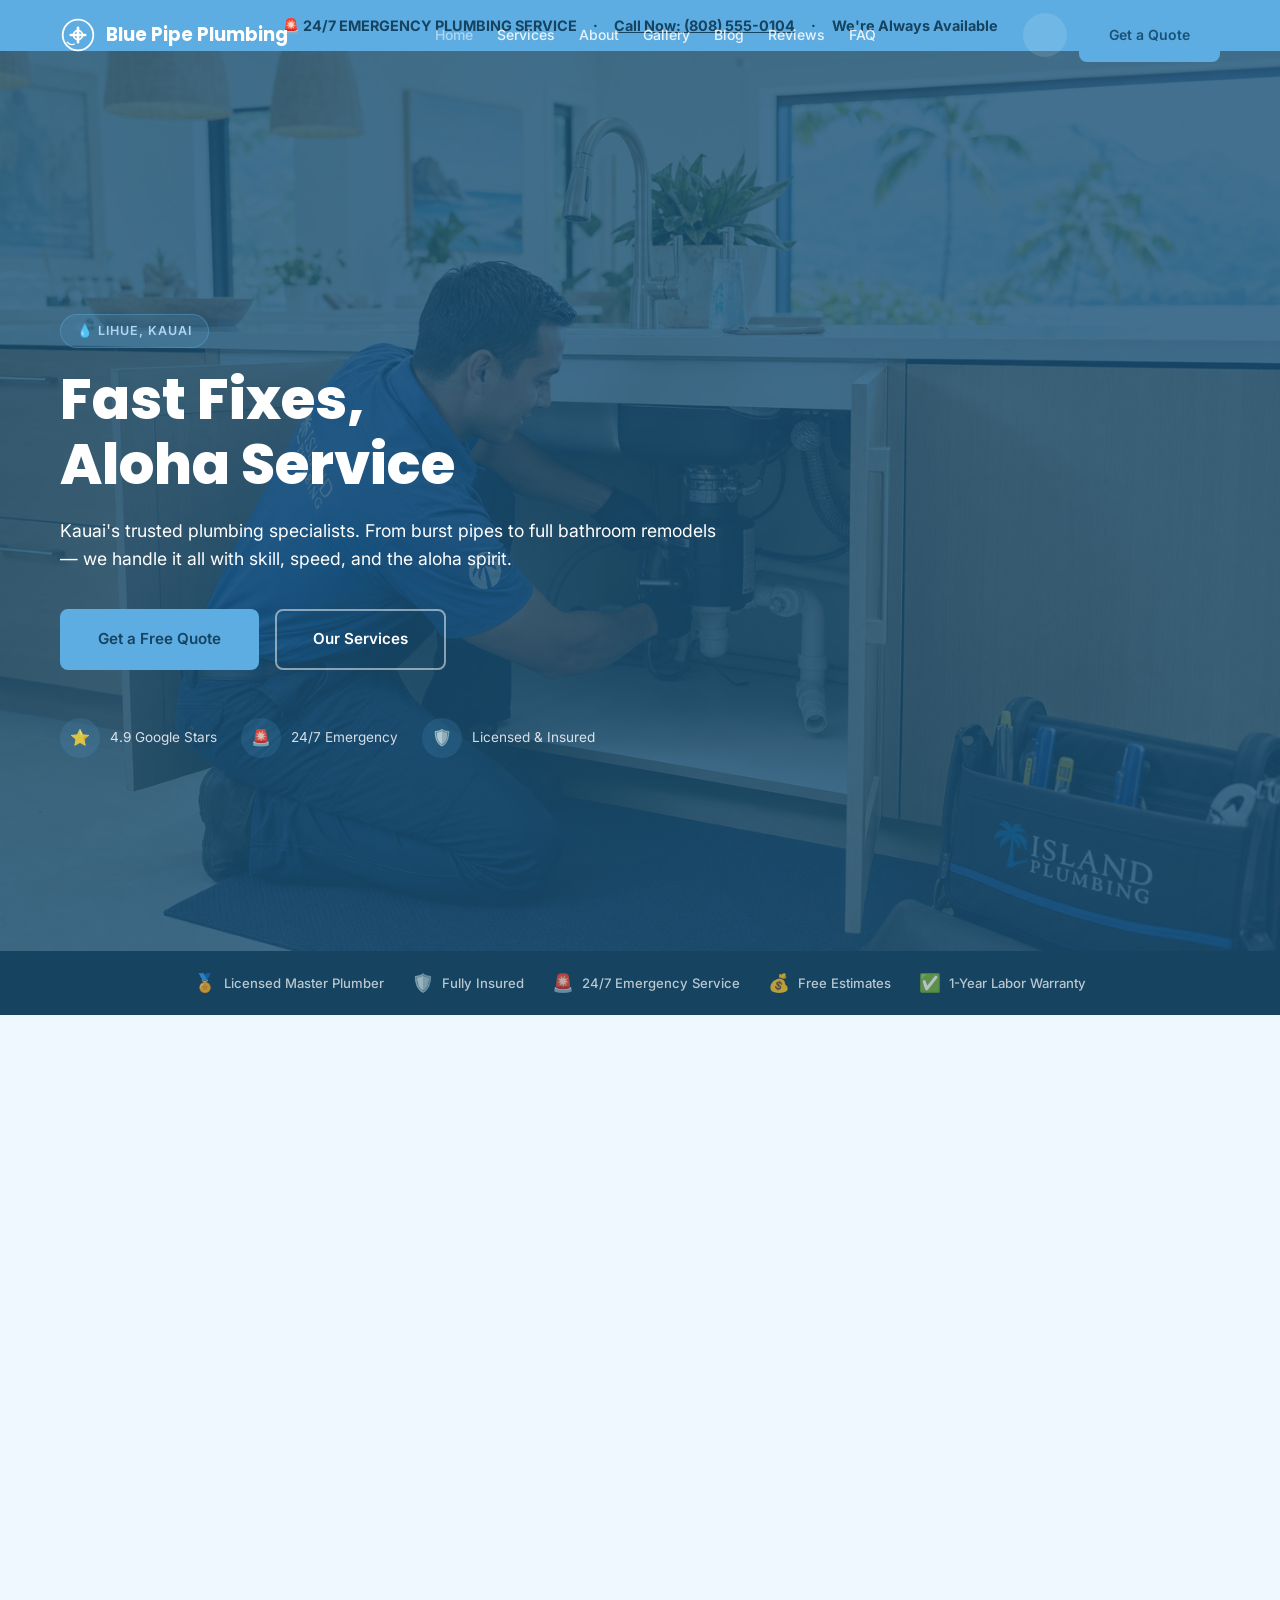
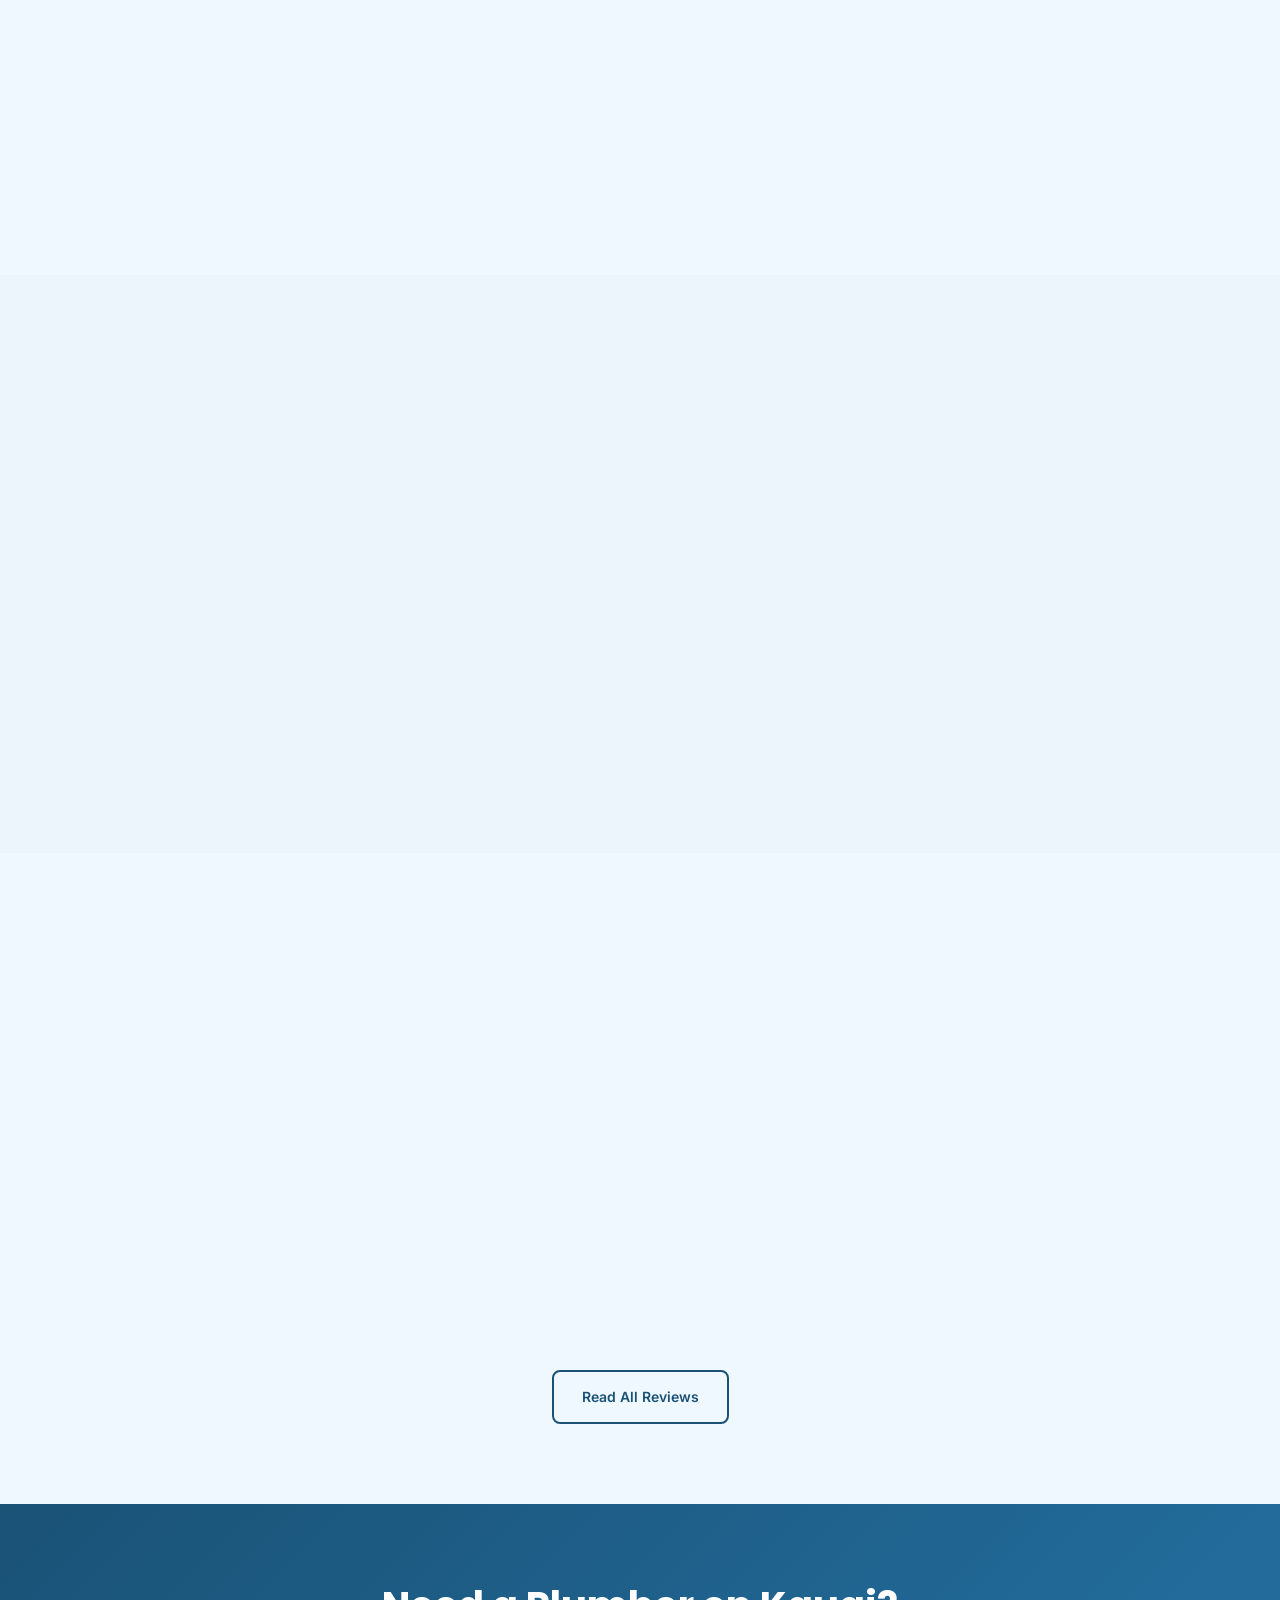
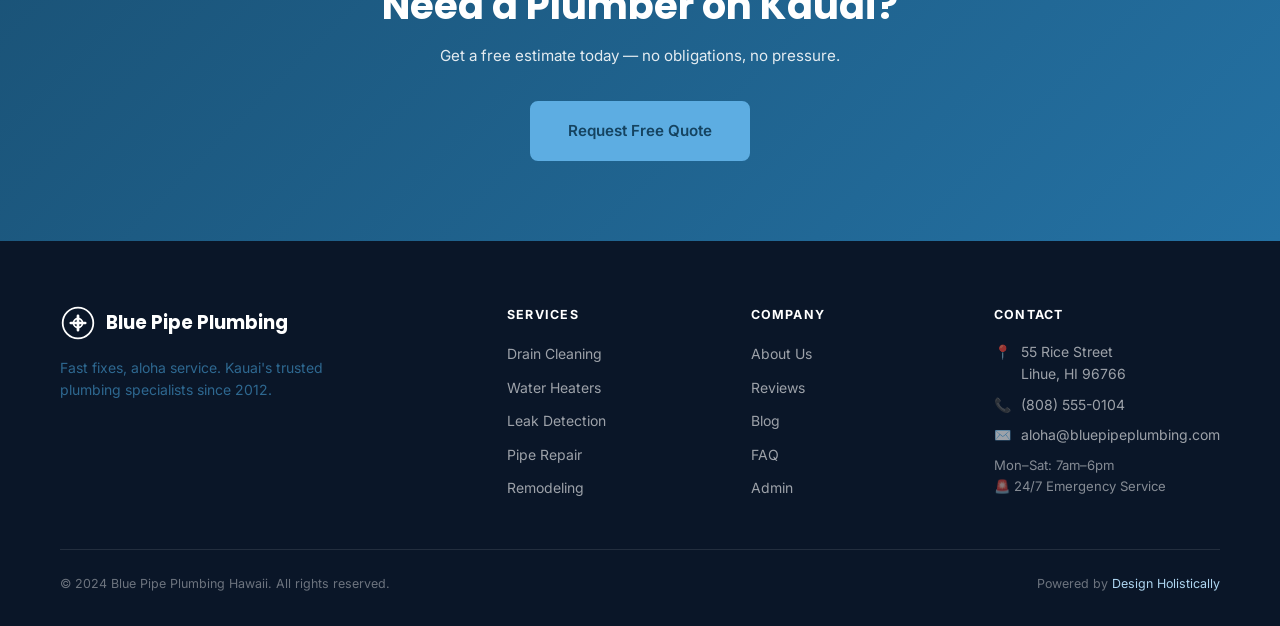
<file: index.html>
<!DOCTYPE html>
<html lang="en" data-theme="light">
<head>
  <meta charset="UTF-8"><meta name="viewport" content="width=device-width, initial-scale=1.0">
  <title>Home | Blue Pipe Plumbing Hawaii — Lihue, Kauai</title>
  <meta name="description" content="Blue Pipe Plumbing provides fast, reliable plumbing services in Lihue, Kauai. Drain cleaning, water heaters, leak detection, and 24/7 emergency service.">
  <meta property="og:title" content="Home | Blue Pipe Plumbing Hawaii">
  <meta property="og:image" content="images/hero.png">
  <link rel="icon" href="data:image/svg+xml,<svg xmlns='http://www.w3.org/2000/svg' viewBox='0 0 32 32'><text y='28' font-size='28'>🔵</text></svg>">
  <link rel="stylesheet" href="css/style.css">
  <script type="application/ld+json">
  {"@context":"https://schema.org","@type":"Plumber","name":"Blue Pipe Plumbing Hawaii","description":"Fast, reliable plumbing services in Lihue, Kauai. Emergency service available 24/7.","telephone":"(808) 555-0104","address":{"@type":"PostalAddress","streetAddress":"55 Rice Street","addressLocality":"Lihue","addressRegion":"HI","postalCode":"96766","addressCountry":"US"},"openingHours":["Mo-Sa 07:00-18:00"]}
  </script>
  <link rel="icon" type="image/x-icon" href="images/favicon.ico">
  <link rel="icon" type="image/png" sizes="32x32" href="images/favicon-32x32.png">
  <link rel="icon" type="image/png" sizes="16x16" href="images/favicon-16x16.png">
  <link rel="apple-touch-icon" sizes="180x180" href="images/apple-touch-icon.png">
</head>
<body class="page-wrapper">
  <header class="header">
    <nav class="nav container">
      <a href="index.html" class="nav-logo">
        <svg viewBox="0 0 40 40" fill="none" width="36" height="36" aria-label="Blue Pipe Plumbing">
          <circle cx="20" cy="20" r="17" stroke="currentColor" stroke-width="2"/>
          <path d="M12 20 h16 M20 12 v16" stroke="currentColor" stroke-width="3" stroke-linecap="round"/>
          <circle cx="20" cy="20" r="5" stroke="currentColor" stroke-width="2" fill="none"/>
          <path d="M8 28 Q12 32 16 30" stroke="currentColor" stroke-width="1.5" stroke-linecap="round" fill="none"/>
        </svg>
        Blue Pipe Plumbing
      </a>
      <ul class="nav-links">
        <li><a href="index.html" class='active'>Home</a></li>
        <li><a href="services.html" >Services</a></li>
        <li><a href="about.html" >About</a></li>
        <li><a href="gallery.html" >Gallery</a></li>
        <li><a href="blog.html" >Blog</a></li>
        <li><a href="reviews.html" >Reviews</a></li>
        <li><a href="faq.html" >FAQ</a></li>
      </ul>
      <div class="nav-actions">
        <button class="btn-theme" id="themeToggle" aria-label="Toggle dark mode"></button>
        <a href="booking.html" class="btn btn-nav">Get a Quote</a>
        <button class="hamburger" id="hamburger" aria-label="Menu"><span></span><span></span><span></span></button>
      </div>
    </nav>
  </header>
  <nav class="mobile-nav">
    <a href="index.html">Home</a><a href="services.html">Services</a><a href="about.html">About</a>
    <a href="gallery.html">Gallery</a><a href="blog.html">Blog</a><a href="booking.html" style="color:var(--accent)">Get a Quote</a>
  </nav>
  <div class="emergency-band"><div class="container"><div class="emergency-band-inner"><span>🚨 24/7 EMERGENCY PLUMBING SERVICE</span><span>·</span><a href="tel:8085550104">Call Now: (808) 555-0104</a><span>·</span><span>We're Always Available</span></div></div></div>
  <section class="hero"><div class="hero-bg"><img src="images/hero.png" alt="Blue Pipe Plumbing Hawaii" loading="eager" style="width:100%;height:100%;object-fit:cover;position:absolute;inset:0;"></div><div class="container"><div class="hero-content">
    <div class="hero-tag">💧 Lihue, Kauai</div>
    <h1>Fast Fixes,<br>Aloha Service</h1>
    <p class="lead">Kauai's trusted plumbing specialists. From burst pipes to full bathroom remodels — we handle it all with skill, speed, and the aloha spirit.</p>
    <div class="hero-actions"><a href="booking.html" class="btn btn-primary btn-lg">Get a Free Quote</a><a href="services.html" class="btn btn-outline-light btn-lg">Our Services</a></div>
    <div class="hero-badges">
      <div class="hero-badge"><div class="hero-badge-icon">⭐</div><span>4.9 Google Stars</span></div>
      <div class="hero-badge"><div class="hero-badge-icon">🚨</div><span>24/7 Emergency</span></div>
      <div class="hero-badge"><div class="hero-badge-icon">🛡️</div><span>Licensed & Insured</span></div>
    </div>
  </div></div></section>
  <div class="trust-strip"><div class="container"><div class="trust-items">
    <div class="trust-item"><span>🏅</span> Licensed Master Plumber</div>
    <div class="trust-item"><span>🛡️</span> Fully Insured</div>
    <div class="trust-item"><span>🚨</span> 24/7 Emergency Service</div>
    <div class="trust-item"><span>💰</span> Free Estimates</div>
    <div class="trust-item"><span>✅</span> 1-Year Labor Warranty</div>
  </div></div></div>
  <section class="section"><div class="container">
    <div class="section-header fade-up"><span class="section-tag">What We Do</span><h2>Complete Plumbing Solutions</h2><p>From emergency repairs to planned remodels, our team handles every plumbing need on Kauai with expertise and care.</p></div>
    <div class="services-grid">
      <div class="service-card fade-up fade-up-delay-1"><div class="service-icon">🌀</div><h3>Drain Cleaning</h3><p>Hydro jetting, snake service, and complete drain restoration for clogs of any severity.</p></div>
      <div class="service-card fade-up fade-up-delay-2"><div class="service-icon">♨️</div><h3>Water Heaters</h3><p>Tank and tankless installation, repair, and maintenance. Including solar-assisted systems for island homes.</p></div>
      <div class="service-card fade-up fade-up-delay-3"><div class="service-icon">🔍</div><h3>Leak Detection</h3><p>Electronic leak detection technology to find hidden leaks without destructive investigation.</p></div>
      <div class="service-card fade-up fade-up-delay-1"><div class="service-icon">🔧</div><h3>Pipe Repair</h3><p>Emergency burst pipe repair, re-piping, and trenchless pipe replacement with minimal disruption.</p></div>
      <div class="service-card fade-up fade-up-delay-2"><div class="service-icon">🏠</div><h3>Bathroom Remodeling</h3><p>Complete plumbing for bathroom renovations, fixture upgrades, and new construction rough-in.</p></div>
      <div class="service-card fade-up fade-up-delay-3"><div class="service-icon">🚨</div><h3>Emergency Service</h3><p>24/7 emergency response for burst pipes, sewage backups, and any plumbing crisis. We're always here.</p></div>
    </div>
  </div></section>
  <section class="section" style="background:var(--gray-100)"><div class="container">
    <div class="about-story">
      <div class="fade-up"><img src="images/hero.png" alt="Blue Pipe team"></div>
      <div class="fade-up fade-up-delay-2">
        <span class="section-tag">Since 2012</span>
        <h2>Kauai's Most Trusted Plumbers</h2>
        <p style="margin-bottom:16px">Blue Pipe Plumbing was founded by master plumber Keali'i Akana, a Kauai native who spent 10 years working for large plumbing contractors before starting his own company with a simple philosophy: do the work right, treat customers like family, and always be honest about what needs to be done.</p>
        <p style="margin-bottom:32px">Today we're a team of 8 licensed plumbers serving all of Kauai, with special expertise in the unique challenges of island plumbing — hard water, corrosive salt air, and the high demands of Hawaii's tourism-driven vacation rental market.</p>
        <a href="about.html" class="btn btn-primary">Meet Our Team</a>
      </div>
    </div>
  </div></section>
  <section class="section"><div class="container">
    <div class="section-header fade-up"><span class="section-tag">What Customers Say</span><h2>Trusted by Kauai Homeowners</h2></div>
    <div class="testimonials-grid">
      <div class="testimonial-card fade-up fade-up-delay-1"><div class="testimonial-stars">★★★★★</div><p class="testimonial-text">"Pipe burst at 11pm on a Sunday. Called Blue Pipe and they had a plumber at my door within 45 minutes. The repair was clean, fast, and fairly priced. These guys are the real deal."</p><div class="testimonial-author"><img class="testimonial-avatar" src="images/avatar-1.png" alt="Mike L."><div><div class="testimonial-name">Mike Lau</div><div class="testimonial-loc">Kapaa, Kauai</div></div></div></div>
      <div class="testimonial-card fade-up fade-up-delay-2"><div class="testimonial-stars">★★★★★</div><p class="testimonial-text">"Our water bill jumped $200 in one month. Blue Pipe found a slab leak we had no idea about using electronic detection — no jackhammering the floor. Fixed it in one day. Incredible service."</p><div class="testimonial-author"><img class="testimonial-avatar" src="images/avatar-2.png" alt="Sandra K."><div><div class="testimonial-name">Sandra Kawakami</div><div class="testimonial-loc">Lihue, Kauai</div></div></div></div>
      <div class="testimonial-card fade-up fade-up-delay-3"><div class="testimonial-stars">★★★★★</div><p class="testimonial-text">"Had Blue Pipe install a new tankless water heater. Keali'i personally came out, explained the options, and completed the installation the next day. Exactly what we needed for our vacation rental."</p><div class="testimonial-author"><img class="testimonial-avatar" src="images/avatar-3.png" alt="Tom N."><div><div class="testimonial-name">Tom Nakamura</div><div class="testimonial-loc">Poipu, Kauai</div></div></div></div>
    </div>
    <div class="text-center mt-32"><a href="reviews.html" class="btn btn-outline">Read All Reviews</a></div>
  </div></section>
  <div class="cta-band"><div class="container"><h2 style="color:#fff">Need a Plumber on Kauai?</h2><p>Get a free estimate today — no obligations, no pressure.</p><a href="booking.html" class="btn btn-primary btn-lg">Request Free Quote</a></div></div>

  <footer class="footer"><div class="container">
    <div class="footer-grid">
      <div class="footer-brand">
        <a href="index.html" class="nav-logo" style="color:#fff"><svg viewBox="0 0 40 40" fill="none" width="32" height="32"><circle cx="20" cy="20" r="17" stroke="currentColor" stroke-width="2"/><path d="M12 20 h16 M20 12 v16" stroke="currentColor" stroke-width="3" stroke-linecap="round"/><circle cx="20" cy="20" r="5" stroke="currentColor" stroke-width="2" fill="none"/></svg>Blue Pipe Plumbing</a>
        <p>Fast fixes, aloha service. Kauai's trusted plumbing specialists since 2012.</p>
      </div>
      <div><p class="footer-heading">Services</p><ul class="footer-links"><li><a href="services.html">Drain Cleaning</a></li><li><a href="services.html">Water Heaters</a></li><li><a href="services.html">Leak Detection</a></li><li><a href="services.html">Pipe Repair</a></li><li><a href="services.html">Remodeling</a></li></ul></div>
      <div><p class="footer-heading">Company</p><ul class="footer-links"><li><a href="about.html">About Us</a></li><li><a href="reviews.html">Reviews</a></li><li><a href="blog.html">Blog</a></li><li><a href="faq.html">FAQ</a></li><li><a href="admin.html">Admin</a></li></ul></div>
      <div><p class="footer-heading">Contact</p>
        <div class="footer-contact-item"><span>📍</span><span>55 Rice Street<br>Lihue, HI 96766</span></div>
        <div class="footer-contact-item"><span>📞</span><a href="tel:8085550104">(808) 555-0104</a></div>
        <div class="footer-contact-item"><span>✉️</span><a href="mailto:aloha@bluepipeplumbing.com">aloha@bluepipeplumbing.com</a></div>
        <div style="margin-top:8px;font-size:0.82rem;color:rgba(255,255,255,0.5)">Mon–Sat: 7am–6pm<br>🚨 24/7 Emergency Service</div>
      </div>
    </div>
    <div class="footer-bottom">
      <p>© 2024 Blue Pipe Plumbing Hawaii. All rights reserved.</p>
      <p class="powered-by">Powered by <a href="https://designholistically.com" target="_blank">Design Holistically</a></p>
    </div>
  </div></footer>
  <button class="back-to-top" id="backToTop" aria-label="Back to top">↑</button><script src="js/main.js"></script></body></html>
</file>
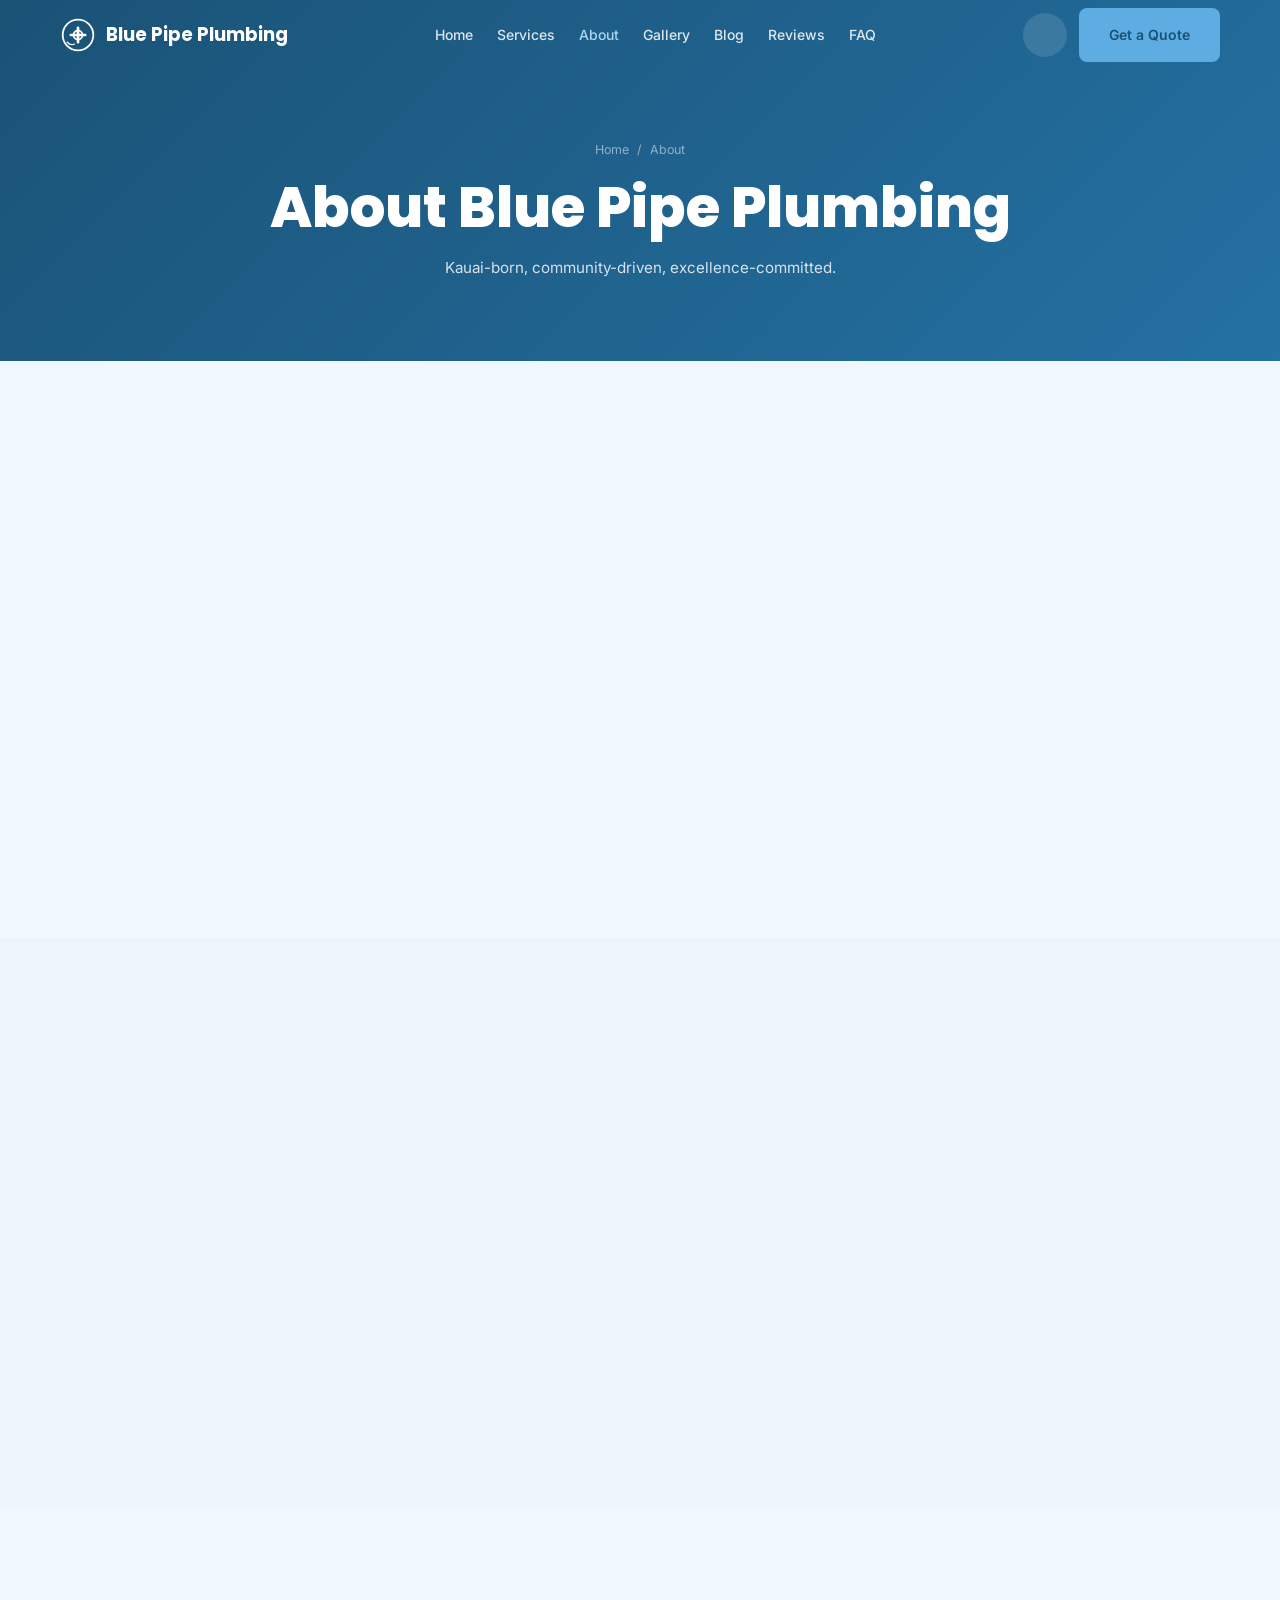
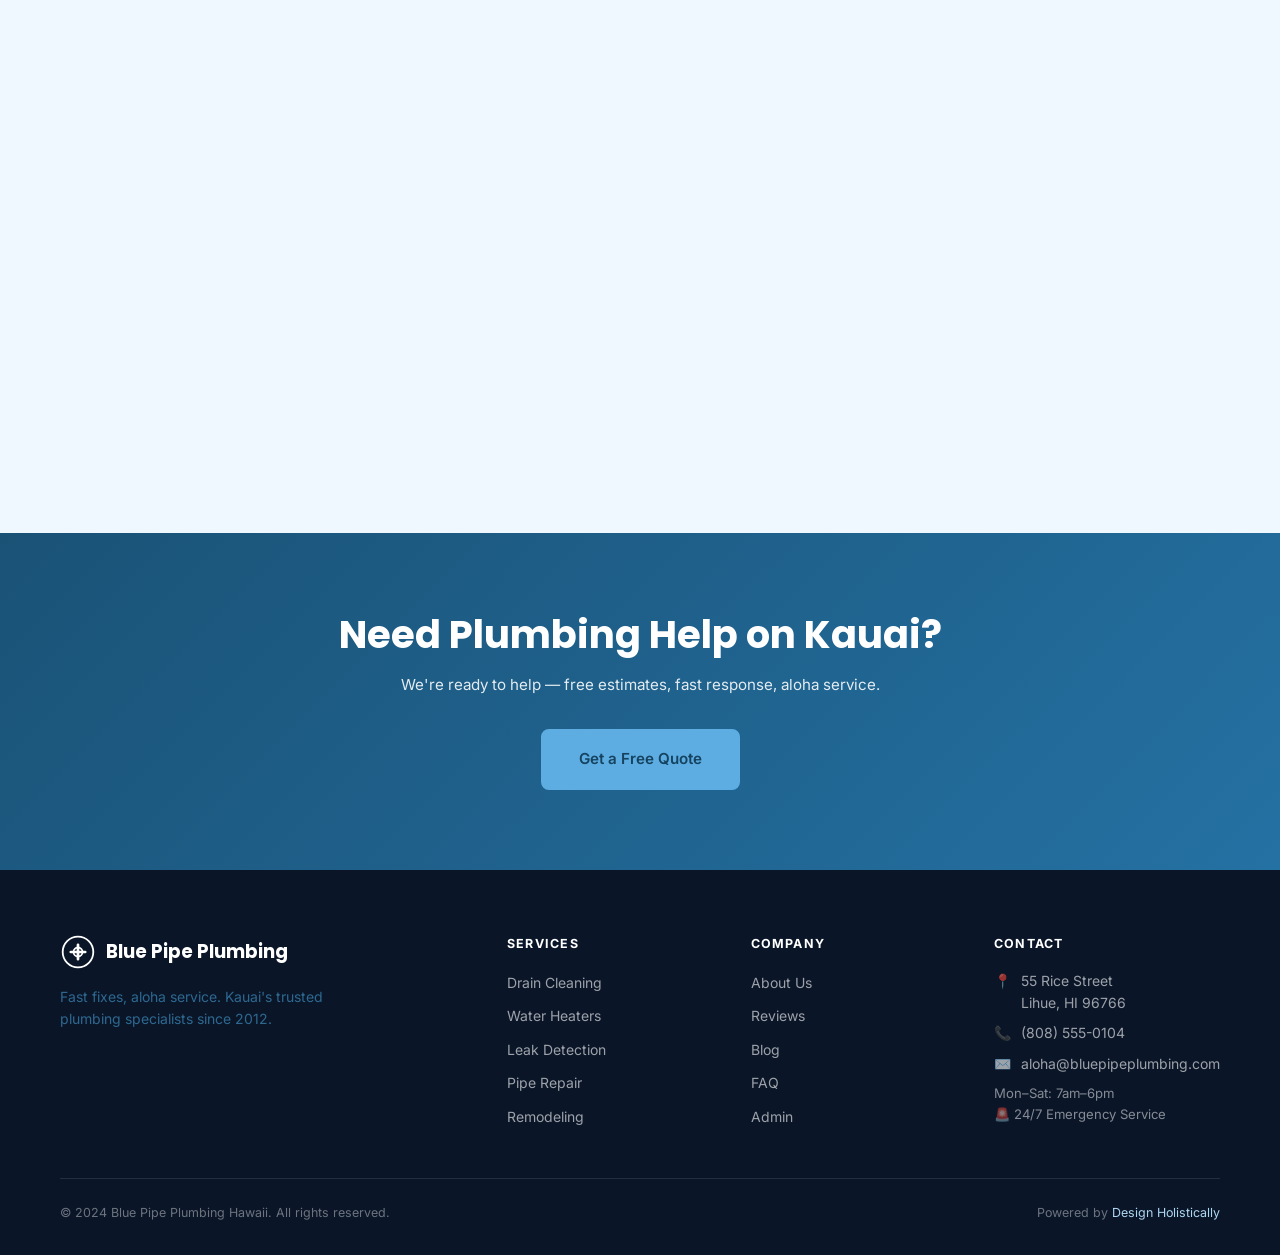
<file: about.html>
<!DOCTYPE html>
<html lang="en" data-theme="light">
<head>
  <meta charset="UTF-8"><meta name="viewport" content="width=device-width, initial-scale=1.0">
  <title>About | Blue Pipe Plumbing Hawaii — Lihue, Kauai</title>
  <meta name="description" content="Blue Pipe Plumbing provides fast, reliable plumbing services in Lihue, Kauai. Drain cleaning, water heaters, leak detection, and 24/7 emergency service.">
  <meta property="og:title" content="About | Blue Pipe Plumbing Hawaii">
  <meta property="og:image" content="images/hero.png">
  <link rel="icon" href="data:image/svg+xml,<svg xmlns='http://www.w3.org/2000/svg' viewBox='0 0 32 32'><text y='28' font-size='28'>🔵</text></svg>">
  <link rel="stylesheet" href="css/style.css">
  <script type="application/ld+json">
  {"@context":"https://schema.org","@type":"Plumber","name":"Blue Pipe Plumbing Hawaii","description":"Fast, reliable plumbing services in Lihue, Kauai. Emergency service available 24/7.","telephone":"(808) 555-0104","address":{"@type":"PostalAddress","streetAddress":"55 Rice Street","addressLocality":"Lihue","addressRegion":"HI","postalCode":"96766","addressCountry":"US"},"openingHours":["Mo-Sa 07:00-18:00"]}
  </script>
  <link rel="icon" type="image/x-icon" href="images/favicon.ico">
  <link rel="icon" type="image/png" sizes="32x32" href="images/favicon-32x32.png">
  <link rel="icon" type="image/png" sizes="16x16" href="images/favicon-16x16.png">
  <link rel="apple-touch-icon" sizes="180x180" href="images/apple-touch-icon.png">
</head>
<body class="page-wrapper">
  <header class="header">
    <nav class="nav container">
      <a href="index.html" class="nav-logo">
        <svg viewBox="0 0 40 40" fill="none" width="36" height="36" aria-label="Blue Pipe Plumbing">
          <circle cx="20" cy="20" r="17" stroke="currentColor" stroke-width="2"/>
          <path d="M12 20 h16 M20 12 v16" stroke="currentColor" stroke-width="3" stroke-linecap="round"/>
          <circle cx="20" cy="20" r="5" stroke="currentColor" stroke-width="2" fill="none"/>
          <path d="M8 28 Q12 32 16 30" stroke="currentColor" stroke-width="1.5" stroke-linecap="round" fill="none"/>
        </svg>
        Blue Pipe Plumbing
      </a>
      <ul class="nav-links">
        <li><a href="index.html" >Home</a></li>
        <li><a href="services.html" >Services</a></li>
        <li><a href="about.html" class='active'>About</a></li>
        <li><a href="gallery.html" >Gallery</a></li>
        <li><a href="blog.html" >Blog</a></li>
        <li><a href="reviews.html" >Reviews</a></li>
        <li><a href="faq.html" >FAQ</a></li>
      </ul>
      <div class="nav-actions">
        <button class="btn-theme" id="themeToggle" aria-label="Toggle dark mode"></button>
        <a href="booking.html" class="btn btn-nav">Get a Quote</a>
        <button class="hamburger" id="hamburger" aria-label="Menu"><span></span><span></span><span></span></button>
      </div>
    </nav>
  </header>
  <nav class="mobile-nav">
    <a href="index.html">Home</a><a href="services.html">Services</a><a href="about.html">About</a>
    <a href="gallery.html">Gallery</a><a href="blog.html">Blog</a><a href="booking.html" style="color:var(--accent)">Get a Quote</a>
  </nav>
  <div class="page-hero"><div class="container"><nav class="breadcrumb"><a href="index.html">Home</a><span>/</span><span>About</span></nav><h1>About Blue Pipe Plumbing</h1><p>Kauai-born, community-driven, excellence-committed.</p></div></div>
  <section class="section"><div class="container"><div class="about-story">
    <div class="fade-up"><span class="section-tag">Est. 2012</span>
      <h2>Born from Kauai, Built for Kauai</h2>
      <p style="margin-bottom:16px">Keali'i Akana grew up in Lihue watching his father fix things — water heaters, leaky pipes, the stuff that makes a home work. After earning his Master Plumber license and spending a decade in larger operations, Keali'i saw an opportunity to build something Kauai was missing: a plumbing company run with genuine aloha — honest pricing, clear communication, and a team that actually cares.</p>
      <p>Blue Pipe Plumbing launched in 2012 with one truck and one employee. Today we operate a fleet of 6 service vehicles and a team of 8 licensed plumbers. We've earned our reputation one job at a time, and we protect it with every call we answer.</p>
    </div>
    <div class="fade-up fade-up-delay-2"><img src="images/about.png" alt="Keali'i Akana"></div>
  </div></div></section>
  <section class="section" style="background:var(--gray-100)"><div class="container">
    <div class="section-header fade-up"><span class="section-tag">Our Values</span><h2>What We Stand For</h2></div>
    <div class="values-grid">
      <div class="value-card fade-up fade-up-delay-1"><div class="value-icon">💧</div><h3>Water Wisdom</h3><p>On an island, every drop matters. We always recommend water-efficient solutions and help clients reduce consumption.</p></div>
      <div class="value-card fade-up fade-up-delay-2"><div class="value-icon">🤝</div><h3>Total Honesty</h3><p>We tell you what you need, not what costs the most. Our estimates are free and our explanations are in plain English.</p></div>
      <div class="value-card fade-up fade-up-delay-3"><div class="value-icon">⚡</div><h3>Real Urgency</h3><p>A plumbing emergency is our emergency too. When you call at 2am, you get a real person who sends a real plumber.</p></div>
      <div class="value-card fade-up" style="transition-delay:0.4s"><div class="value-icon">🌺</div><h3>Kauai Pride</h3><p>We hire locally, buy locally, and invest in Kauai's community through youth programs and charitable giving.</p></div>
    </div>
  </div></section>
  <section class="section"><div class="container">
    <div class="section-header fade-up"><span class="section-tag">The Team</span><h2>Our Licensed Plumbers</h2></div>
    <div class="team-grid">
      <div class="team-card fade-up fade-up-delay-1"><img class="team-img" src="images/avatar-1.png" alt="Keali'i Akana"><div class="team-name">Keali'i Akana</div><div class="team-role">Master Plumber & Founder</div></div>
      <div class="team-card fade-up fade-up-delay-2"><img class="team-img" src="images/avatar-2.png" alt="Marcus Pang"><div class="team-name">Marcus Pang</div><div class="team-role">Lead Plumber</div></div>
      <div class="team-card fade-up fade-up-delay-3"><img class="team-img" src="images/avatar-3.png" alt="Ana Rodrigues"><div class="team-name">Ana Rodrigues</div><div class="team-role">Water Heater Specialist</div></div>
      <div class="team-card fade-up" style="transition-delay:0.4s"><img class="team-img" src="images/avatar-1.png" alt="Liko Kahananui"><div class="team-name">Liko Kahananui</div><div class="team-role">Service Manager</div></div>
    </div>
  </div></section>
  <div class="cta-band"><div class="container"><h2 style="color:#fff">Need Plumbing Help on Kauai?</h2><p>We're ready to help — free estimates, fast response, aloha service.</p><a href="booking.html" class="btn btn-primary btn-lg">Get a Free Quote</a></div></div>

  <footer class="footer"><div class="container">
    <div class="footer-grid">
      <div class="footer-brand">
        <a href="index.html" class="nav-logo" style="color:#fff"><svg viewBox="0 0 40 40" fill="none" width="32" height="32"><circle cx="20" cy="20" r="17" stroke="currentColor" stroke-width="2"/><path d="M12 20 h16 M20 12 v16" stroke="currentColor" stroke-width="3" stroke-linecap="round"/><circle cx="20" cy="20" r="5" stroke="currentColor" stroke-width="2" fill="none"/></svg>Blue Pipe Plumbing</a>
        <p>Fast fixes, aloha service. Kauai's trusted plumbing specialists since 2012.</p>
      </div>
      <div><p class="footer-heading">Services</p><ul class="footer-links"><li><a href="services.html">Drain Cleaning</a></li><li><a href="services.html">Water Heaters</a></li><li><a href="services.html">Leak Detection</a></li><li><a href="services.html">Pipe Repair</a></li><li><a href="services.html">Remodeling</a></li></ul></div>
      <div><p class="footer-heading">Company</p><ul class="footer-links"><li><a href="about.html">About Us</a></li><li><a href="reviews.html">Reviews</a></li><li><a href="blog.html">Blog</a></li><li><a href="faq.html">FAQ</a></li><li><a href="admin.html">Admin</a></li></ul></div>
      <div><p class="footer-heading">Contact</p>
        <div class="footer-contact-item"><span>📍</span><span>55 Rice Street<br>Lihue, HI 96766</span></div>
        <div class="footer-contact-item"><span>📞</span><a href="tel:8085550104">(808) 555-0104</a></div>
        <div class="footer-contact-item"><span>✉️</span><a href="mailto:aloha@bluepipeplumbing.com">aloha@bluepipeplumbing.com</a></div>
        <div style="margin-top:8px;font-size:0.82rem;color:rgba(255,255,255,0.5)">Mon–Sat: 7am–6pm<br>🚨 24/7 Emergency Service</div>
      </div>
    </div>
    <div class="footer-bottom">
      <p>© 2024 Blue Pipe Plumbing Hawaii. All rights reserved.</p>
      <p class="powered-by">Powered by <a href="https://designholistically.com" target="_blank">Design Holistically</a></p>
    </div>
  </div></footer>
  <button class="back-to-top" id="backToTop" aria-label="Back to top">↑</button><script src="js/main.js"></script></body></html>
</file>
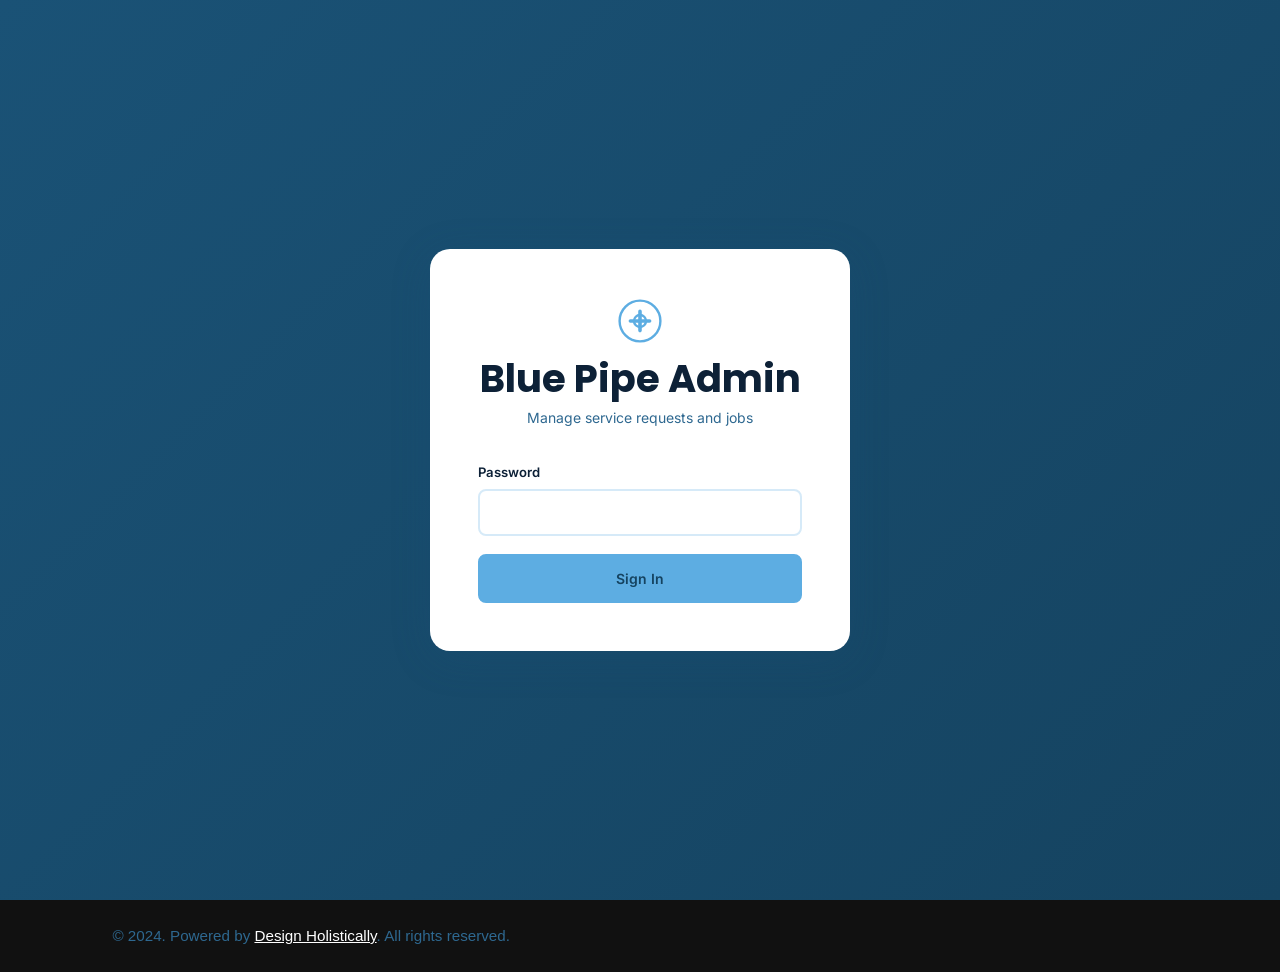
<file: admin.html>
<!DOCTYPE html>
<html lang="en" data-theme="light">
<head>
  <meta charset="UTF-8"><meta name="viewport" content="width=device-width, initial-scale=1.0">
  <title>Admin | Blue Pipe Plumbing Hawaii — Lihue, Kauai</title>
  <meta name="description" content="Blue Pipe Plumbing provides fast, reliable plumbing services in Lihue, Kauai. Drain cleaning, water heaters, leak detection, and 24/7 emergency service.">
  <meta property="og:title" content="Admin | Blue Pipe Plumbing Hawaii">
  <meta property="og:image" content="images/hero.png">
  <link rel="icon" href="data:image/svg+xml,<svg xmlns='http://www.w3.org/2000/svg' viewBox='0 0 32 32'><text y='28' font-size='28'>🔵</text></svg>">
  <link rel="stylesheet" href="css/style.css">
  <script type="application/ld+json">
  {"@context":"https://schema.org","@type":"Plumber","name":"Blue Pipe Plumbing Hawaii","description":"Fast, reliable plumbing services in Lihue, Kauai. Emergency service available 24/7.","telephone":"(808) 555-0104","address":{"@type":"PostalAddress","streetAddress":"55 Rice Street","addressLocality":"Lihue","addressRegion":"HI","postalCode":"96766","addressCountry":"US"},"openingHours":["Mo-Sa 07:00-18:00"]}
  </script>
  <link rel="icon" type="image/x-icon" href="images/favicon.ico">
  <link rel="icon" type="image/png" sizes="32x32" href="images/favicon-32x32.png">
  <link rel="icon" type="image/png" sizes="16x16" href="images/favicon-16x16.png">
  <link rel="apple-touch-icon" sizes="180x180" href="images/apple-touch-icon.png">
</head>
<body class="page-wrapper">
<body>
  <div class="admin-login" id="adminLogin">
    <div class="admin-login-box">
      <div style="text-align:center;margin-bottom:32px">
        <svg viewBox="0 0 40 40" fill="none" width="48" height="48" style="margin:0 auto;display:block;color:var(--accent)"><circle cx="20" cy="20" r="17" stroke="currentColor" stroke-width="2"/><path d="M12 20 h16 M20 12 v16" stroke="currentColor" stroke-width="3" stroke-linecap="round"/><circle cx="20" cy="20" r="5" stroke="currentColor" stroke-width="2" fill="none"/></svg>
        <h2 style="margin-top:12px">Blue Pipe Admin</h2>
        <p style="font-size:0.875rem;color:var(--text-light);margin-top:6px">Manage service requests and jobs</p>
      </div>
      <form id="adminLoginForm">
        <div class="form-group"><label>Password</label><input type="password" id="adminPassword" required></div>
        <div id="adminError" style="color:#E74C3C;font-size:0.875rem;margin-bottom:12px"></div>
        <button type="submit" class="btn btn-primary" style="width:100%">Sign In</button>
      </form>
    </div>
  </div>
  <div class="admin-panel" id="adminPanel">
    <div class="admin-header"><span style="color:#fff;font-family:var(--font-display);font-weight:700">Blue Pipe Plumbing Admin</span><a href="index.html" style="color:rgba(255,255,255,0.7);font-size:0.875rem">View Site</a></div>
    <div class="admin-content">
      <h2 style="margin-bottom:24px">Dashboard</h2>
      <div class="stats-grid">
        <div class="stat-card"><div class="stat-value">22</div><div class="stat-label">Jobs This Week</div></div>
        <div class="stat-card"><div class="stat-value">3</div><div class="stat-label">Emergency Calls</div></div>
        <div class="stat-card"><div class="stat-value">$9,800</div><div class="stat-label">Weekly Revenue</div></div>
        <div class="stat-card"><div class="stat-value">11</div><div class="stat-label">Quote Requests</div></div>
      </div>
      <div class="admin-section">
        <div class="admin-section-title">Service Requests</div>
        <table class="admin-table"><thead><tr><th>Customer</th><th>Service</th><th>Date</th><th>Time</th><th>Status</th></tr></thead><tbody>
          <tr><td>Mike Lau</td><td>Drain Cleaning</td><td>Jul 1</td><td>9:00 AM</td><td><span class="badge badge-confirmed">Confirmed</span></td></tr>
          <tr><td>Sandra Kawakami</td><td>Leak Detection</td><td>Jul 1</td><td>11:00 AM</td><td><span class="badge badge-pending">Pending</span></td></tr>
          <tr><td>Tom Nakamura</td><td>Tankless WH Install</td><td>Jul 2</td><td>8:00 AM</td><td><span class="badge badge-confirmed">Confirmed</span></td></tr>
          <tr><td>Rachel Hooper</td><td>Emergency Pipe</td><td>Jun 30</td><td>ASAP</td><td><span class="badge badge-confirmed">Completed</span></td></tr>
        </tbody></table>
      </div>
      <div class="admin-section">
        <div class="admin-section-title">New Quote Requests</div>
        <table class="admin-table"><thead><tr><th>Name</th><th>Service</th><th>Address</th><th>Received</th><th>Status</th></tr></thead><tbody>
          <tr><td>David Park</td><td>Bathroom Remodel</td><td>Poipu, Kauai</td><td>Jun 28</td><td><span class="badge badge-new">New</span></td></tr>
          <tr><td>Jennifer Wong</td><td>Water Heater</td><td>Kapaa, Kauai</td><td>Jun 27</td><td><span class="badge badge-new">New</span></td></tr>
          <tr><td>Alan Fernandez</td><td>Re-pipe Quote</td><td>Lihue, Kauai</td><td>Jun 26</td><td><span class="badge badge-confirmed">Called</span></td></tr>
        </tbody></table>
      </div>
    </div>
  </div>
  <link rel="stylesheet" href="css/style.css">
  <script src="js/main.js"></script>

  <!-- Powered by Design Holistically -->
  <footer style="background:#111;color:#aaa;text-align:center;padding:1.5rem;font-size:0.85rem;font-family:sans-serif;">
    <p>&copy; 2024. Powered by <a href="https://designholistically.com" target="_blank" rel="noopener" style="color:#fff;text-decoration:underline;">Design Holistically</a>. All rights reserved.</p>
  </footer>

</body>
</html>
</file>
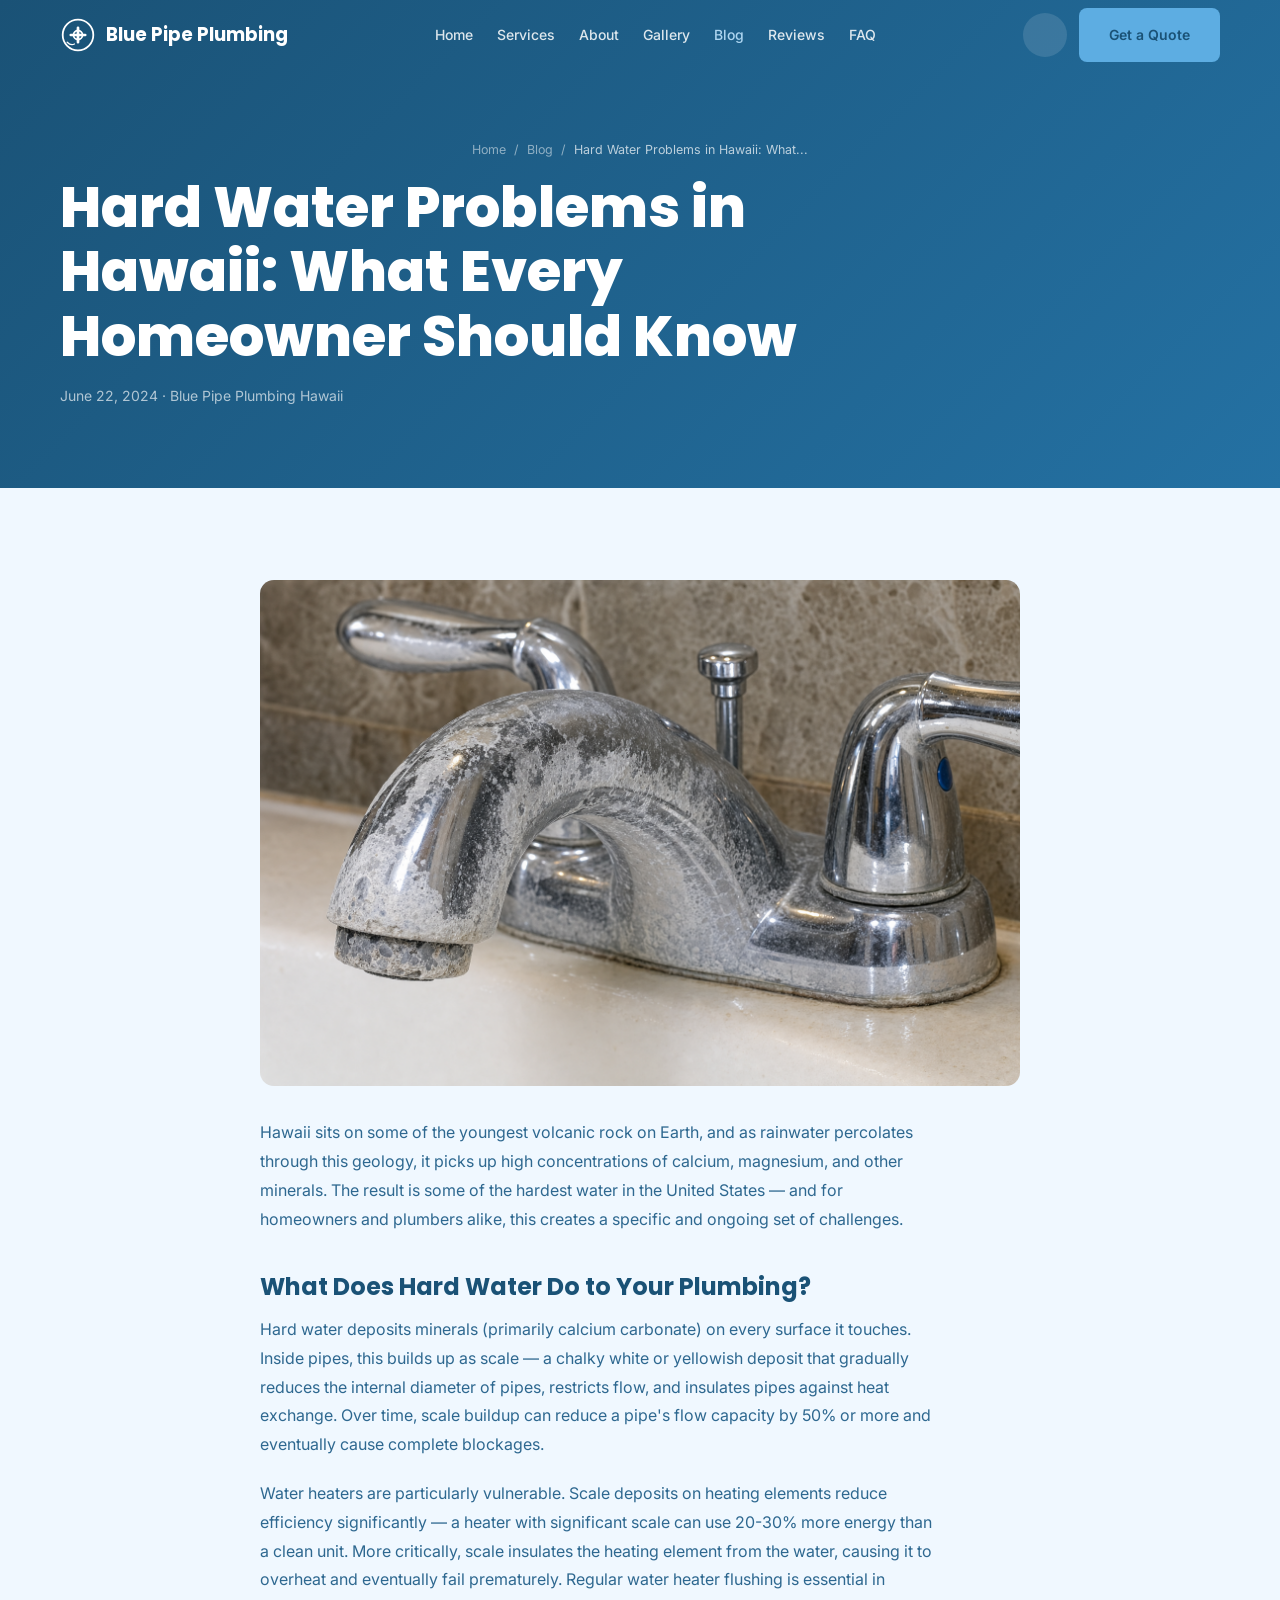
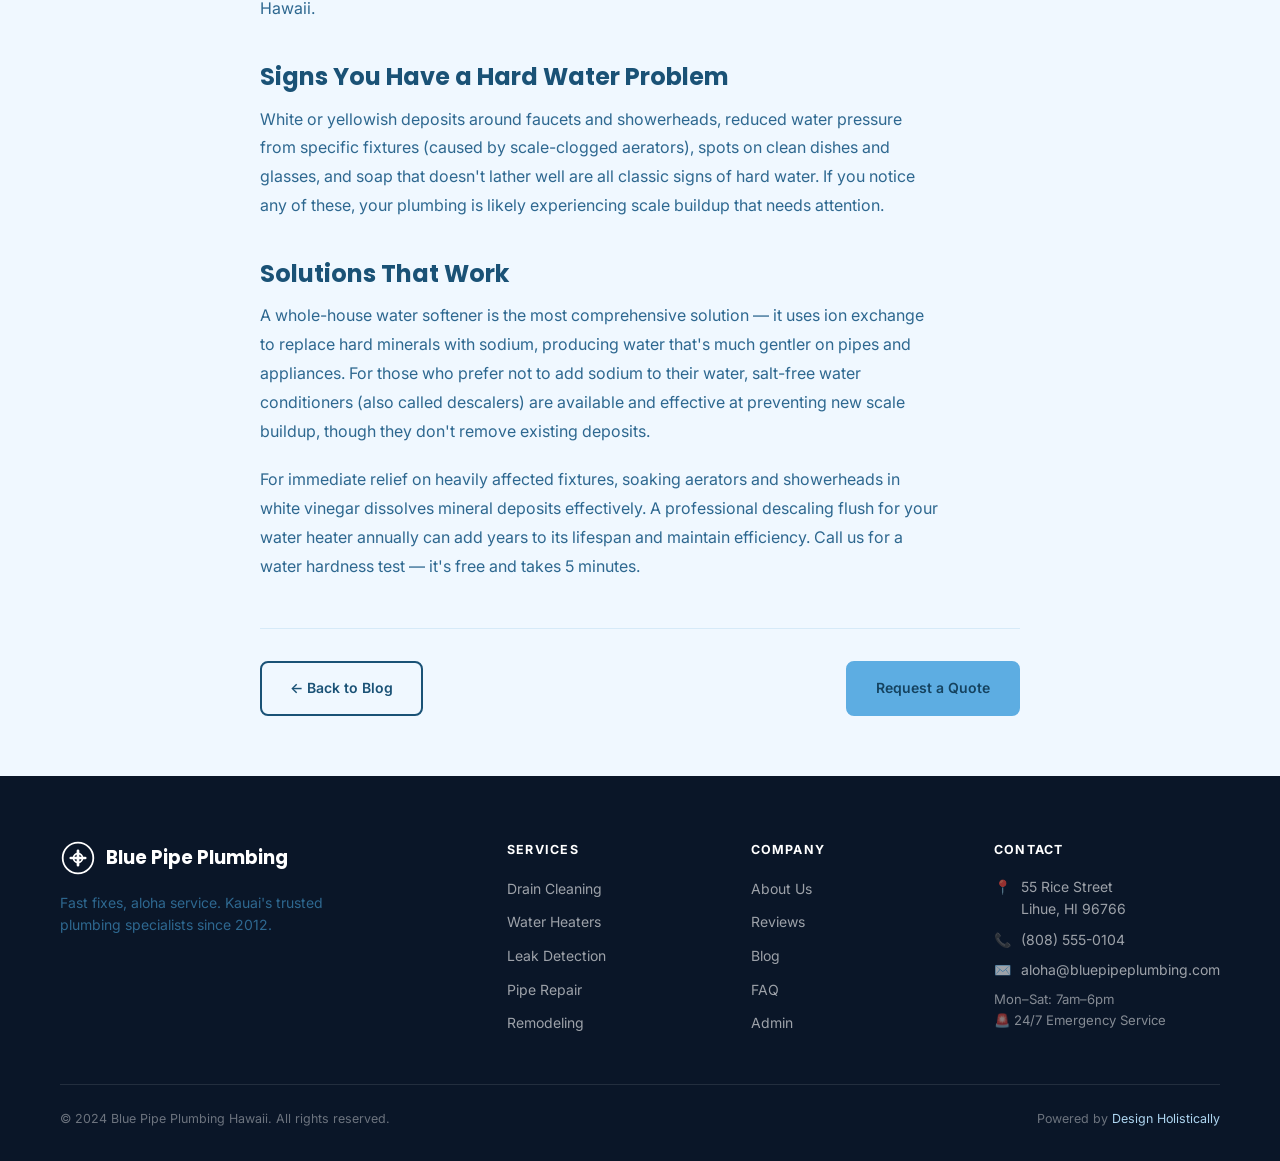
<file: blog-post-1.html>
<!DOCTYPE html>
<html lang="en" data-theme="light">
<head>
  <meta charset="UTF-8"><meta name="viewport" content="width=device-width, initial-scale=1.0">
  <title>Hard Water Problems in Hawaii: What Every Homeowner Should Know | Blue Pipe Plumbing Hawaii — Lihue, Kauai</title>
  <meta name="description" content="Blue Pipe Plumbing provides fast, reliable plumbing services in Lihue, Kauai. Drain cleaning, water heaters, leak detection, and 24/7 emergency service.">
  <meta property="og:title" content="Hard Water Problems in Hawaii: What Every Homeowner Should Know | Blue Pipe Plumbing Hawaii">
  <meta property="og:image" content="images/hero.png">
  <link rel="icon" href="data:image/svg+xml,<svg xmlns='http://www.w3.org/2000/svg' viewBox='0 0 32 32'><text y='28' font-size='28'>🔵</text></svg>">
  <link rel="stylesheet" href="css/style.css">
  <script type="application/ld+json">
  {"@context":"https://schema.org","@type":"Plumber","name":"Blue Pipe Plumbing Hawaii","description":"Fast, reliable plumbing services in Lihue, Kauai. Emergency service available 24/7.","telephone":"(808) 555-0104","address":{"@type":"PostalAddress","streetAddress":"55 Rice Street","addressLocality":"Lihue","addressRegion":"HI","postalCode":"96766","addressCountry":"US"},"openingHours":["Mo-Sa 07:00-18:00"]}
  </script>
  <link rel="icon" type="image/x-icon" href="images/favicon.ico">
  <link rel="icon" type="image/png" sizes="32x32" href="images/favicon-32x32.png">
  <link rel="icon" type="image/png" sizes="16x16" href="images/favicon-16x16.png">
  <link rel="apple-touch-icon" sizes="180x180" href="images/apple-touch-icon.png">
</head>
<body class="page-wrapper">
  <header class="header">
    <nav class="nav container">
      <a href="index.html" class="nav-logo">
        <svg viewBox="0 0 40 40" fill="none" width="36" height="36" aria-label="Blue Pipe Plumbing">
          <circle cx="20" cy="20" r="17" stroke="currentColor" stroke-width="2"/>
          <path d="M12 20 h16 M20 12 v16" stroke="currentColor" stroke-width="3" stroke-linecap="round"/>
          <circle cx="20" cy="20" r="5" stroke="currentColor" stroke-width="2" fill="none"/>
          <path d="M8 28 Q12 32 16 30" stroke="currentColor" stroke-width="1.5" stroke-linecap="round" fill="none"/>
        </svg>
        Blue Pipe Plumbing
      </a>
      <ul class="nav-links">
        <li><a href="index.html" >Home</a></li>
        <li><a href="services.html" >Services</a></li>
        <li><a href="about.html" >About</a></li>
        <li><a href="gallery.html" >Gallery</a></li>
        <li><a href="blog.html" class='active'>Blog</a></li>
        <li><a href="reviews.html" >Reviews</a></li>
        <li><a href="faq.html" >FAQ</a></li>
      </ul>
      <div class="nav-actions">
        <button class="btn-theme" id="themeToggle" aria-label="Toggle dark mode"></button>
        <a href="booking.html" class="btn btn-nav">Get a Quote</a>
        <button class="hamburger" id="hamburger" aria-label="Menu"><span></span><span></span><span></span></button>
      </div>
    </nav>
  </header>
  <nav class="mobile-nav">
    <a href="index.html">Home</a><a href="services.html">Services</a><a href="about.html">About</a>
    <a href="gallery.html">Gallery</a><a href="blog.html">Blog</a><a href="booking.html" style="color:var(--accent)">Get a Quote</a>
  </nav>
  <div class="blog-post-header"><div class="container"><nav class="breadcrumb"><a href="index.html">Home</a><span>/</span><a href="blog.html">Blog</a><span>/</span><span style="color:rgba(255,255,255,0.7)">Hard Water Problems in Hawaii: What...</span></nav><h1 style="max-width:760px">Hard Water Problems in Hawaii: What Every Homeowner Should Know</h1><div class="blog-post-meta">June 22, 2024 · Blue Pipe Plumbing Hawaii</div></div></div>
  <div class="blog-post-content"><img src="images/blog-1.png" alt="Hard Water Problems in Hawaii: What Every Homeowner Should Know">
    <p>Hawaii sits on some of the youngest volcanic rock on Earth, and as rainwater percolates through this geology, it picks up high concentrations of calcium, magnesium, and other minerals. The result is some of the hardest water in the United States — and for homeowners and plumbers alike, this creates a specific and ongoing set of challenges.</p>
    <h2>What Does Hard Water Do to Your Plumbing?</h2>
    <p>Hard water deposits minerals (primarily calcium carbonate) on every surface it touches. Inside pipes, this builds up as scale — a chalky white or yellowish deposit that gradually reduces the internal diameter of pipes, restricts flow, and insulates pipes against heat exchange. Over time, scale buildup can reduce a pipe's flow capacity by 50% or more and eventually cause complete blockages.</p>
    <p>Water heaters are particularly vulnerable. Scale deposits on heating elements reduce efficiency significantly — a heater with significant scale can use 20-30% more energy than a clean unit. More critically, scale insulates the heating element from the water, causing it to overheat and eventually fail prematurely. Regular water heater flushing is essential in Hawaii.</p>
    <h2>Signs You Have a Hard Water Problem</h2>
    <p>White or yellowish deposits around faucets and showerheads, reduced water pressure from specific fixtures (caused by scale-clogged aerators), spots on clean dishes and glasses, and soap that doesn't lather well are all classic signs of hard water. If you notice any of these, your plumbing is likely experiencing scale buildup that needs attention.</p>
    <h2>Solutions That Work</h2>
    <p>A whole-house water softener is the most comprehensive solution — it uses ion exchange to replace hard minerals with sodium, producing water that's much gentler on pipes and appliances. For those who prefer not to add sodium to their water, salt-free water conditioners (also called descalers) are available and effective at preventing new scale buildup, though they don't remove existing deposits.</p>
    <p>For immediate relief on heavily affected fixtures, soaking aerators and showerheads in white vinegar dissolves mineral deposits effectively. A professional descaling flush for your water heater annually can add years to its lifespan and maintain efficiency. Call us for a water hardness test — it's free and takes 5 minutes.</p>
    <div style="margin-top:48px;padding-top:32px;border-top:1px solid var(--border);display:flex;justify-content:space-between;flex-wrap:wrap;gap:16px">
      <a href="blog.html" class="btn btn-outline">← Back to Blog</a><a href="booking.html" class="btn btn-primary">Request a Quote</a>
    </div>
  </div>

  <footer class="footer"><div class="container">
    <div class="footer-grid">
      <div class="footer-brand">
        <a href="index.html" class="nav-logo" style="color:#fff"><svg viewBox="0 0 40 40" fill="none" width="32" height="32"><circle cx="20" cy="20" r="17" stroke="currentColor" stroke-width="2"/><path d="M12 20 h16 M20 12 v16" stroke="currentColor" stroke-width="3" stroke-linecap="round"/><circle cx="20" cy="20" r="5" stroke="currentColor" stroke-width="2" fill="none"/></svg>Blue Pipe Plumbing</a>
        <p>Fast fixes, aloha service. Kauai's trusted plumbing specialists since 2012.</p>
      </div>
      <div><p class="footer-heading">Services</p><ul class="footer-links"><li><a href="services.html">Drain Cleaning</a></li><li><a href="services.html">Water Heaters</a></li><li><a href="services.html">Leak Detection</a></li><li><a href="services.html">Pipe Repair</a></li><li><a href="services.html">Remodeling</a></li></ul></div>
      <div><p class="footer-heading">Company</p><ul class="footer-links"><li><a href="about.html">About Us</a></li><li><a href="reviews.html">Reviews</a></li><li><a href="blog.html">Blog</a></li><li><a href="faq.html">FAQ</a></li><li><a href="admin.html">Admin</a></li></ul></div>
      <div><p class="footer-heading">Contact</p>
        <div class="footer-contact-item"><span>📍</span><span>55 Rice Street<br>Lihue, HI 96766</span></div>
        <div class="footer-contact-item"><span>📞</span><a href="tel:8085550104">(808) 555-0104</a></div>
        <div class="footer-contact-item"><span>✉️</span><a href="mailto:aloha@bluepipeplumbing.com">aloha@bluepipeplumbing.com</a></div>
        <div style="margin-top:8px;font-size:0.82rem;color:rgba(255,255,255,0.5)">Mon–Sat: 7am–6pm<br>🚨 24/7 Emergency Service</div>
      </div>
    </div>
    <div class="footer-bottom">
      <p>© 2024 Blue Pipe Plumbing Hawaii. All rights reserved.</p>
      <p class="powered-by">Powered by <a href="https://designholistically.com" target="_blank">Design Holistically</a></p>
    </div>
  </div></footer>
  <button class="back-to-top" id="backToTop" aria-label="Back to top">↑</button><script src="js/main.js"></script></body></html>
</file>
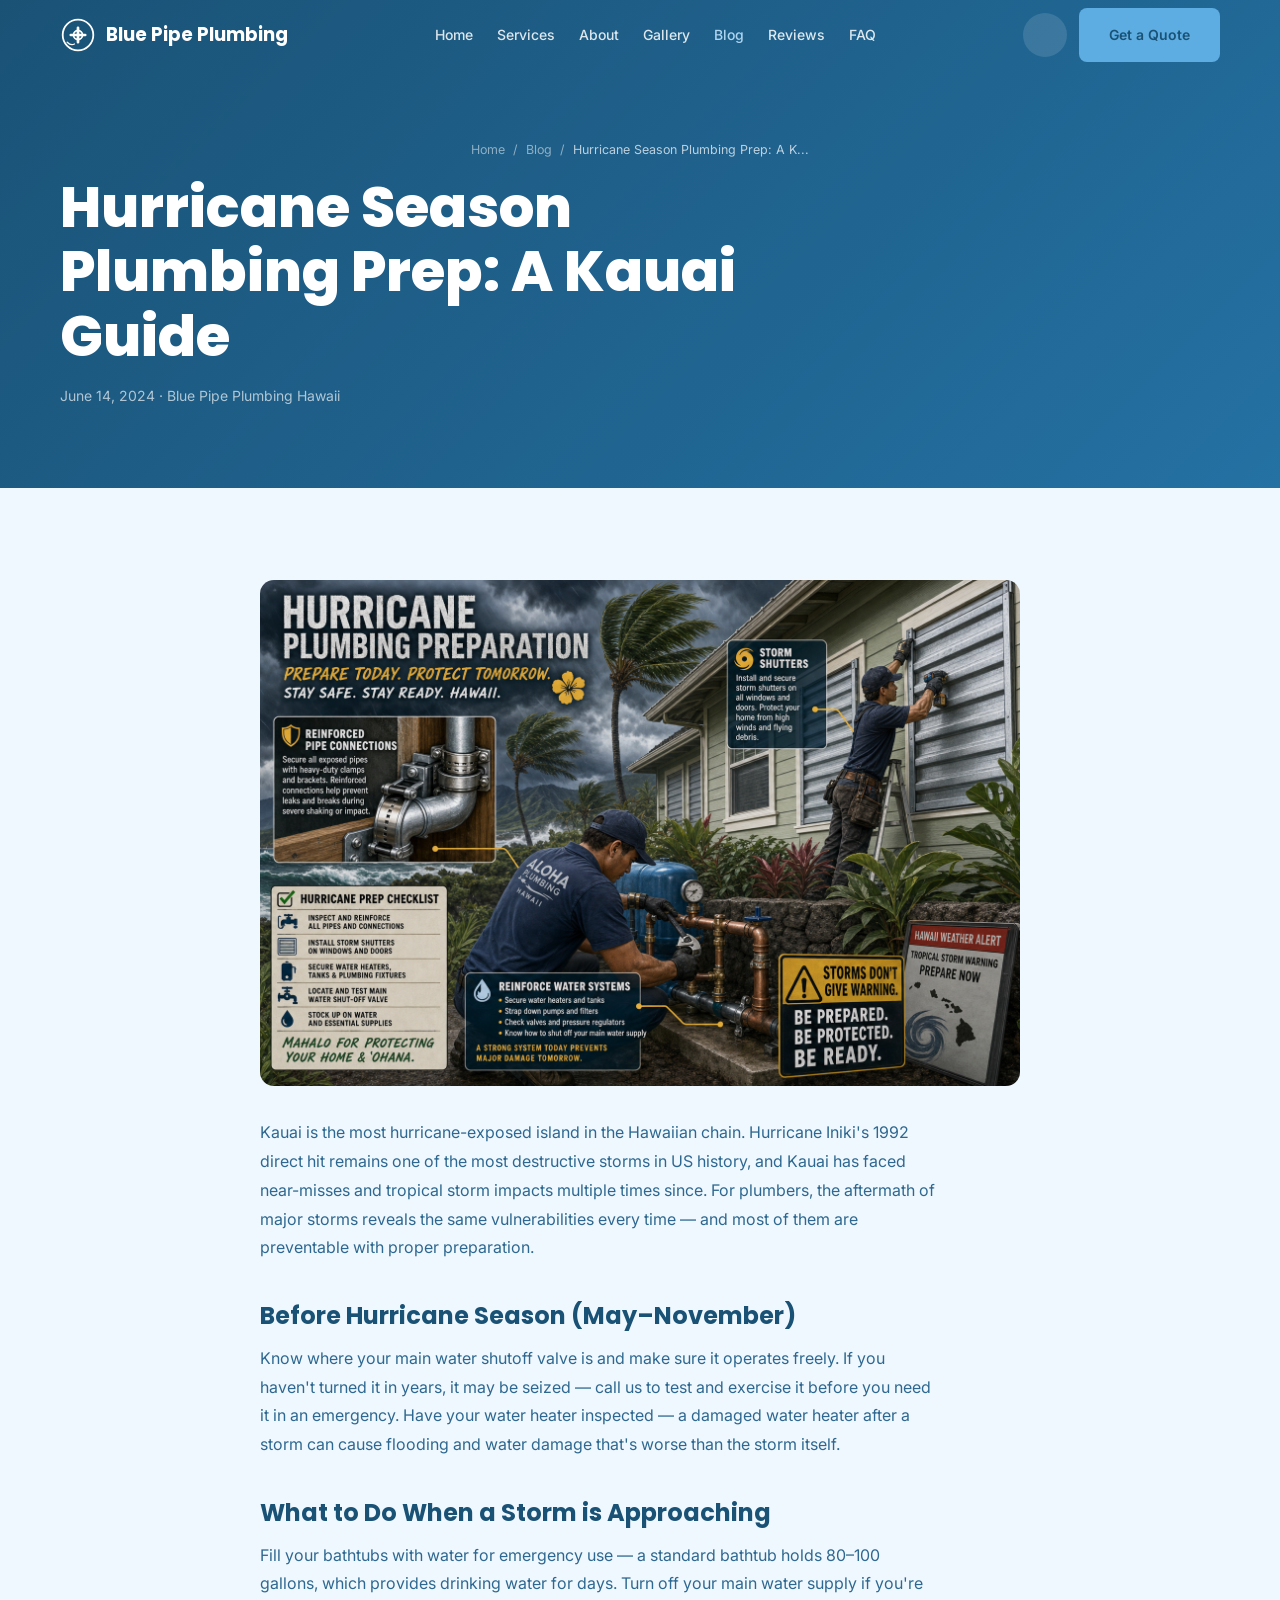
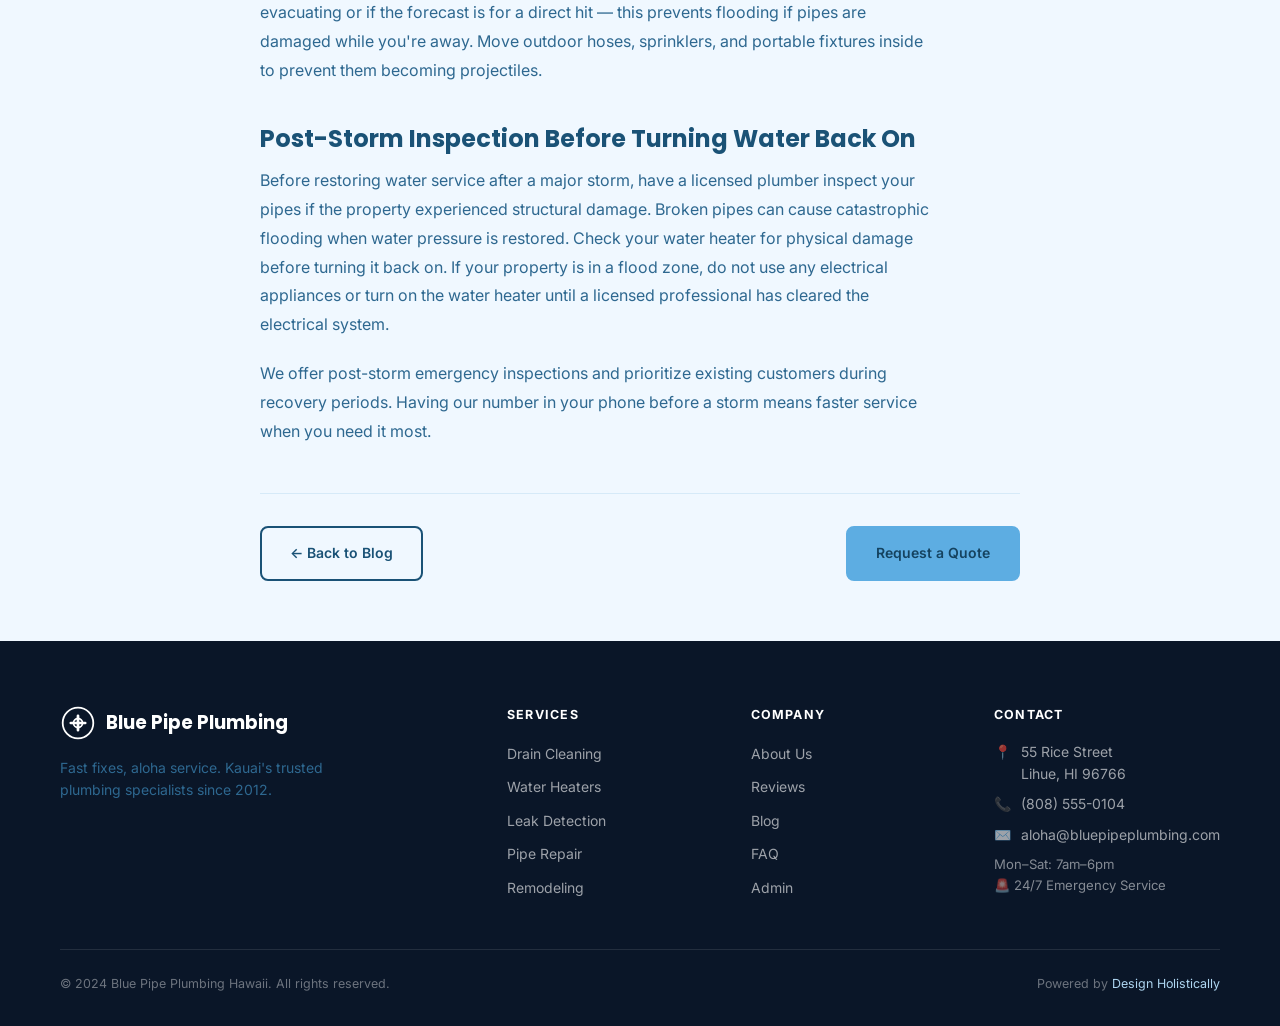
<file: blog-post-2.html>
<!DOCTYPE html>
<html lang="en" data-theme="light">
<head>
  <meta charset="UTF-8"><meta name="viewport" content="width=device-width, initial-scale=1.0">
  <title>Hurricane Season Plumbing Prep: A Kauai Guide | Blue Pipe Plumbing Hawaii — Lihue, Kauai</title>
  <meta name="description" content="Blue Pipe Plumbing provides fast, reliable plumbing services in Lihue, Kauai. Drain cleaning, water heaters, leak detection, and 24/7 emergency service.">
  <meta property="og:title" content="Hurricane Season Plumbing Prep: A Kauai Guide | Blue Pipe Plumbing Hawaii">
  <meta property="og:image" content="images/hero.png">
  <link rel="icon" href="data:image/svg+xml,<svg xmlns='http://www.w3.org/2000/svg' viewBox='0 0 32 32'><text y='28' font-size='28'>🔵</text></svg>">
  <link rel="stylesheet" href="css/style.css">
  <script type="application/ld+json">
  {"@context":"https://schema.org","@type":"Plumber","name":"Blue Pipe Plumbing Hawaii","description":"Fast, reliable plumbing services in Lihue, Kauai. Emergency service available 24/7.","telephone":"(808) 555-0104","address":{"@type":"PostalAddress","streetAddress":"55 Rice Street","addressLocality":"Lihue","addressRegion":"HI","postalCode":"96766","addressCountry":"US"},"openingHours":["Mo-Sa 07:00-18:00"]}
  </script>
  <link rel="icon" type="image/x-icon" href="images/favicon.ico">
  <link rel="icon" type="image/png" sizes="32x32" href="images/favicon-32x32.png">
  <link rel="icon" type="image/png" sizes="16x16" href="images/favicon-16x16.png">
  <link rel="apple-touch-icon" sizes="180x180" href="images/apple-touch-icon.png">
</head>
<body class="page-wrapper">
  <header class="header">
    <nav class="nav container">
      <a href="index.html" class="nav-logo">
        <svg viewBox="0 0 40 40" fill="none" width="36" height="36" aria-label="Blue Pipe Plumbing">
          <circle cx="20" cy="20" r="17" stroke="currentColor" stroke-width="2"/>
          <path d="M12 20 h16 M20 12 v16" stroke="currentColor" stroke-width="3" stroke-linecap="round"/>
          <circle cx="20" cy="20" r="5" stroke="currentColor" stroke-width="2" fill="none"/>
          <path d="M8 28 Q12 32 16 30" stroke="currentColor" stroke-width="1.5" stroke-linecap="round" fill="none"/>
        </svg>
        Blue Pipe Plumbing
      </a>
      <ul class="nav-links">
        <li><a href="index.html" >Home</a></li>
        <li><a href="services.html" >Services</a></li>
        <li><a href="about.html" >About</a></li>
        <li><a href="gallery.html" >Gallery</a></li>
        <li><a href="blog.html" class='active'>Blog</a></li>
        <li><a href="reviews.html" >Reviews</a></li>
        <li><a href="faq.html" >FAQ</a></li>
      </ul>
      <div class="nav-actions">
        <button class="btn-theme" id="themeToggle" aria-label="Toggle dark mode"></button>
        <a href="booking.html" class="btn btn-nav">Get a Quote</a>
        <button class="hamburger" id="hamburger" aria-label="Menu"><span></span><span></span><span></span></button>
      </div>
    </nav>
  </header>
  <nav class="mobile-nav">
    <a href="index.html">Home</a><a href="services.html">Services</a><a href="about.html">About</a>
    <a href="gallery.html">Gallery</a><a href="blog.html">Blog</a><a href="booking.html" style="color:var(--accent)">Get a Quote</a>
  </nav>
  <div class="blog-post-header"><div class="container"><nav class="breadcrumb"><a href="index.html">Home</a><span>/</span><a href="blog.html">Blog</a><span>/</span><span style="color:rgba(255,255,255,0.7)">Hurricane Season Plumbing Prep: A K...</span></nav><h1 style="max-width:760px">Hurricane Season Plumbing Prep: A Kauai Guide</h1><div class="blog-post-meta">June 14, 2024 · Blue Pipe Plumbing Hawaii</div></div></div>
  <div class="blog-post-content"><img src="images/blog-2.png" alt="Hurricane Season Plumbing Prep: A Kauai Guide">
    <p>Kauai is the most hurricane-exposed island in the Hawaiian chain. Hurricane Iniki's 1992 direct hit remains one of the most destructive storms in US history, and Kauai has faced near-misses and tropical storm impacts multiple times since. For plumbers, the aftermath of major storms reveals the same vulnerabilities every time — and most of them are preventable with proper preparation.</p>
    <h2>Before Hurricane Season (May–November)</h2>
    <p>Know where your main water shutoff valve is and make sure it operates freely. If you haven't turned it in years, it may be seized — call us to test and exercise it before you need it in an emergency. Have your water heater inspected — a damaged water heater after a storm can cause flooding and water damage that's worse than the storm itself.</p>
    <h2>What to Do When a Storm is Approaching</h2>
    <p>Fill your bathtubs with water for emergency use — a standard bathtub holds 80–100 gallons, which provides drinking water for days. Turn off your main water supply if you're evacuating or if the forecast is for a direct hit — this prevents flooding if pipes are damaged while you're away. Move outdoor hoses, sprinklers, and portable fixtures inside to prevent them becoming projectiles.</p>
    <h2>Post-Storm Inspection Before Turning Water Back On</h2>
    <p>Before restoring water service after a major storm, have a licensed plumber inspect your pipes if the property experienced structural damage. Broken pipes can cause catastrophic flooding when water pressure is restored. Check your water heater for physical damage before turning it back on. If your property is in a flood zone, do not use any electrical appliances or turn on the water heater until a licensed professional has cleared the electrical system.</p>
    <p>We offer post-storm emergency inspections and prioritize existing customers during recovery periods. Having our number in your phone before a storm means faster service when you need it most.</p>
    <div style="margin-top:48px;padding-top:32px;border-top:1px solid var(--border);display:flex;justify-content:space-between;flex-wrap:wrap;gap:16px">
      <a href="blog.html" class="btn btn-outline">← Back to Blog</a><a href="booking.html" class="btn btn-primary">Request a Quote</a>
    </div>
  </div>

  <footer class="footer"><div class="container">
    <div class="footer-grid">
      <div class="footer-brand">
        <a href="index.html" class="nav-logo" style="color:#fff"><svg viewBox="0 0 40 40" fill="none" width="32" height="32"><circle cx="20" cy="20" r="17" stroke="currentColor" stroke-width="2"/><path d="M12 20 h16 M20 12 v16" stroke="currentColor" stroke-width="3" stroke-linecap="round"/><circle cx="20" cy="20" r="5" stroke="currentColor" stroke-width="2" fill="none"/></svg>Blue Pipe Plumbing</a>
        <p>Fast fixes, aloha service. Kauai's trusted plumbing specialists since 2012.</p>
      </div>
      <div><p class="footer-heading">Services</p><ul class="footer-links"><li><a href="services.html">Drain Cleaning</a></li><li><a href="services.html">Water Heaters</a></li><li><a href="services.html">Leak Detection</a></li><li><a href="services.html">Pipe Repair</a></li><li><a href="services.html">Remodeling</a></li></ul></div>
      <div><p class="footer-heading">Company</p><ul class="footer-links"><li><a href="about.html">About Us</a></li><li><a href="reviews.html">Reviews</a></li><li><a href="blog.html">Blog</a></li><li><a href="faq.html">FAQ</a></li><li><a href="admin.html">Admin</a></li></ul></div>
      <div><p class="footer-heading">Contact</p>
        <div class="footer-contact-item"><span>📍</span><span>55 Rice Street<br>Lihue, HI 96766</span></div>
        <div class="footer-contact-item"><span>📞</span><a href="tel:8085550104">(808) 555-0104</a></div>
        <div class="footer-contact-item"><span>✉️</span><a href="mailto:aloha@bluepipeplumbing.com">aloha@bluepipeplumbing.com</a></div>
        <div style="margin-top:8px;font-size:0.82rem;color:rgba(255,255,255,0.5)">Mon–Sat: 7am–6pm<br>🚨 24/7 Emergency Service</div>
      </div>
    </div>
    <div class="footer-bottom">
      <p>© 2024 Blue Pipe Plumbing Hawaii. All rights reserved.</p>
      <p class="powered-by">Powered by <a href="https://designholistically.com" target="_blank">Design Holistically</a></p>
    </div>
  </div></footer>
  <button class="back-to-top" id="backToTop" aria-label="Back to top">↑</button><script src="js/main.js"></script></body></html>
</file>
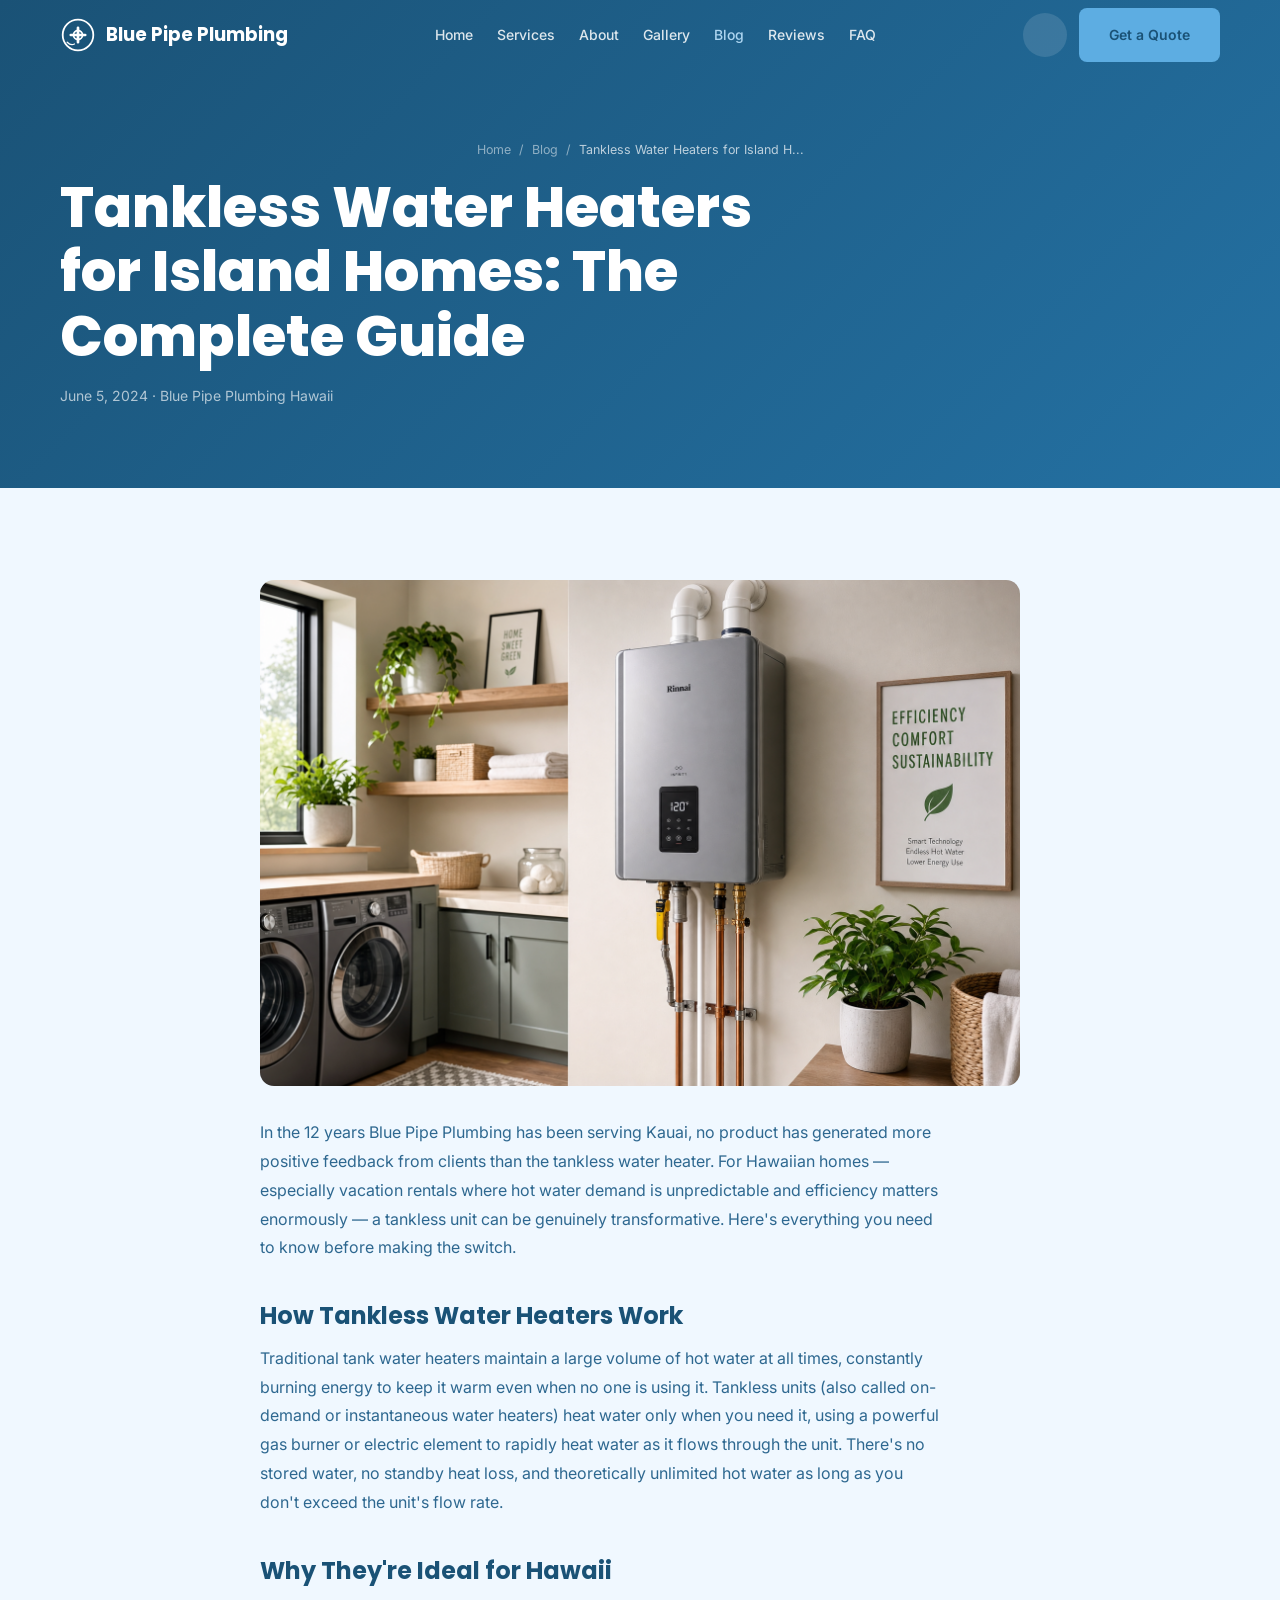
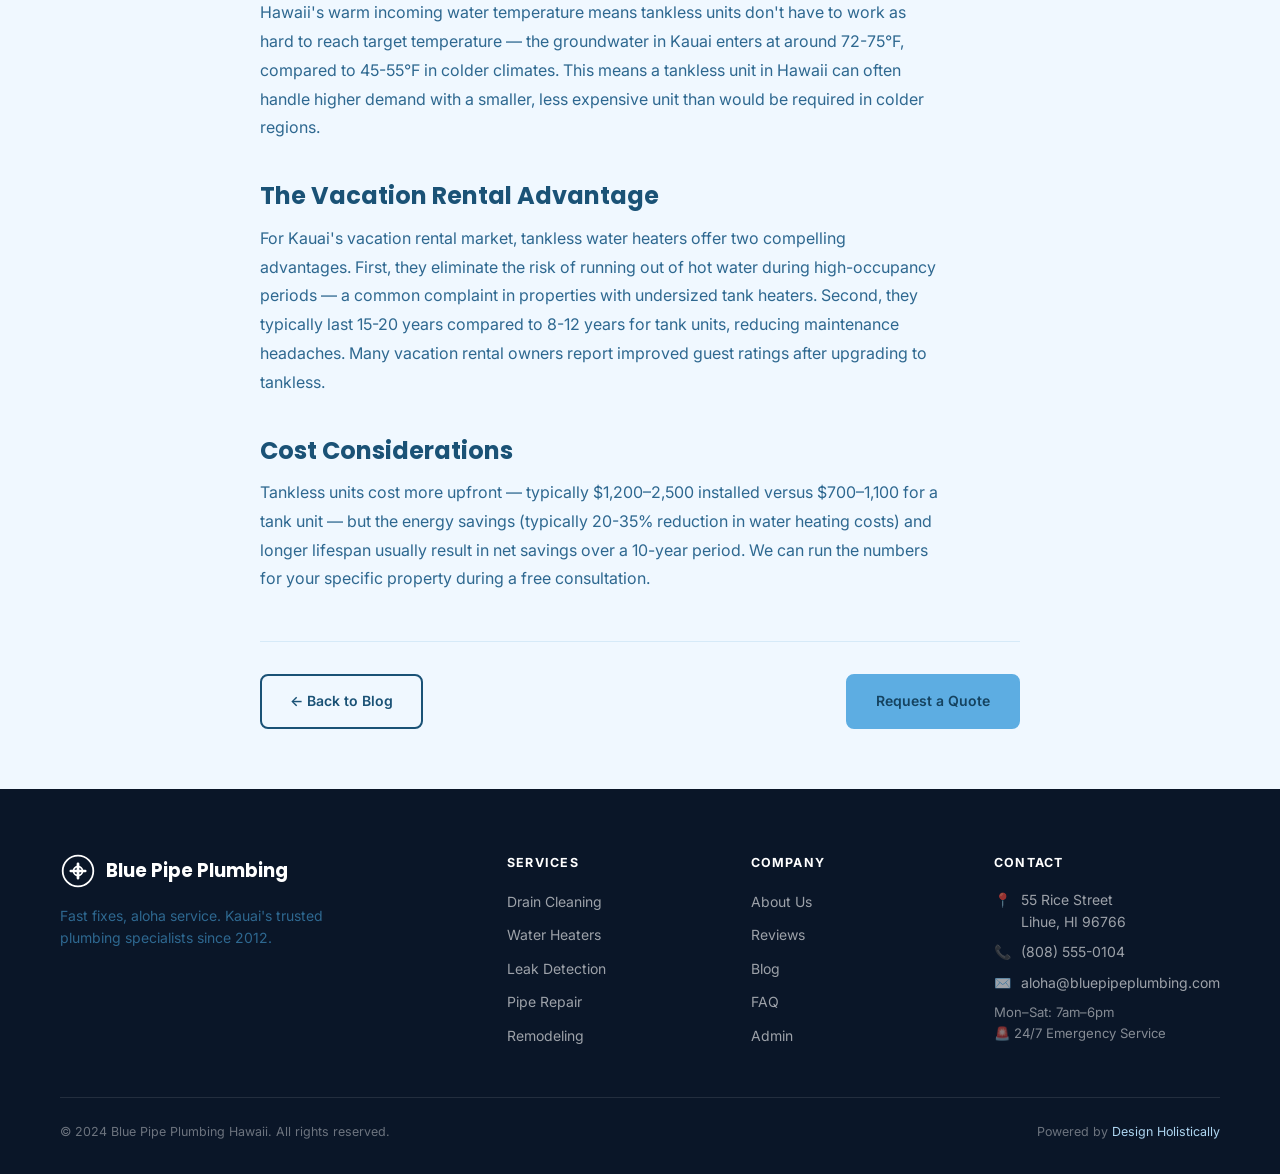
<file: blog-post-3.html>
<!DOCTYPE html>
<html lang="en" data-theme="light">
<head>
  <meta charset="UTF-8"><meta name="viewport" content="width=device-width, initial-scale=1.0">
  <title>Tankless Water Heaters for Island Homes: The Complete Guide | Blue Pipe Plumbing Hawaii — Lihue, Kauai</title>
  <meta name="description" content="Blue Pipe Plumbing provides fast, reliable plumbing services in Lihue, Kauai. Drain cleaning, water heaters, leak detection, and 24/7 emergency service.">
  <meta property="og:title" content="Tankless Water Heaters for Island Homes: The Complete Guide | Blue Pipe Plumbing Hawaii">
  <meta property="og:image" content="images/hero.png">
  <link rel="icon" href="data:image/svg+xml,<svg xmlns='http://www.w3.org/2000/svg' viewBox='0 0 32 32'><text y='28' font-size='28'>🔵</text></svg>">
  <link rel="stylesheet" href="css/style.css">
  <script type="application/ld+json">
  {"@context":"https://schema.org","@type":"Plumber","name":"Blue Pipe Plumbing Hawaii","description":"Fast, reliable plumbing services in Lihue, Kauai. Emergency service available 24/7.","telephone":"(808) 555-0104","address":{"@type":"PostalAddress","streetAddress":"55 Rice Street","addressLocality":"Lihue","addressRegion":"HI","postalCode":"96766","addressCountry":"US"},"openingHours":["Mo-Sa 07:00-18:00"]}
  </script>
  <link rel="icon" type="image/x-icon" href="images/favicon.ico">
  <link rel="icon" type="image/png" sizes="32x32" href="images/favicon-32x32.png">
  <link rel="icon" type="image/png" sizes="16x16" href="images/favicon-16x16.png">
  <link rel="apple-touch-icon" sizes="180x180" href="images/apple-touch-icon.png">
</head>
<body class="page-wrapper">
  <header class="header">
    <nav class="nav container">
      <a href="index.html" class="nav-logo">
        <svg viewBox="0 0 40 40" fill="none" width="36" height="36" aria-label="Blue Pipe Plumbing">
          <circle cx="20" cy="20" r="17" stroke="currentColor" stroke-width="2"/>
          <path d="M12 20 h16 M20 12 v16" stroke="currentColor" stroke-width="3" stroke-linecap="round"/>
          <circle cx="20" cy="20" r="5" stroke="currentColor" stroke-width="2" fill="none"/>
          <path d="M8 28 Q12 32 16 30" stroke="currentColor" stroke-width="1.5" stroke-linecap="round" fill="none"/>
        </svg>
        Blue Pipe Plumbing
      </a>
      <ul class="nav-links">
        <li><a href="index.html" >Home</a></li>
        <li><a href="services.html" >Services</a></li>
        <li><a href="about.html" >About</a></li>
        <li><a href="gallery.html" >Gallery</a></li>
        <li><a href="blog.html" class='active'>Blog</a></li>
        <li><a href="reviews.html" >Reviews</a></li>
        <li><a href="faq.html" >FAQ</a></li>
      </ul>
      <div class="nav-actions">
        <button class="btn-theme" id="themeToggle" aria-label="Toggle dark mode"></button>
        <a href="booking.html" class="btn btn-nav">Get a Quote</a>
        <button class="hamburger" id="hamburger" aria-label="Menu"><span></span><span></span><span></span></button>
      </div>
    </nav>
  </header>
  <nav class="mobile-nav">
    <a href="index.html">Home</a><a href="services.html">Services</a><a href="about.html">About</a>
    <a href="gallery.html">Gallery</a><a href="blog.html">Blog</a><a href="booking.html" style="color:var(--accent)">Get a Quote</a>
  </nav>
  <div class="blog-post-header"><div class="container"><nav class="breadcrumb"><a href="index.html">Home</a><span>/</span><a href="blog.html">Blog</a><span>/</span><span style="color:rgba(255,255,255,0.7)">Tankless Water Heaters for Island H...</span></nav><h1 style="max-width:760px">Tankless Water Heaters for Island Homes: The Complete Guide</h1><div class="blog-post-meta">June 5, 2024 · Blue Pipe Plumbing Hawaii</div></div></div>
  <div class="blog-post-content"><img src="images/blog-3.png" alt="Tankless Water Heaters for Island Homes: The Complete Guide">
    <p>In the 12 years Blue Pipe Plumbing has been serving Kauai, no product has generated more positive feedback from clients than the tankless water heater. For Hawaiian homes — especially vacation rentals where hot water demand is unpredictable and efficiency matters enormously — a tankless unit can be genuinely transformative. Here's everything you need to know before making the switch.</p>
    <h2>How Tankless Water Heaters Work</h2>
    <p>Traditional tank water heaters maintain a large volume of hot water at all times, constantly burning energy to keep it warm even when no one is using it. Tankless units (also called on-demand or instantaneous water heaters) heat water only when you need it, using a powerful gas burner or electric element to rapidly heat water as it flows through the unit. There's no stored water, no standby heat loss, and theoretically unlimited hot water as long as you don't exceed the unit's flow rate.</p>
    <h2>Why They're Ideal for Hawaii</h2>
    <p>Hawaii's warm incoming water temperature means tankless units don't have to work as hard to reach target temperature — the groundwater in Kauai enters at around 72-75°F, compared to 45-55°F in colder climates. This means a tankless unit in Hawaii can often handle higher demand with a smaller, less expensive unit than would be required in colder regions.</p>
    <h2>The Vacation Rental Advantage</h2>
    <p>For Kauai's vacation rental market, tankless water heaters offer two compelling advantages. First, they eliminate the risk of running out of hot water during high-occupancy periods — a common complaint in properties with undersized tank heaters. Second, they typically last 15-20 years compared to 8-12 years for tank units, reducing maintenance headaches. Many vacation rental owners report improved guest ratings after upgrading to tankless.</p>
    <h2>Cost Considerations</h2>
    <p>Tankless units cost more upfront — typically $1,200–2,500 installed versus $700–1,100 for a tank unit — but the energy savings (typically 20-35% reduction in water heating costs) and longer lifespan usually result in net savings over a 10-year period. We can run the numbers for your specific property during a free consultation.</p>
    <div style="margin-top:48px;padding-top:32px;border-top:1px solid var(--border);display:flex;justify-content:space-between;flex-wrap:wrap;gap:16px">
      <a href="blog.html" class="btn btn-outline">← Back to Blog</a><a href="booking.html" class="btn btn-primary">Request a Quote</a>
    </div>
  </div>

  <footer class="footer"><div class="container">
    <div class="footer-grid">
      <div class="footer-brand">
        <a href="index.html" class="nav-logo" style="color:#fff"><svg viewBox="0 0 40 40" fill="none" width="32" height="32"><circle cx="20" cy="20" r="17" stroke="currentColor" stroke-width="2"/><path d="M12 20 h16 M20 12 v16" stroke="currentColor" stroke-width="3" stroke-linecap="round"/><circle cx="20" cy="20" r="5" stroke="currentColor" stroke-width="2" fill="none"/></svg>Blue Pipe Plumbing</a>
        <p>Fast fixes, aloha service. Kauai's trusted plumbing specialists since 2012.</p>
      </div>
      <div><p class="footer-heading">Services</p><ul class="footer-links"><li><a href="services.html">Drain Cleaning</a></li><li><a href="services.html">Water Heaters</a></li><li><a href="services.html">Leak Detection</a></li><li><a href="services.html">Pipe Repair</a></li><li><a href="services.html">Remodeling</a></li></ul></div>
      <div><p class="footer-heading">Company</p><ul class="footer-links"><li><a href="about.html">About Us</a></li><li><a href="reviews.html">Reviews</a></li><li><a href="blog.html">Blog</a></li><li><a href="faq.html">FAQ</a></li><li><a href="admin.html">Admin</a></li></ul></div>
      <div><p class="footer-heading">Contact</p>
        <div class="footer-contact-item"><span>📍</span><span>55 Rice Street<br>Lihue, HI 96766</span></div>
        <div class="footer-contact-item"><span>📞</span><a href="tel:8085550104">(808) 555-0104</a></div>
        <div class="footer-contact-item"><span>✉️</span><a href="mailto:aloha@bluepipeplumbing.com">aloha@bluepipeplumbing.com</a></div>
        <div style="margin-top:8px;font-size:0.82rem;color:rgba(255,255,255,0.5)">Mon–Sat: 7am–6pm<br>🚨 24/7 Emergency Service</div>
      </div>
    </div>
    <div class="footer-bottom">
      <p>© 2024 Blue Pipe Plumbing Hawaii. All rights reserved.</p>
      <p class="powered-by">Powered by <a href="https://designholistically.com" target="_blank">Design Holistically</a></p>
    </div>
  </div></footer>
  <button class="back-to-top" id="backToTop" aria-label="Back to top">↑</button><script src="js/main.js"></script></body></html>
</file>
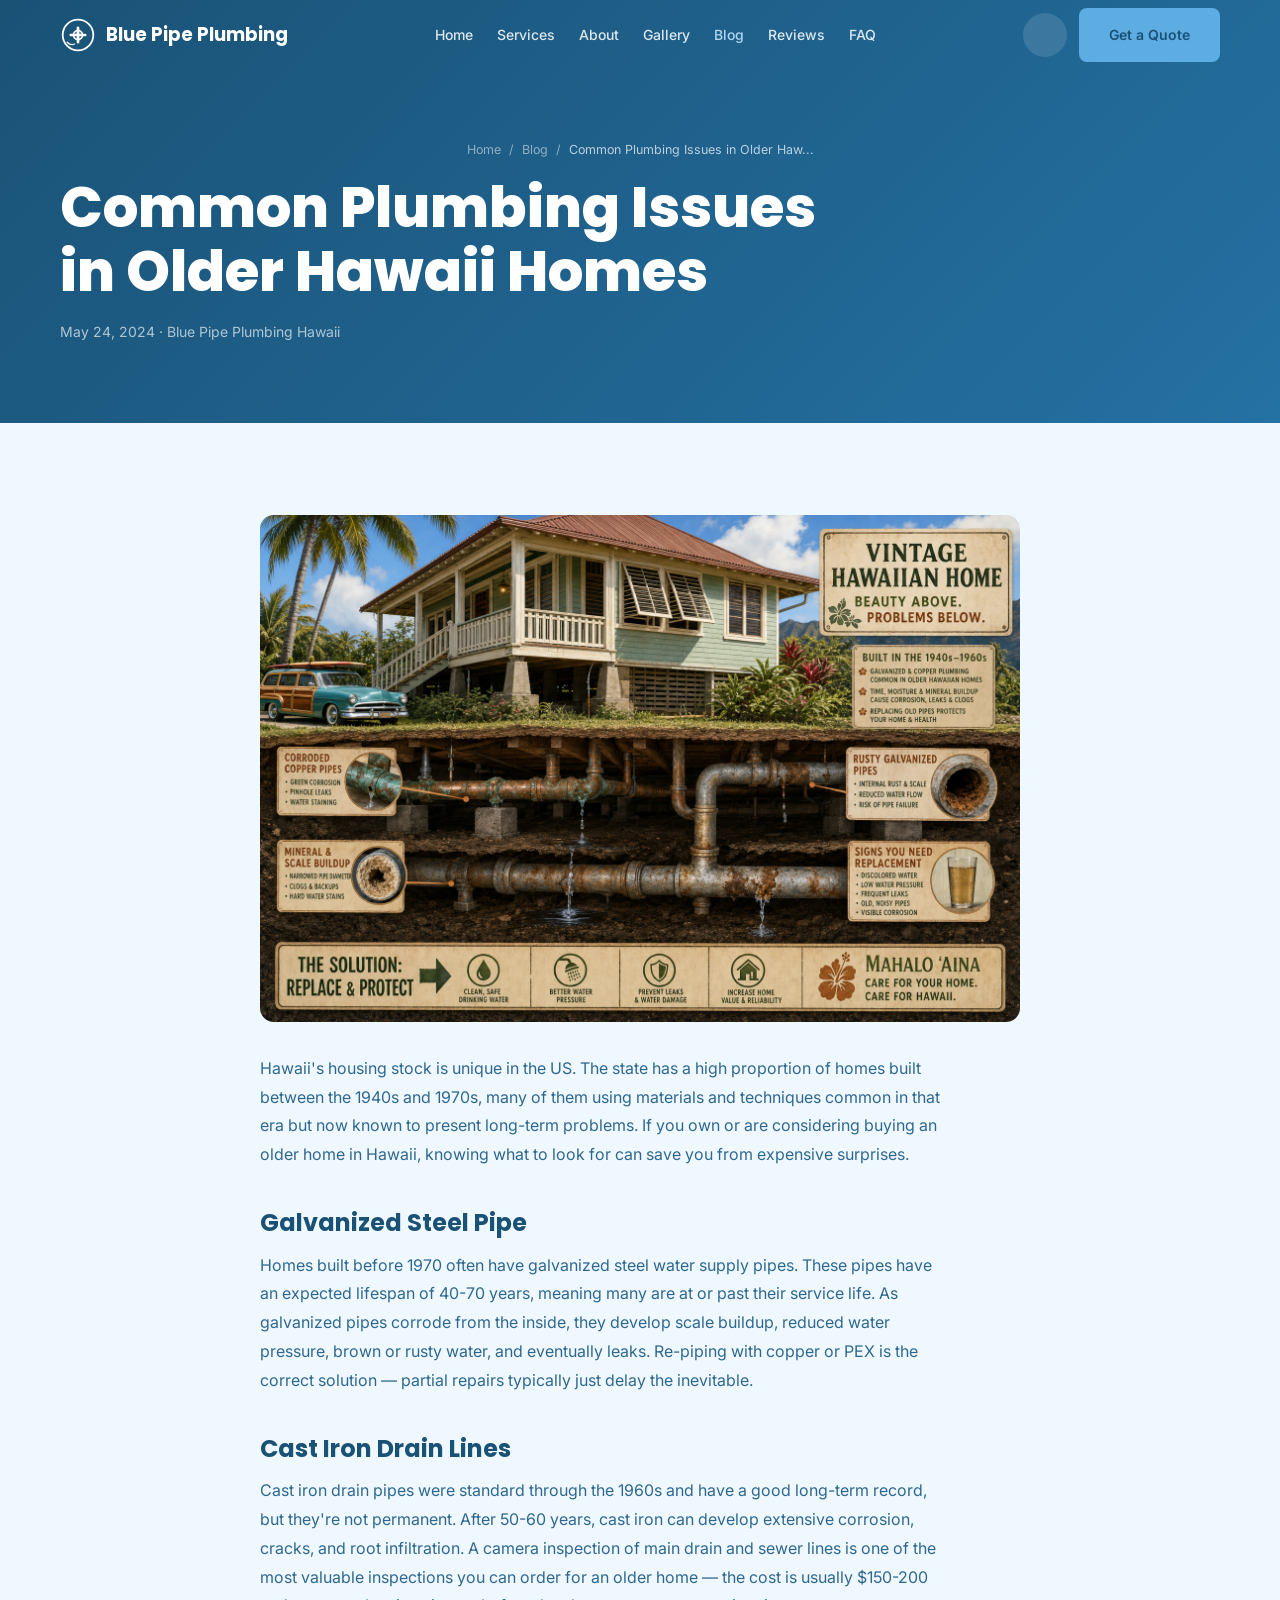
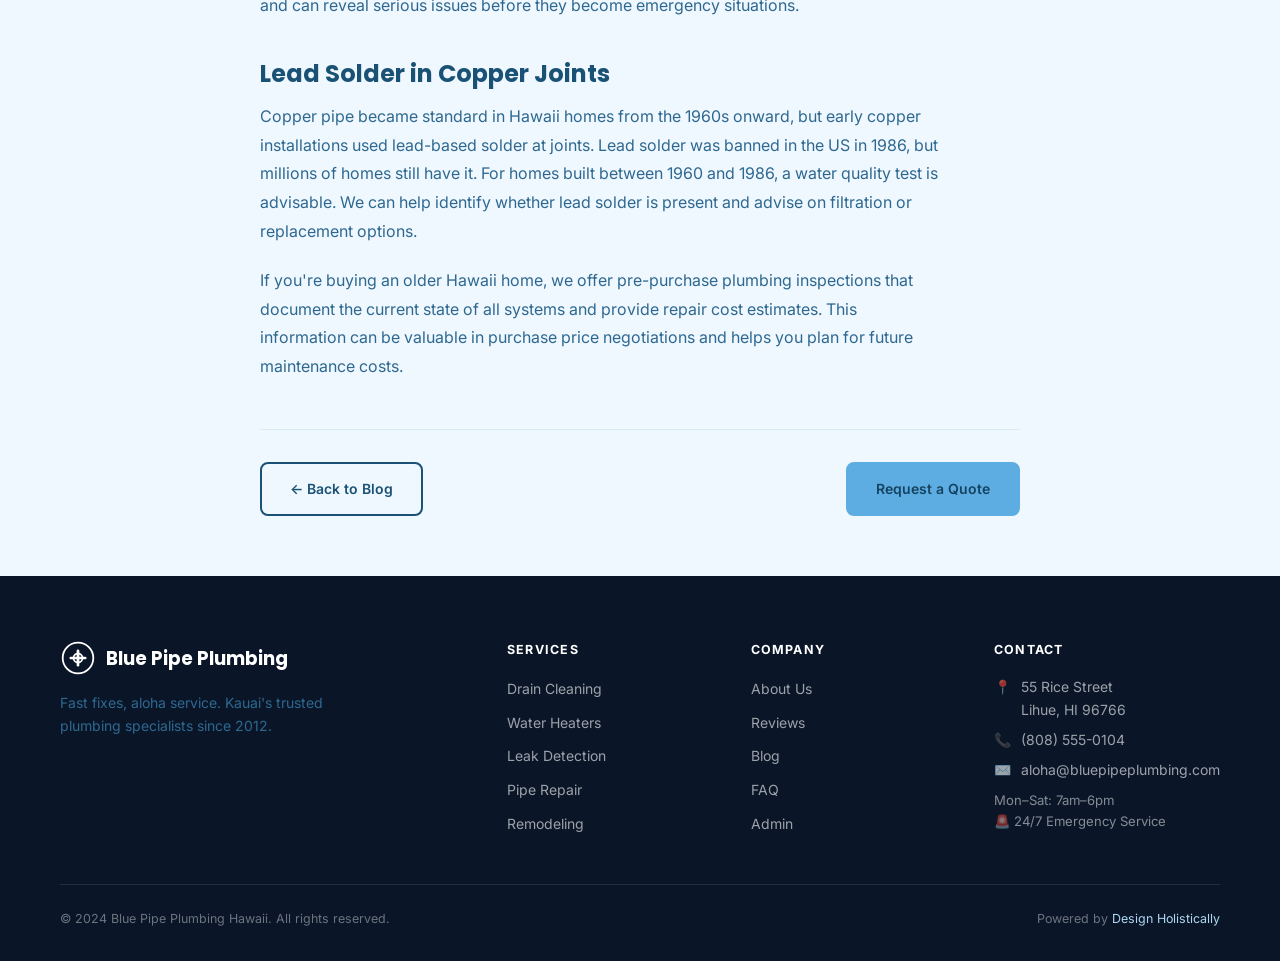
<file: blog-post-4.html>
<!DOCTYPE html>
<html lang="en" data-theme="light">
<head>
  <meta charset="UTF-8"><meta name="viewport" content="width=device-width, initial-scale=1.0">
  <title>Common Plumbing Issues in Older Hawaii Homes | Blue Pipe Plumbing Hawaii — Lihue, Kauai</title>
  <meta name="description" content="Blue Pipe Plumbing provides fast, reliable plumbing services in Lihue, Kauai. Drain cleaning, water heaters, leak detection, and 24/7 emergency service.">
  <meta property="og:title" content="Common Plumbing Issues in Older Hawaii Homes | Blue Pipe Plumbing Hawaii">
  <meta property="og:image" content="images/hero.png">
  <link rel="icon" href="data:image/svg+xml,<svg xmlns='http://www.w3.org/2000/svg' viewBox='0 0 32 32'><text y='28' font-size='28'>🔵</text></svg>">
  <link rel="stylesheet" href="css/style.css">
  <script type="application/ld+json">
  {"@context":"https://schema.org","@type":"Plumber","name":"Blue Pipe Plumbing Hawaii","description":"Fast, reliable plumbing services in Lihue, Kauai. Emergency service available 24/7.","telephone":"(808) 555-0104","address":{"@type":"PostalAddress","streetAddress":"55 Rice Street","addressLocality":"Lihue","addressRegion":"HI","postalCode":"96766","addressCountry":"US"},"openingHours":["Mo-Sa 07:00-18:00"]}
  </script>
  <link rel="icon" type="image/x-icon" href="images/favicon.ico">
  <link rel="icon" type="image/png" sizes="32x32" href="images/favicon-32x32.png">
  <link rel="icon" type="image/png" sizes="16x16" href="images/favicon-16x16.png">
  <link rel="apple-touch-icon" sizes="180x180" href="images/apple-touch-icon.png">
</head>
<body class="page-wrapper">
  <header class="header">
    <nav class="nav container">
      <a href="index.html" class="nav-logo">
        <svg viewBox="0 0 40 40" fill="none" width="36" height="36" aria-label="Blue Pipe Plumbing">
          <circle cx="20" cy="20" r="17" stroke="currentColor" stroke-width="2"/>
          <path d="M12 20 h16 M20 12 v16" stroke="currentColor" stroke-width="3" stroke-linecap="round"/>
          <circle cx="20" cy="20" r="5" stroke="currentColor" stroke-width="2" fill="none"/>
          <path d="M8 28 Q12 32 16 30" stroke="currentColor" stroke-width="1.5" stroke-linecap="round" fill="none"/>
        </svg>
        Blue Pipe Plumbing
      </a>
      <ul class="nav-links">
        <li><a href="index.html" >Home</a></li>
        <li><a href="services.html" >Services</a></li>
        <li><a href="about.html" >About</a></li>
        <li><a href="gallery.html" >Gallery</a></li>
        <li><a href="blog.html" class='active'>Blog</a></li>
        <li><a href="reviews.html" >Reviews</a></li>
        <li><a href="faq.html" >FAQ</a></li>
      </ul>
      <div class="nav-actions">
        <button class="btn-theme" id="themeToggle" aria-label="Toggle dark mode"></button>
        <a href="booking.html" class="btn btn-nav">Get a Quote</a>
        <button class="hamburger" id="hamburger" aria-label="Menu"><span></span><span></span><span></span></button>
      </div>
    </nav>
  </header>
  <nav class="mobile-nav">
    <a href="index.html">Home</a><a href="services.html">Services</a><a href="about.html">About</a>
    <a href="gallery.html">Gallery</a><a href="blog.html">Blog</a><a href="booking.html" style="color:var(--accent)">Get a Quote</a>
  </nav>
  <div class="blog-post-header"><div class="container"><nav class="breadcrumb"><a href="index.html">Home</a><span>/</span><a href="blog.html">Blog</a><span>/</span><span style="color:rgba(255,255,255,0.7)">Common Plumbing Issues in Older Haw...</span></nav><h1 style="max-width:760px">Common Plumbing Issues in Older Hawaii Homes</h1><div class="blog-post-meta">May 24, 2024 · Blue Pipe Plumbing Hawaii</div></div></div>
  <div class="blog-post-content"><img src="images/blog-4.png" alt="Common Plumbing Issues in Older Hawaii Homes">
    <p>Hawaii's housing stock is unique in the US. The state has a high proportion of homes built between the 1940s and 1970s, many of them using materials and techniques common in that era but now known to present long-term problems. If you own or are considering buying an older home in Hawaii, knowing what to look for can save you from expensive surprises.</p>
    <h2>Galvanized Steel Pipe</h2>
    <p>Homes built before 1970 often have galvanized steel water supply pipes. These pipes have an expected lifespan of 40-70 years, meaning many are at or past their service life. As galvanized pipes corrode from the inside, they develop scale buildup, reduced water pressure, brown or rusty water, and eventually leaks. Re-piping with copper or PEX is the correct solution — partial repairs typically just delay the inevitable.</p>
    <h2>Cast Iron Drain Lines</h2>
    <p>Cast iron drain pipes were standard through the 1960s and have a good long-term record, but they're not permanent. After 50-60 years, cast iron can develop extensive corrosion, cracks, and root infiltration. A camera inspection of main drain and sewer lines is one of the most valuable inspections you can order for an older home — the cost is usually $150-200 and can reveal serious issues before they become emergency situations.</p>
    <h2>Lead Solder in Copper Joints</h2>
    <p>Copper pipe became standard in Hawaii homes from the 1960s onward, but early copper installations used lead-based solder at joints. Lead solder was banned in the US in 1986, but millions of homes still have it. For homes built between 1960 and 1986, a water quality test is advisable. We can help identify whether lead solder is present and advise on filtration or replacement options.</p>
    <p>If you're buying an older Hawaii home, we offer pre-purchase plumbing inspections that document the current state of all systems and provide repair cost estimates. This information can be valuable in purchase price negotiations and helps you plan for future maintenance costs.</p>
    <div style="margin-top:48px;padding-top:32px;border-top:1px solid var(--border);display:flex;justify-content:space-between;flex-wrap:wrap;gap:16px">
      <a href="blog.html" class="btn btn-outline">← Back to Blog</a><a href="booking.html" class="btn btn-primary">Request a Quote</a>
    </div>
  </div>

  <footer class="footer"><div class="container">
    <div class="footer-grid">
      <div class="footer-brand">
        <a href="index.html" class="nav-logo" style="color:#fff"><svg viewBox="0 0 40 40" fill="none" width="32" height="32"><circle cx="20" cy="20" r="17" stroke="currentColor" stroke-width="2"/><path d="M12 20 h16 M20 12 v16" stroke="currentColor" stroke-width="3" stroke-linecap="round"/><circle cx="20" cy="20" r="5" stroke="currentColor" stroke-width="2" fill="none"/></svg>Blue Pipe Plumbing</a>
        <p>Fast fixes, aloha service. Kauai's trusted plumbing specialists since 2012.</p>
      </div>
      <div><p class="footer-heading">Services</p><ul class="footer-links"><li><a href="services.html">Drain Cleaning</a></li><li><a href="services.html">Water Heaters</a></li><li><a href="services.html">Leak Detection</a></li><li><a href="services.html">Pipe Repair</a></li><li><a href="services.html">Remodeling</a></li></ul></div>
      <div><p class="footer-heading">Company</p><ul class="footer-links"><li><a href="about.html">About Us</a></li><li><a href="reviews.html">Reviews</a></li><li><a href="blog.html">Blog</a></li><li><a href="faq.html">FAQ</a></li><li><a href="admin.html">Admin</a></li></ul></div>
      <div><p class="footer-heading">Contact</p>
        <div class="footer-contact-item"><span>📍</span><span>55 Rice Street<br>Lihue, HI 96766</span></div>
        <div class="footer-contact-item"><span>📞</span><a href="tel:8085550104">(808) 555-0104</a></div>
        <div class="footer-contact-item"><span>✉️</span><a href="mailto:aloha@bluepipeplumbing.com">aloha@bluepipeplumbing.com</a></div>
        <div style="margin-top:8px;font-size:0.82rem;color:rgba(255,255,255,0.5)">Mon–Sat: 7am–6pm<br>🚨 24/7 Emergency Service</div>
      </div>
    </div>
    <div class="footer-bottom">
      <p>© 2024 Blue Pipe Plumbing Hawaii. All rights reserved.</p>
      <p class="powered-by">Powered by <a href="https://designholistically.com" target="_blank">Design Holistically</a></p>
    </div>
  </div></footer>
  <button class="back-to-top" id="backToTop" aria-label="Back to top">↑</button><script src="js/main.js"></script></body></html>
</file>
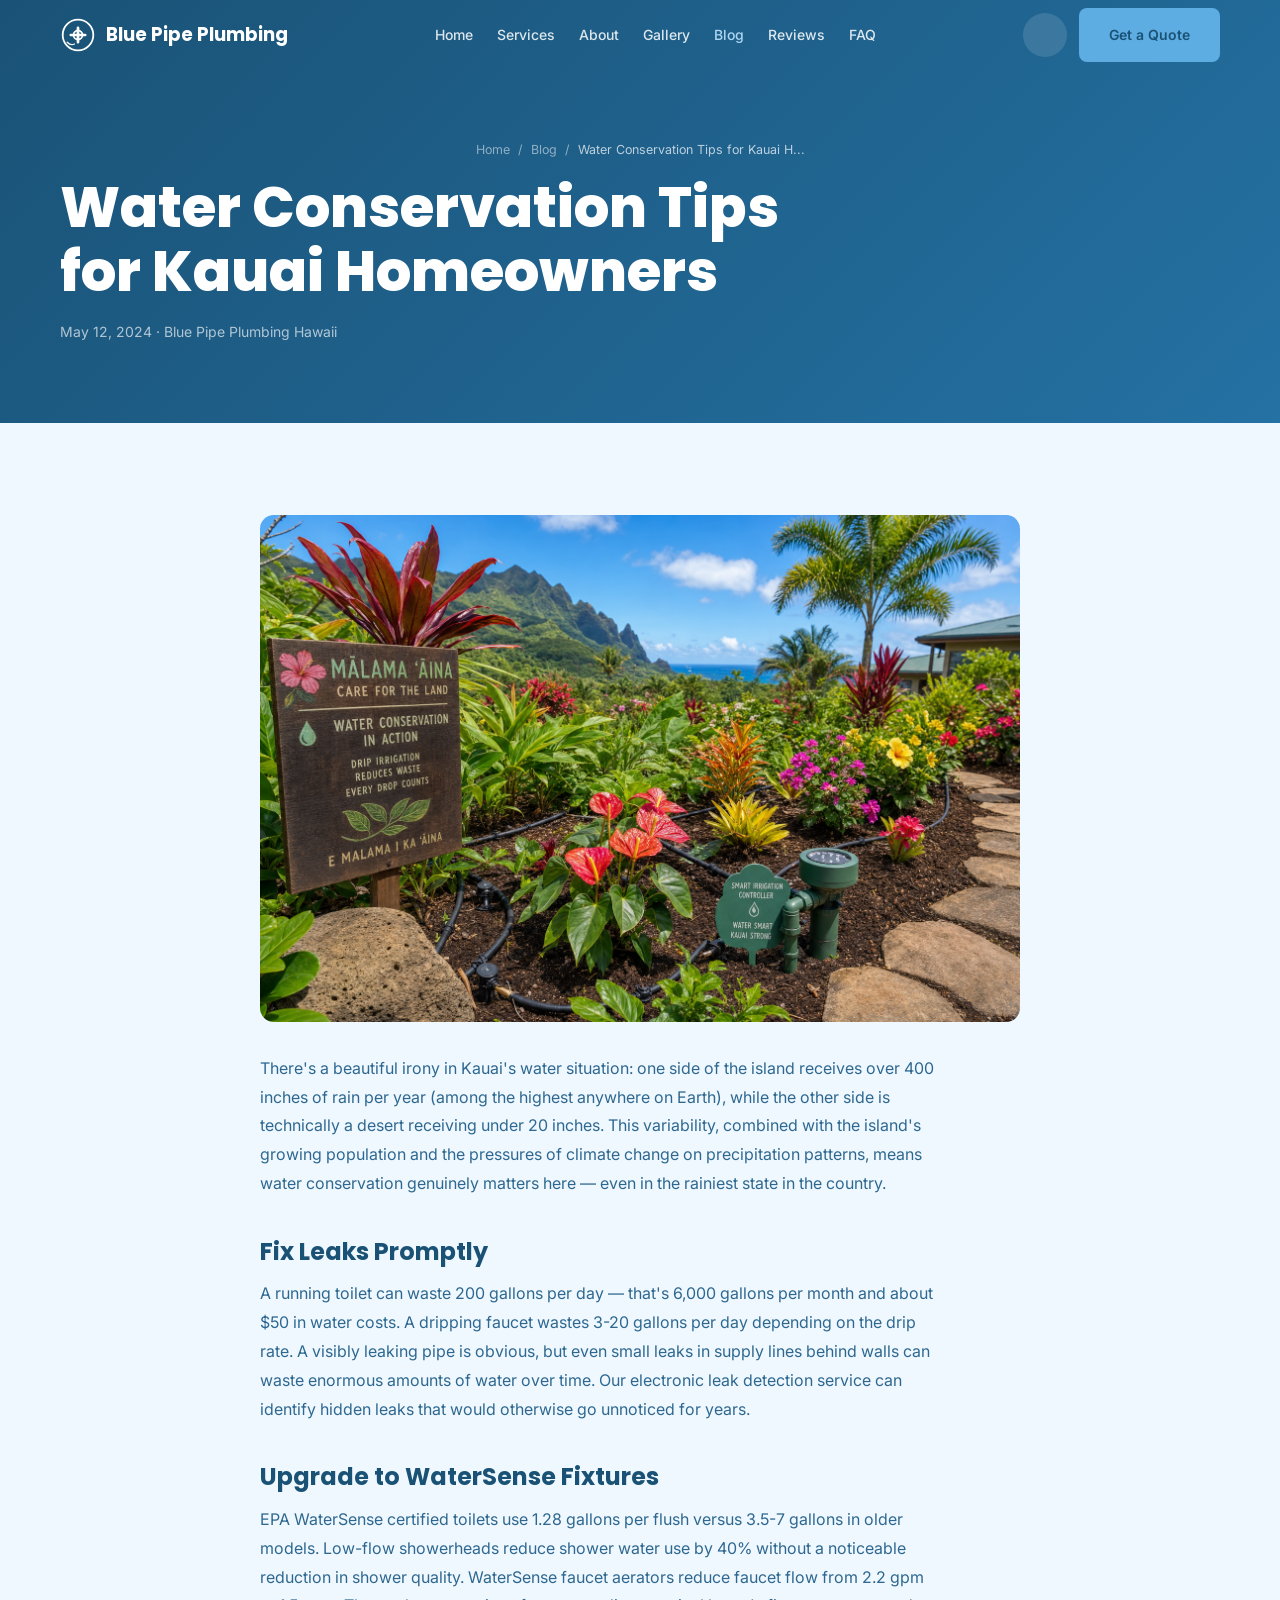
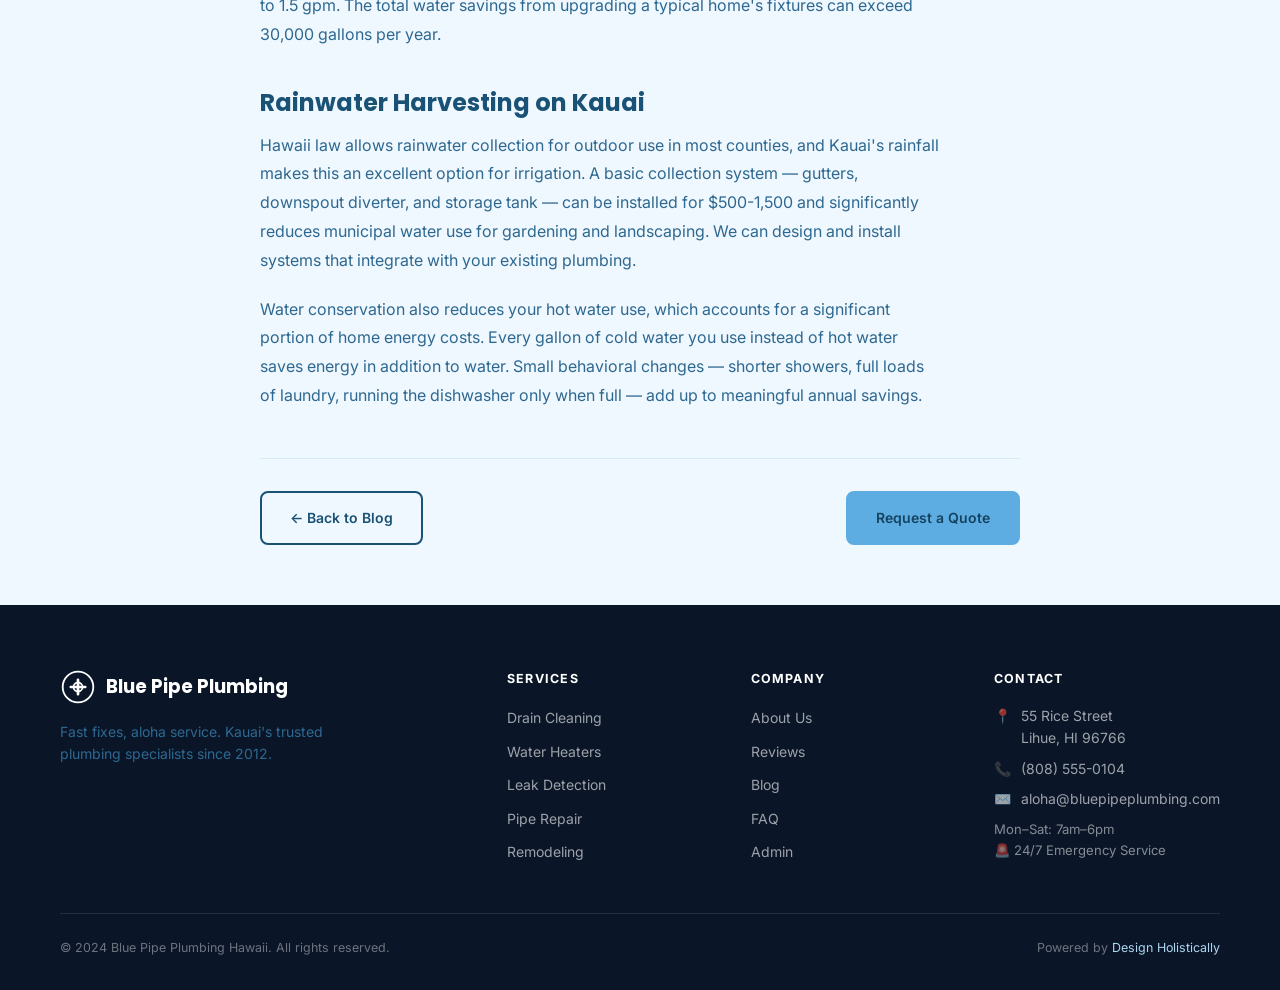
<file: blog-post-5.html>
<!DOCTYPE html>
<html lang="en" data-theme="light">
<head>
  <meta charset="UTF-8"><meta name="viewport" content="width=device-width, initial-scale=1.0">
  <title>Water Conservation Tips for Kauai Homeowners | Blue Pipe Plumbing Hawaii — Lihue, Kauai</title>
  <meta name="description" content="Blue Pipe Plumbing provides fast, reliable plumbing services in Lihue, Kauai. Drain cleaning, water heaters, leak detection, and 24/7 emergency service.">
  <meta property="og:title" content="Water Conservation Tips for Kauai Homeowners | Blue Pipe Plumbing Hawaii">
  <meta property="og:image" content="images/hero.png">
  <link rel="icon" href="data:image/svg+xml,<svg xmlns='http://www.w3.org/2000/svg' viewBox='0 0 32 32'><text y='28' font-size='28'>🔵</text></svg>">
  <link rel="stylesheet" href="css/style.css">
  <script type="application/ld+json">
  {"@context":"https://schema.org","@type":"Plumber","name":"Blue Pipe Plumbing Hawaii","description":"Fast, reliable plumbing services in Lihue, Kauai. Emergency service available 24/7.","telephone":"(808) 555-0104","address":{"@type":"PostalAddress","streetAddress":"55 Rice Street","addressLocality":"Lihue","addressRegion":"HI","postalCode":"96766","addressCountry":"US"},"openingHours":["Mo-Sa 07:00-18:00"]}
  </script>
  <link rel="icon" type="image/x-icon" href="images/favicon.ico">
  <link rel="icon" type="image/png" sizes="32x32" href="images/favicon-32x32.png">
  <link rel="icon" type="image/png" sizes="16x16" href="images/favicon-16x16.png">
  <link rel="apple-touch-icon" sizes="180x180" href="images/apple-touch-icon.png">
</head>
<body class="page-wrapper">
  <header class="header">
    <nav class="nav container">
      <a href="index.html" class="nav-logo">
        <svg viewBox="0 0 40 40" fill="none" width="36" height="36" aria-label="Blue Pipe Plumbing">
          <circle cx="20" cy="20" r="17" stroke="currentColor" stroke-width="2"/>
          <path d="M12 20 h16 M20 12 v16" stroke="currentColor" stroke-width="3" stroke-linecap="round"/>
          <circle cx="20" cy="20" r="5" stroke="currentColor" stroke-width="2" fill="none"/>
          <path d="M8 28 Q12 32 16 30" stroke="currentColor" stroke-width="1.5" stroke-linecap="round" fill="none"/>
        </svg>
        Blue Pipe Plumbing
      </a>
      <ul class="nav-links">
        <li><a href="index.html" >Home</a></li>
        <li><a href="services.html" >Services</a></li>
        <li><a href="about.html" >About</a></li>
        <li><a href="gallery.html" >Gallery</a></li>
        <li><a href="blog.html" class='active'>Blog</a></li>
        <li><a href="reviews.html" >Reviews</a></li>
        <li><a href="faq.html" >FAQ</a></li>
      </ul>
      <div class="nav-actions">
        <button class="btn-theme" id="themeToggle" aria-label="Toggle dark mode"></button>
        <a href="booking.html" class="btn btn-nav">Get a Quote</a>
        <button class="hamburger" id="hamburger" aria-label="Menu"><span></span><span></span><span></span></button>
      </div>
    </nav>
  </header>
  <nav class="mobile-nav">
    <a href="index.html">Home</a><a href="services.html">Services</a><a href="about.html">About</a>
    <a href="gallery.html">Gallery</a><a href="blog.html">Blog</a><a href="booking.html" style="color:var(--accent)">Get a Quote</a>
  </nav>
  <div class="blog-post-header"><div class="container"><nav class="breadcrumb"><a href="index.html">Home</a><span>/</span><a href="blog.html">Blog</a><span>/</span><span style="color:rgba(255,255,255,0.7)">Water Conservation Tips for Kauai H...</span></nav><h1 style="max-width:760px">Water Conservation Tips for Kauai Homeowners</h1><div class="blog-post-meta">May 12, 2024 · Blue Pipe Plumbing Hawaii</div></div></div>
  <div class="blog-post-content"><img src="images/blog-5.png" alt="Water Conservation Tips for Kauai Homeowners">
    <p>There's a beautiful irony in Kauai's water situation: one side of the island receives over 400 inches of rain per year (among the highest anywhere on Earth), while the other side is technically a desert receiving under 20 inches. This variability, combined with the island's growing population and the pressures of climate change on precipitation patterns, means water conservation genuinely matters here — even in the rainiest state in the country.</p>
    <h2>Fix Leaks Promptly</h2>
    <p>A running toilet can waste 200 gallons per day — that's 6,000 gallons per month and about $50 in water costs. A dripping faucet wastes 3-20 gallons per day depending on the drip rate. A visibly leaking pipe is obvious, but even small leaks in supply lines behind walls can waste enormous amounts of water over time. Our electronic leak detection service can identify hidden leaks that would otherwise go unnoticed for years.</p>
    <h2>Upgrade to WaterSense Fixtures</h2>
    <p>EPA WaterSense certified toilets use 1.28 gallons per flush versus 3.5-7 gallons in older models. Low-flow showerheads reduce shower water use by 40% without a noticeable reduction in shower quality. WaterSense faucet aerators reduce faucet flow from 2.2 gpm to 1.5 gpm. The total water savings from upgrading a typical home's fixtures can exceed 30,000 gallons per year.</p>
    <h2>Rainwater Harvesting on Kauai</h2>
    <p>Hawaii law allows rainwater collection for outdoor use in most counties, and Kauai's rainfall makes this an excellent option for irrigation. A basic collection system — gutters, downspout diverter, and storage tank — can be installed for $500-1,500 and significantly reduces municipal water use for gardening and landscaping. We can design and install systems that integrate with your existing plumbing.</p>
    <p>Water conservation also reduces your hot water use, which accounts for a significant portion of home energy costs. Every gallon of cold water you use instead of hot water saves energy in addition to water. Small behavioral changes — shorter showers, full loads of laundry, running the dishwasher only when full — add up to meaningful annual savings.</p>
    <div style="margin-top:48px;padding-top:32px;border-top:1px solid var(--border);display:flex;justify-content:space-between;flex-wrap:wrap;gap:16px">
      <a href="blog.html" class="btn btn-outline">← Back to Blog</a><a href="booking.html" class="btn btn-primary">Request a Quote</a>
    </div>
  </div>

  <footer class="footer"><div class="container">
    <div class="footer-grid">
      <div class="footer-brand">
        <a href="index.html" class="nav-logo" style="color:#fff"><svg viewBox="0 0 40 40" fill="none" width="32" height="32"><circle cx="20" cy="20" r="17" stroke="currentColor" stroke-width="2"/><path d="M12 20 h16 M20 12 v16" stroke="currentColor" stroke-width="3" stroke-linecap="round"/><circle cx="20" cy="20" r="5" stroke="currentColor" stroke-width="2" fill="none"/></svg>Blue Pipe Plumbing</a>
        <p>Fast fixes, aloha service. Kauai's trusted plumbing specialists since 2012.</p>
      </div>
      <div><p class="footer-heading">Services</p><ul class="footer-links"><li><a href="services.html">Drain Cleaning</a></li><li><a href="services.html">Water Heaters</a></li><li><a href="services.html">Leak Detection</a></li><li><a href="services.html">Pipe Repair</a></li><li><a href="services.html">Remodeling</a></li></ul></div>
      <div><p class="footer-heading">Company</p><ul class="footer-links"><li><a href="about.html">About Us</a></li><li><a href="reviews.html">Reviews</a></li><li><a href="blog.html">Blog</a></li><li><a href="faq.html">FAQ</a></li><li><a href="admin.html">Admin</a></li></ul></div>
      <div><p class="footer-heading">Contact</p>
        <div class="footer-contact-item"><span>📍</span><span>55 Rice Street<br>Lihue, HI 96766</span></div>
        <div class="footer-contact-item"><span>📞</span><a href="tel:8085550104">(808) 555-0104</a></div>
        <div class="footer-contact-item"><span>✉️</span><a href="mailto:aloha@bluepipeplumbing.com">aloha@bluepipeplumbing.com</a></div>
        <div style="margin-top:8px;font-size:0.82rem;color:rgba(255,255,255,0.5)">Mon–Sat: 7am–6pm<br>🚨 24/7 Emergency Service</div>
      </div>
    </div>
    <div class="footer-bottom">
      <p>© 2024 Blue Pipe Plumbing Hawaii. All rights reserved.</p>
      <p class="powered-by">Powered by <a href="https://designholistically.com" target="_blank">Design Holistically</a></p>
    </div>
  </div></footer>
  <button class="back-to-top" id="backToTop" aria-label="Back to top">↑</button><script src="js/main.js"></script></body></html>
</file>
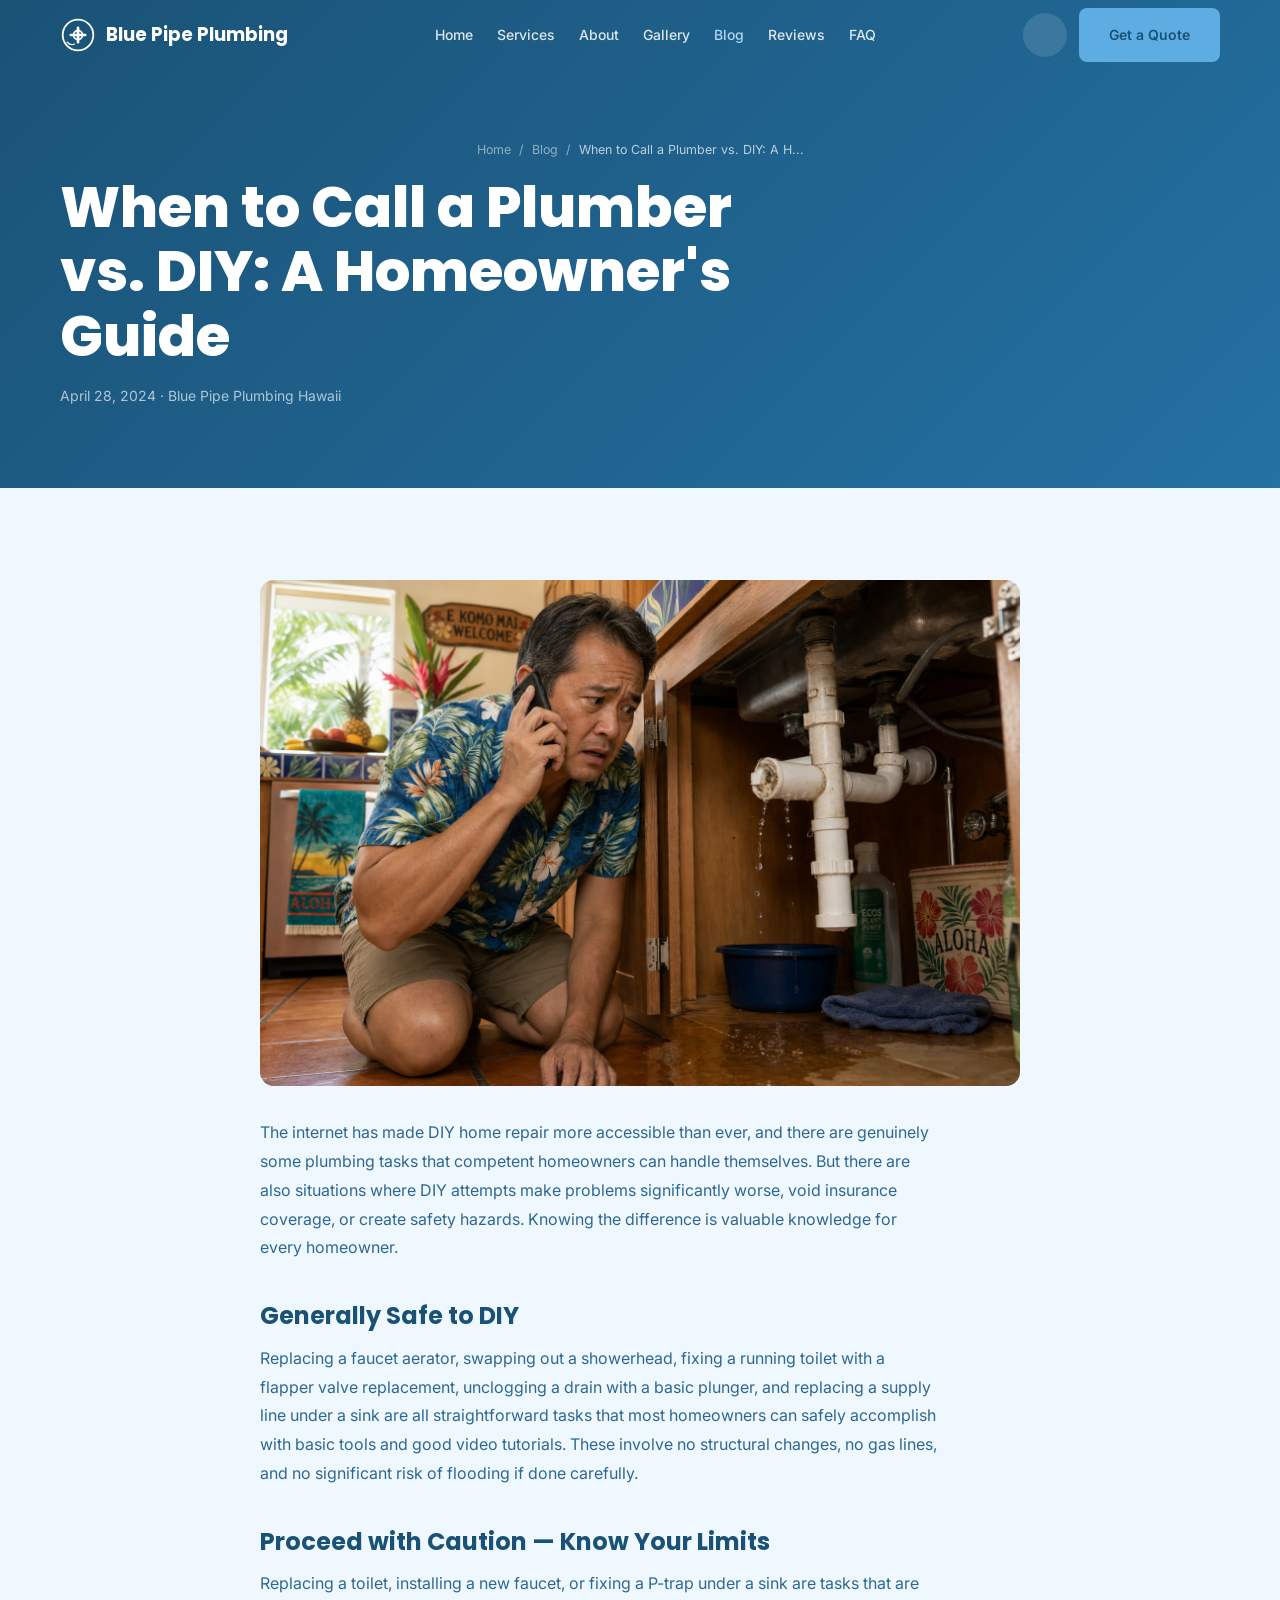
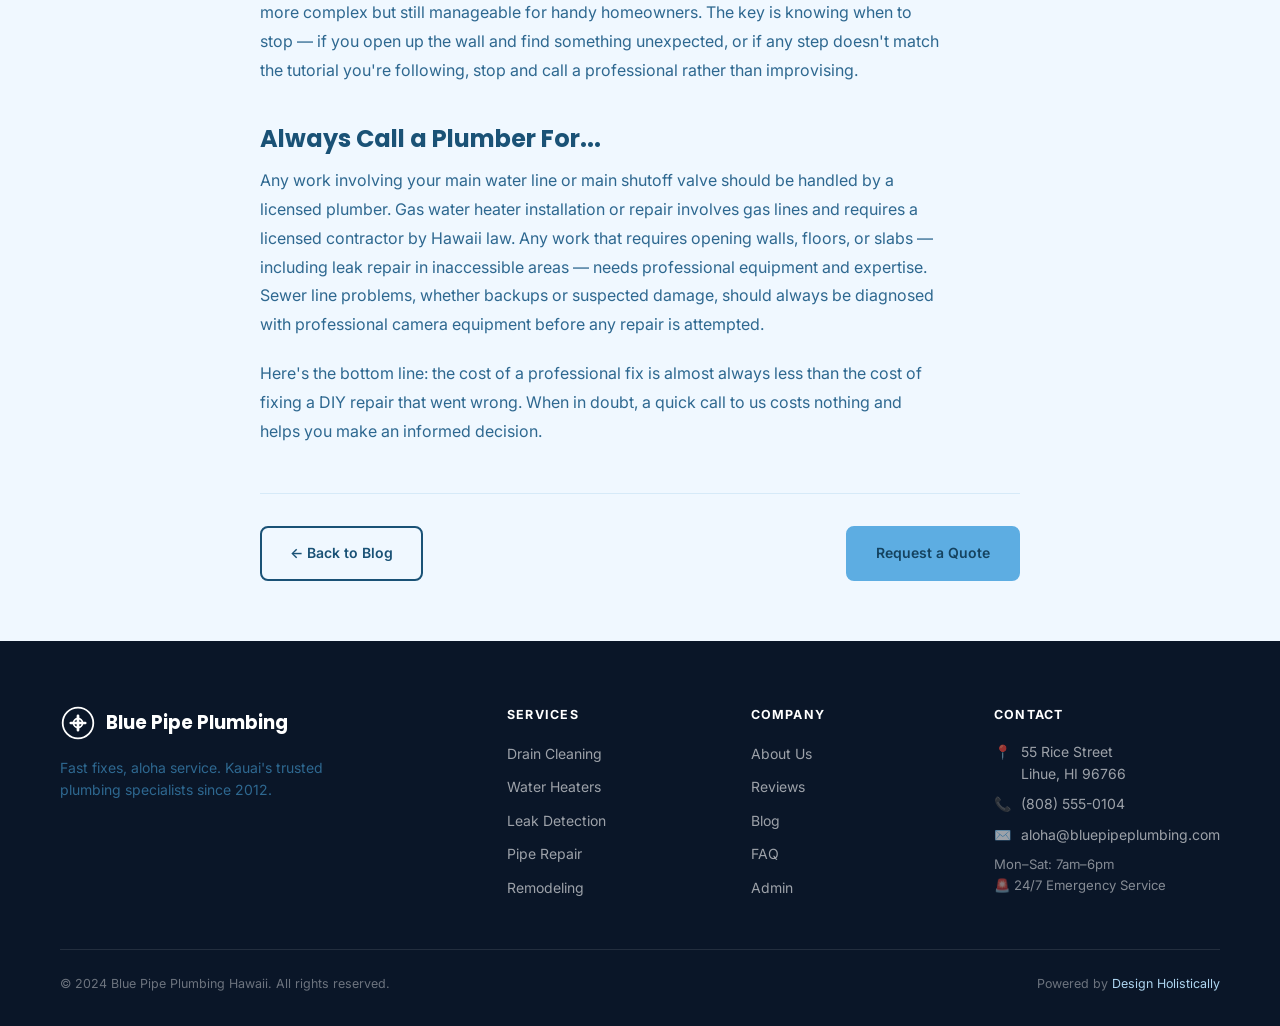
<file: blog-post-6.html>
<!DOCTYPE html>
<html lang="en" data-theme="light">
<head>
  <meta charset="UTF-8"><meta name="viewport" content="width=device-width, initial-scale=1.0">
  <title>When to Call a Plumber vs. DIY: A Homeowner's Guide | Blue Pipe Plumbing Hawaii — Lihue, Kauai</title>
  <meta name="description" content="Blue Pipe Plumbing provides fast, reliable plumbing services in Lihue, Kauai. Drain cleaning, water heaters, leak detection, and 24/7 emergency service.">
  <meta property="og:title" content="When to Call a Plumber vs. DIY: A Homeowner's Guide | Blue Pipe Plumbing Hawaii">
  <meta property="og:image" content="images/hero.png">
  <link rel="icon" href="data:image/svg+xml,<svg xmlns='http://www.w3.org/2000/svg' viewBox='0 0 32 32'><text y='28' font-size='28'>🔵</text></svg>">
  <link rel="stylesheet" href="css/style.css">
  <script type="application/ld+json">
  {"@context":"https://schema.org","@type":"Plumber","name":"Blue Pipe Plumbing Hawaii","description":"Fast, reliable plumbing services in Lihue, Kauai. Emergency service available 24/7.","telephone":"(808) 555-0104","address":{"@type":"PostalAddress","streetAddress":"55 Rice Street","addressLocality":"Lihue","addressRegion":"HI","postalCode":"96766","addressCountry":"US"},"openingHours":["Mo-Sa 07:00-18:00"]}
  </script>
  <link rel="icon" type="image/x-icon" href="images/favicon.ico">
  <link rel="icon" type="image/png" sizes="32x32" href="images/favicon-32x32.png">
  <link rel="icon" type="image/png" sizes="16x16" href="images/favicon-16x16.png">
  <link rel="apple-touch-icon" sizes="180x180" href="images/apple-touch-icon.png">
</head>
<body class="page-wrapper">
  <header class="header">
    <nav class="nav container">
      <a href="index.html" class="nav-logo">
        <svg viewBox="0 0 40 40" fill="none" width="36" height="36" aria-label="Blue Pipe Plumbing">
          <circle cx="20" cy="20" r="17" stroke="currentColor" stroke-width="2"/>
          <path d="M12 20 h16 M20 12 v16" stroke="currentColor" stroke-width="3" stroke-linecap="round"/>
          <circle cx="20" cy="20" r="5" stroke="currentColor" stroke-width="2" fill="none"/>
          <path d="M8 28 Q12 32 16 30" stroke="currentColor" stroke-width="1.5" stroke-linecap="round" fill="none"/>
        </svg>
        Blue Pipe Plumbing
      </a>
      <ul class="nav-links">
        <li><a href="index.html" >Home</a></li>
        <li><a href="services.html" >Services</a></li>
        <li><a href="about.html" >About</a></li>
        <li><a href="gallery.html" >Gallery</a></li>
        <li><a href="blog.html" class='active'>Blog</a></li>
        <li><a href="reviews.html" >Reviews</a></li>
        <li><a href="faq.html" >FAQ</a></li>
      </ul>
      <div class="nav-actions">
        <button class="btn-theme" id="themeToggle" aria-label="Toggle dark mode"></button>
        <a href="booking.html" class="btn btn-nav">Get a Quote</a>
        <button class="hamburger" id="hamburger" aria-label="Menu"><span></span><span></span><span></span></button>
      </div>
    </nav>
  </header>
  <nav class="mobile-nav">
    <a href="index.html">Home</a><a href="services.html">Services</a><a href="about.html">About</a>
    <a href="gallery.html">Gallery</a><a href="blog.html">Blog</a><a href="booking.html" style="color:var(--accent)">Get a Quote</a>
  </nav>
  <div class="blog-post-header"><div class="container"><nav class="breadcrumb"><a href="index.html">Home</a><span>/</span><a href="blog.html">Blog</a><span>/</span><span style="color:rgba(255,255,255,0.7)">When to Call a Plumber vs. DIY: A H...</span></nav><h1 style="max-width:760px">When to Call a Plumber vs. DIY: A Homeowner's Guide</h1><div class="blog-post-meta">April 28, 2024 · Blue Pipe Plumbing Hawaii</div></div></div>
  <div class="blog-post-content"><img src="images/blog-6.png" alt="When to Call a Plumber vs. DIY: A Homeowner's Guide">
    <p>The internet has made DIY home repair more accessible than ever, and there are genuinely some plumbing tasks that competent homeowners can handle themselves. But there are also situations where DIY attempts make problems significantly worse, void insurance coverage, or create safety hazards. Knowing the difference is valuable knowledge for every homeowner.</p>
    <h2>Generally Safe to DIY</h2>
    <p>Replacing a faucet aerator, swapping out a showerhead, fixing a running toilet with a flapper valve replacement, unclogging a drain with a basic plunger, and replacing a supply line under a sink are all straightforward tasks that most homeowners can safely accomplish with basic tools and good video tutorials. These involve no structural changes, no gas lines, and no significant risk of flooding if done carefully.</p>
    <h2>Proceed with Caution — Know Your Limits</h2>
    <p>Replacing a toilet, installing a new faucet, or fixing a P-trap under a sink are tasks that are more complex but still manageable for handy homeowners. The key is knowing when to stop — if you open up the wall and find something unexpected, or if any step doesn't match the tutorial you're following, stop and call a professional rather than improvising.</p>
    <h2>Always Call a Plumber For...</h2>
    <p>Any work involving your main water line or main shutoff valve should be handled by a licensed plumber. Gas water heater installation or repair involves gas lines and requires a licensed contractor by Hawaii law. Any work that requires opening walls, floors, or slabs — including leak repair in inaccessible areas — needs professional equipment and expertise. Sewer line problems, whether backups or suspected damage, should always be diagnosed with professional camera equipment before any repair is attempted.</p>
    <p>Here's the bottom line: the cost of a professional fix is almost always less than the cost of fixing a DIY repair that went wrong. When in doubt, a quick call to us costs nothing and helps you make an informed decision.</p>
    <div style="margin-top:48px;padding-top:32px;border-top:1px solid var(--border);display:flex;justify-content:space-between;flex-wrap:wrap;gap:16px">
      <a href="blog.html" class="btn btn-outline">← Back to Blog</a><a href="booking.html" class="btn btn-primary">Request a Quote</a>
    </div>
  </div>

  <footer class="footer"><div class="container">
    <div class="footer-grid">
      <div class="footer-brand">
        <a href="index.html" class="nav-logo" style="color:#fff"><svg viewBox="0 0 40 40" fill="none" width="32" height="32"><circle cx="20" cy="20" r="17" stroke="currentColor" stroke-width="2"/><path d="M12 20 h16 M20 12 v16" stroke="currentColor" stroke-width="3" stroke-linecap="round"/><circle cx="20" cy="20" r="5" stroke="currentColor" stroke-width="2" fill="none"/></svg>Blue Pipe Plumbing</a>
        <p>Fast fixes, aloha service. Kauai's trusted plumbing specialists since 2012.</p>
      </div>
      <div><p class="footer-heading">Services</p><ul class="footer-links"><li><a href="services.html">Drain Cleaning</a></li><li><a href="services.html">Water Heaters</a></li><li><a href="services.html">Leak Detection</a></li><li><a href="services.html">Pipe Repair</a></li><li><a href="services.html">Remodeling</a></li></ul></div>
      <div><p class="footer-heading">Company</p><ul class="footer-links"><li><a href="about.html">About Us</a></li><li><a href="reviews.html">Reviews</a></li><li><a href="blog.html">Blog</a></li><li><a href="faq.html">FAQ</a></li><li><a href="admin.html">Admin</a></li></ul></div>
      <div><p class="footer-heading">Contact</p>
        <div class="footer-contact-item"><span>📍</span><span>55 Rice Street<br>Lihue, HI 96766</span></div>
        <div class="footer-contact-item"><span>📞</span><a href="tel:8085550104">(808) 555-0104</a></div>
        <div class="footer-contact-item"><span>✉️</span><a href="mailto:aloha@bluepipeplumbing.com">aloha@bluepipeplumbing.com</a></div>
        <div style="margin-top:8px;font-size:0.82rem;color:rgba(255,255,255,0.5)">Mon–Sat: 7am–6pm<br>🚨 24/7 Emergency Service</div>
      </div>
    </div>
    <div class="footer-bottom">
      <p>© 2024 Blue Pipe Plumbing Hawaii. All rights reserved.</p>
      <p class="powered-by">Powered by <a href="https://designholistically.com" target="_blank">Design Holistically</a></p>
    </div>
  </div></footer>
  <button class="back-to-top" id="backToTop" aria-label="Back to top">↑</button><script src="js/main.js"></script></body></html>
</file>
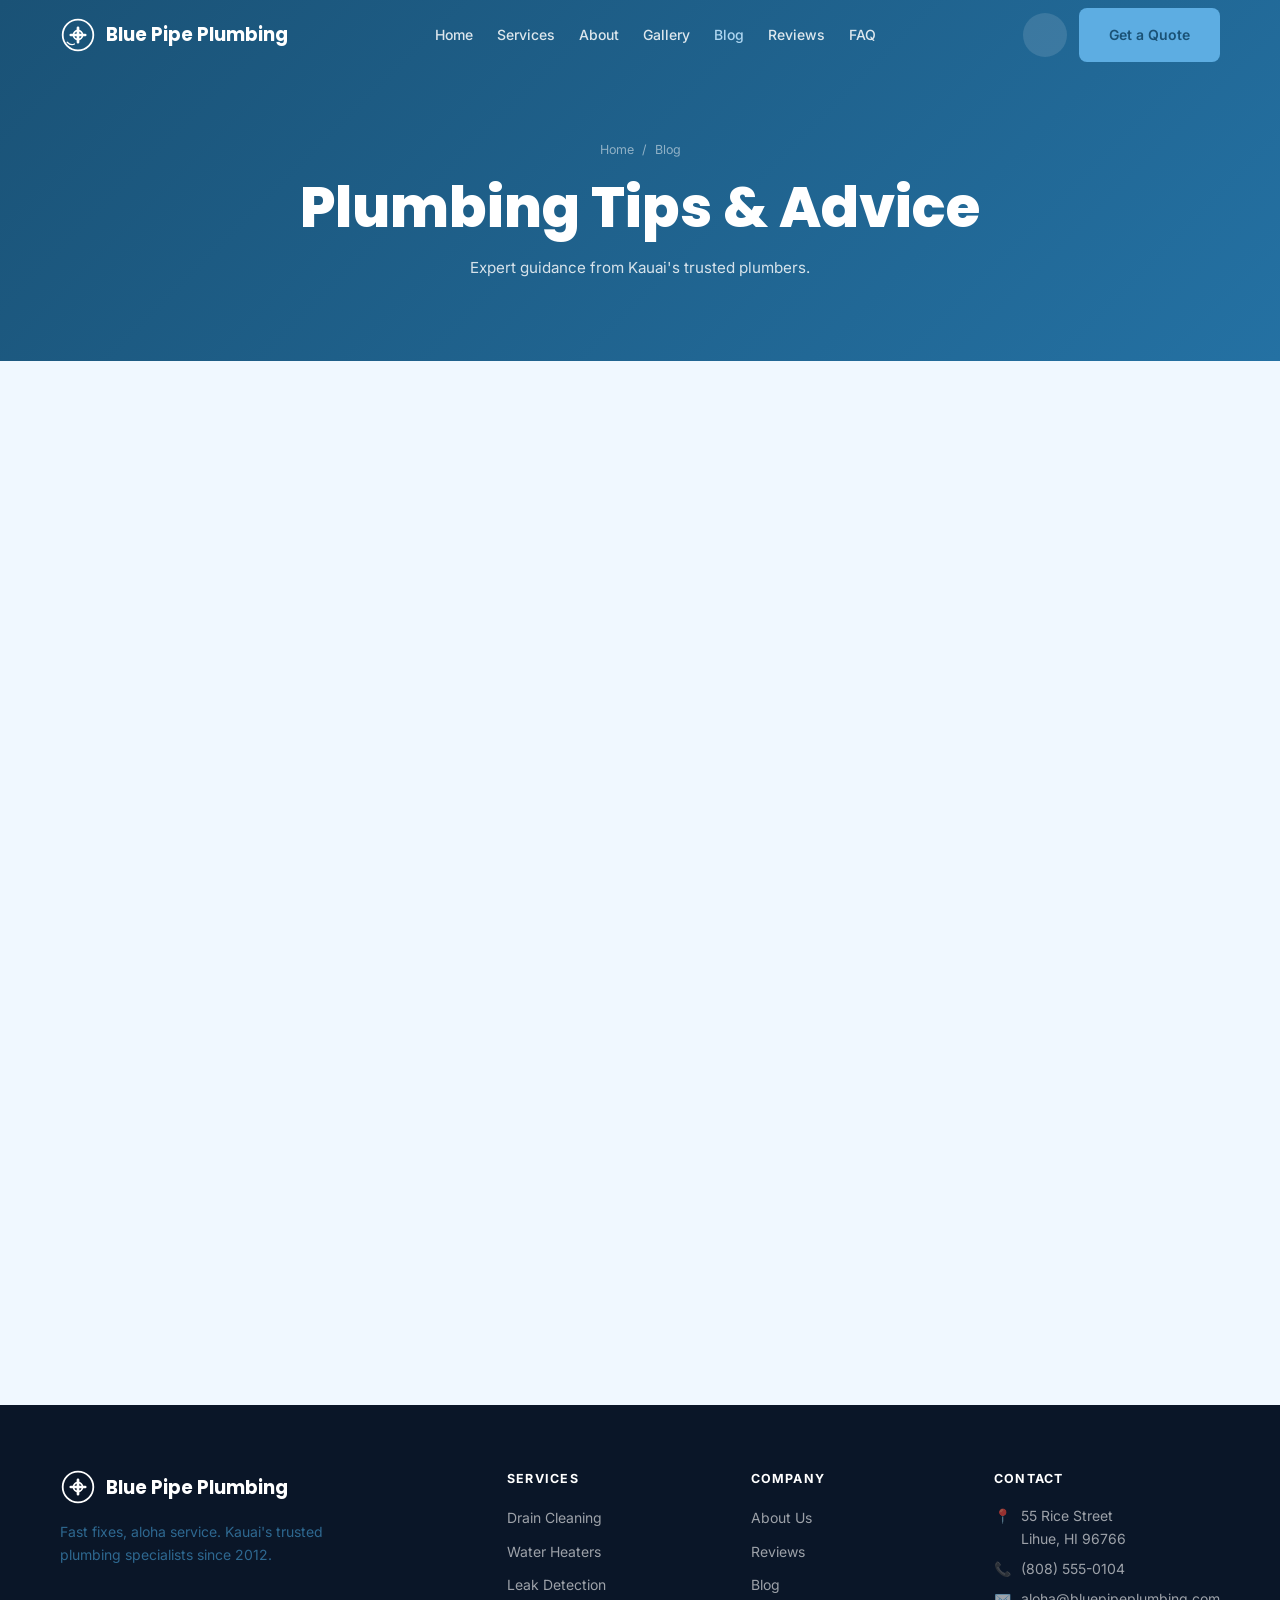
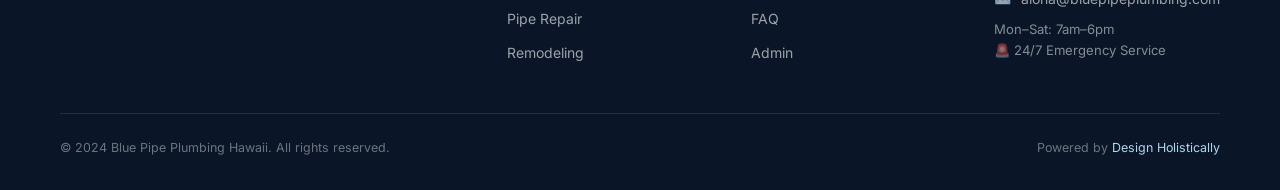
<file: blog.html>
<!DOCTYPE html>
<html lang="en" data-theme="light">
<head>
  <meta charset="UTF-8"><meta name="viewport" content="width=device-width, initial-scale=1.0">
  <title>Blog | Blue Pipe Plumbing Hawaii — Lihue, Kauai</title>
  <meta name="description" content="Blue Pipe Plumbing provides fast, reliable plumbing services in Lihue, Kauai. Drain cleaning, water heaters, leak detection, and 24/7 emergency service.">
  <meta property="og:title" content="Blog | Blue Pipe Plumbing Hawaii">
  <meta property="og:image" content="images/hero.png">
  <link rel="icon" href="data:image/svg+xml,<svg xmlns='http://www.w3.org/2000/svg' viewBox='0 0 32 32'><text y='28' font-size='28'>🔵</text></svg>">
  <link rel="stylesheet" href="css/style.css">
  <script type="application/ld+json">
  {"@context":"https://schema.org","@type":"Plumber","name":"Blue Pipe Plumbing Hawaii","description":"Fast, reliable plumbing services in Lihue, Kauai. Emergency service available 24/7.","telephone":"(808) 555-0104","address":{"@type":"PostalAddress","streetAddress":"55 Rice Street","addressLocality":"Lihue","addressRegion":"HI","postalCode":"96766","addressCountry":"US"},"openingHours":["Mo-Sa 07:00-18:00"]}
  </script>
  <link rel="icon" type="image/x-icon" href="images/favicon.ico">
  <link rel="icon" type="image/png" sizes="32x32" href="images/favicon-32x32.png">
  <link rel="icon" type="image/png" sizes="16x16" href="images/favicon-16x16.png">
  <link rel="apple-touch-icon" sizes="180x180" href="images/apple-touch-icon.png">
</head>
<body class="page-wrapper">
  <header class="header">
    <nav class="nav container">
      <a href="index.html" class="nav-logo">
        <svg viewBox="0 0 40 40" fill="none" width="36" height="36" aria-label="Blue Pipe Plumbing">
          <circle cx="20" cy="20" r="17" stroke="currentColor" stroke-width="2"/>
          <path d="M12 20 h16 M20 12 v16" stroke="currentColor" stroke-width="3" stroke-linecap="round"/>
          <circle cx="20" cy="20" r="5" stroke="currentColor" stroke-width="2" fill="none"/>
          <path d="M8 28 Q12 32 16 30" stroke="currentColor" stroke-width="1.5" stroke-linecap="round" fill="none"/>
        </svg>
        Blue Pipe Plumbing
      </a>
      <ul class="nav-links">
        <li><a href="index.html" >Home</a></li>
        <li><a href="services.html" >Services</a></li>
        <li><a href="about.html" >About</a></li>
        <li><a href="gallery.html" >Gallery</a></li>
        <li><a href="blog.html" class='active'>Blog</a></li>
        <li><a href="reviews.html" >Reviews</a></li>
        <li><a href="faq.html" >FAQ</a></li>
      </ul>
      <div class="nav-actions">
        <button class="btn-theme" id="themeToggle" aria-label="Toggle dark mode"></button>
        <a href="booking.html" class="btn btn-nav">Get a Quote</a>
        <button class="hamburger" id="hamburger" aria-label="Menu"><span></span><span></span><span></span></button>
      </div>
    </nav>
  </header>
  <nav class="mobile-nav">
    <a href="index.html">Home</a><a href="services.html">Services</a><a href="about.html">About</a>
    <a href="gallery.html">Gallery</a><a href="blog.html">Blog</a><a href="booking.html" style="color:var(--accent)">Get a Quote</a>
  </nav>
  <div class="page-hero"><div class="container"><nav class="breadcrumb"><a href="index.html">Home</a><span>/</span><span>Blog</span></nav><h1>Plumbing Tips & Advice</h1><p>Expert guidance from Kauai's trusted plumbers.</p></div></div>
  <section class="section"><div class="container"><div class="blog-grid">
    <a href="blog-post-1.html" class="blog-card fade-up"><img class="blog-card-img" src="images/blog-1.png" alt="Hard water Hawaii"><div class="blog-card-body"><div class="blog-card-meta">June 22, 2024</div><h3 class="blog-card-title">Hard Water Problems in Hawaii: What Every Homeowner Should Know</h3><p class="blog-card-excerpt">Hawaii's volcanic geology creates some of the hardest water in the US. Here's how it affects your plumbing and what to do about it.</p><span class="blog-card-link">Read More →</span></div></a>
    <a href="blog-post-2.html" class="blog-card fade-up fade-up-delay-1"><img class="blog-card-img" src="images/blog-2.png" alt="Hurricane plumbing"><div class="blog-card-body"><div class="blog-card-meta">June 14, 2024</div><h3 class="blog-card-title">Hurricane Season Plumbing Prep: A Kauai Guide</h3><p class="blog-card-excerpt">With Kauai's exposure to Pacific storms, preparing your plumbing for hurricane season is not optional — it's essential.</p><span class="blog-card-link">Read More →</span></div></a>
    <a href="blog-post-3.html" class="blog-card fade-up fade-up-delay-2"><img class="blog-card-img" src="images/blog-3.png" alt="Tankless water heater"><div class="blog-card-body"><div class="blog-card-meta">June 5, 2024</div><h3 class="blog-card-title">Tankless Water Heaters for Island Homes: The Complete Guide</h3><p class="blog-card-excerpt">Tankless water heaters are ideal for Hawaii's vacation rentals and year-round households. Here's everything you need to know.</p><span class="blog-card-link">Read More →</span></div></a>
    <a href="blog-post-4.html" class="blog-card fade-up"><img class="blog-card-img" src="images/blog-4.png" alt="Old Hawaii plumbing"><div class="blog-card-body"><div class="blog-card-meta">May 24, 2024</div><h3 class="blog-card-title">Common Plumbing Issues in Older Hawaii Homes</h3><p class="blog-card-excerpt">Hawaii's older housing stock presents specific plumbing challenges. Know what to watch for in a pre-1980s island home.</p><span class="blog-card-link">Read More →</span></div></a>
    <a href="blog-post-5.html" class="blog-card fade-up fade-up-delay-1"><img class="blog-card-img" src="images/blog-5.png" alt="Water conservation Kauai"><div class="blog-card-body"><div class="blog-card-meta">May 12, 2024</div><h3 class="blog-card-title">Water Conservation Tips for Kauai Homeowners</h3><p class="blog-card-excerpt">Even on one of the world's rainiest islands, water conservation matters. Our plumbers share practical ways to reduce consumption.</p><span class="blog-card-link">Read More →</span></div></a>
    <a href="blog-post-6.html" class="blog-card fade-up fade-up-delay-2"><img class="blog-card-img" src="images/blog-6.png" alt="DIY plumbing"><div class="blog-card-body"><div class="blog-card-meta">April 28, 2024</div><h3 class="blog-card-title">When to Call a Plumber vs. DIY: A Homeowner's Guide</h3><p class="blog-card-excerpt">Some plumbing problems are DIY-friendly; others can cause serious damage if handled without professional expertise. Here's how to tell the difference.</p><span class="blog-card-link">Read More →</span></div></a>
  </div></div></section>

  <footer class="footer"><div class="container">
    <div class="footer-grid">
      <div class="footer-brand">
        <a href="index.html" class="nav-logo" style="color:#fff"><svg viewBox="0 0 40 40" fill="none" width="32" height="32"><circle cx="20" cy="20" r="17" stroke="currentColor" stroke-width="2"/><path d="M12 20 h16 M20 12 v16" stroke="currentColor" stroke-width="3" stroke-linecap="round"/><circle cx="20" cy="20" r="5" stroke="currentColor" stroke-width="2" fill="none"/></svg>Blue Pipe Plumbing</a>
        <p>Fast fixes, aloha service. Kauai's trusted plumbing specialists since 2012.</p>
      </div>
      <div><p class="footer-heading">Services</p><ul class="footer-links"><li><a href="services.html">Drain Cleaning</a></li><li><a href="services.html">Water Heaters</a></li><li><a href="services.html">Leak Detection</a></li><li><a href="services.html">Pipe Repair</a></li><li><a href="services.html">Remodeling</a></li></ul></div>
      <div><p class="footer-heading">Company</p><ul class="footer-links"><li><a href="about.html">About Us</a></li><li><a href="reviews.html">Reviews</a></li><li><a href="blog.html">Blog</a></li><li><a href="faq.html">FAQ</a></li><li><a href="admin.html">Admin</a></li></ul></div>
      <div><p class="footer-heading">Contact</p>
        <div class="footer-contact-item"><span>📍</span><span>55 Rice Street<br>Lihue, HI 96766</span></div>
        <div class="footer-contact-item"><span>📞</span><a href="tel:8085550104">(808) 555-0104</a></div>
        <div class="footer-contact-item"><span>✉️</span><a href="mailto:aloha@bluepipeplumbing.com">aloha@bluepipeplumbing.com</a></div>
        <div style="margin-top:8px;font-size:0.82rem;color:rgba(255,255,255,0.5)">Mon–Sat: 7am–6pm<br>🚨 24/7 Emergency Service</div>
      </div>
    </div>
    <div class="footer-bottom">
      <p>© 2024 Blue Pipe Plumbing Hawaii. All rights reserved.</p>
      <p class="powered-by">Powered by <a href="https://designholistically.com" target="_blank">Design Holistically</a></p>
    </div>
  </div></footer>
  <button class="back-to-top" id="backToTop" aria-label="Back to top">↑</button><script src="js/main.js"></script></body></html>
</file>
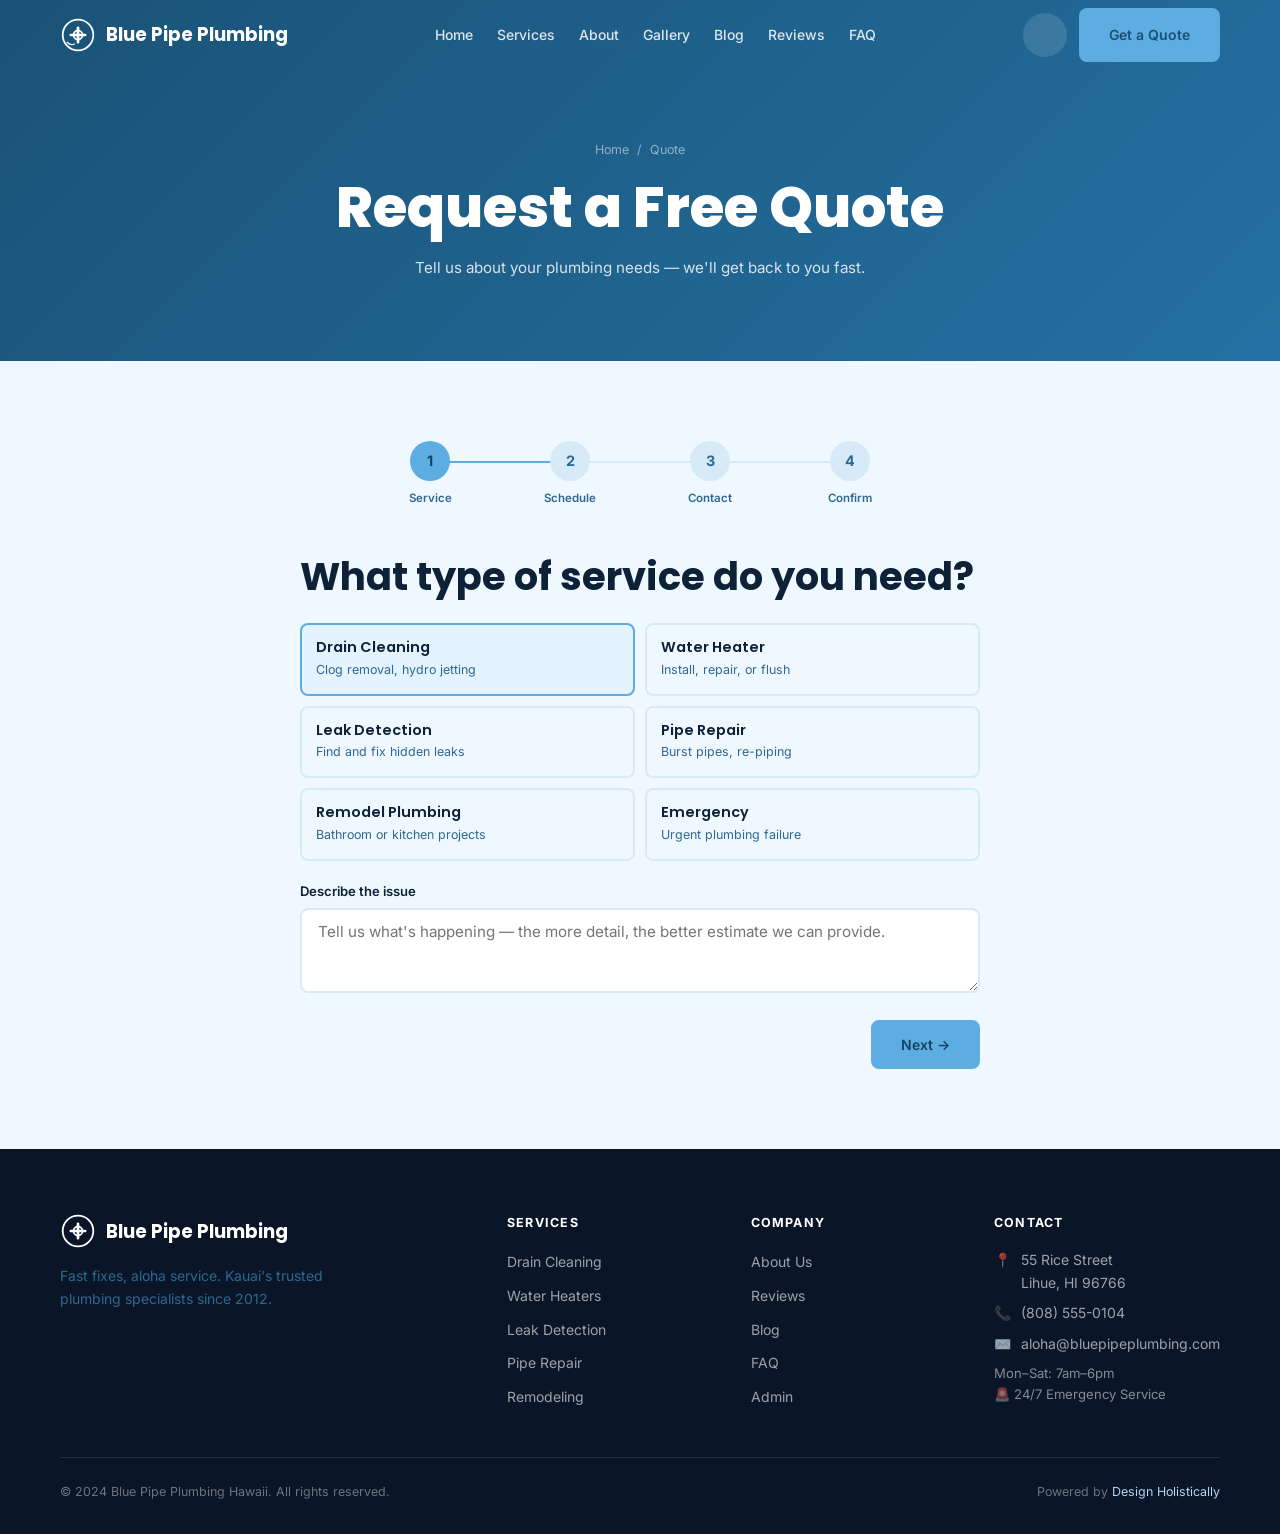
<file: booking.html>
<!DOCTYPE html>
<html lang="en" data-theme="light">
<head>
  <meta charset="UTF-8"><meta name="viewport" content="width=device-width, initial-scale=1.0">
  <title>Request Quote | Blue Pipe Plumbing Hawaii — Lihue, Kauai</title>
  <meta name="description" content="Blue Pipe Plumbing provides fast, reliable plumbing services in Lihue, Kauai. Drain cleaning, water heaters, leak detection, and 24/7 emergency service.">
  <meta property="og:title" content="Request Quote | Blue Pipe Plumbing Hawaii">
  <meta property="og:image" content="images/hero.png">
  <link rel="icon" href="data:image/svg+xml,<svg xmlns='http://www.w3.org/2000/svg' viewBox='0 0 32 32'><text y='28' font-size='28'>🔵</text></svg>">
  <link rel="stylesheet" href="css/style.css">
  <script type="application/ld+json">
  {"@context":"https://schema.org","@type":"Plumber","name":"Blue Pipe Plumbing Hawaii","description":"Fast, reliable plumbing services in Lihue, Kauai. Emergency service available 24/7.","telephone":"(808) 555-0104","address":{"@type":"PostalAddress","streetAddress":"55 Rice Street","addressLocality":"Lihue","addressRegion":"HI","postalCode":"96766","addressCountry":"US"},"openingHours":["Mo-Sa 07:00-18:00"]}
  </script>
  <link rel="icon" type="image/x-icon" href="images/favicon.ico">
  <link rel="icon" type="image/png" sizes="32x32" href="images/favicon-32x32.png">
  <link rel="icon" type="image/png" sizes="16x16" href="images/favicon-16x16.png">
  <link rel="apple-touch-icon" sizes="180x180" href="images/apple-touch-icon.png">
</head>
<body class="page-wrapper">
  <header class="header">
    <nav class="nav container">
      <a href="index.html" class="nav-logo">
        <svg viewBox="0 0 40 40" fill="none" width="36" height="36" aria-label="Blue Pipe Plumbing">
          <circle cx="20" cy="20" r="17" stroke="currentColor" stroke-width="2"/>
          <path d="M12 20 h16 M20 12 v16" stroke="currentColor" stroke-width="3" stroke-linecap="round"/>
          <circle cx="20" cy="20" r="5" stroke="currentColor" stroke-width="2" fill="none"/>
          <path d="M8 28 Q12 32 16 30" stroke="currentColor" stroke-width="1.5" stroke-linecap="round" fill="none"/>
        </svg>
        Blue Pipe Plumbing
      </a>
      <ul class="nav-links">
        <li><a href="index.html" >Home</a></li>
        <li><a href="services.html" >Services</a></li>
        <li><a href="about.html" >About</a></li>
        <li><a href="gallery.html" >Gallery</a></li>
        <li><a href="blog.html" >Blog</a></li>
        <li><a href="reviews.html" >Reviews</a></li>
        <li><a href="faq.html" >FAQ</a></li>
      </ul>
      <div class="nav-actions">
        <button class="btn-theme" id="themeToggle" aria-label="Toggle dark mode"></button>
        <a href="booking.html" class="btn btn-nav">Get a Quote</a>
        <button class="hamburger" id="hamburger" aria-label="Menu"><span></span><span></span><span></span></button>
      </div>
    </nav>
  </header>
  <nav class="mobile-nav">
    <a href="index.html">Home</a><a href="services.html">Services</a><a href="about.html">About</a>
    <a href="gallery.html">Gallery</a><a href="blog.html">Blog</a><a href="booking.html" style="color:var(--accent)">Get a Quote</a>
  </nav>
  <div class="page-hero"><div class="container"><nav class="breadcrumb"><a href="index.html">Home</a><span>/</span><span>Quote</span></nav><h1>Request a Free Quote</h1><p>Tell us about your plumbing needs — we'll get back to you fast.</p></div></div>
  <section class="section"><div class="container" style="max-width:720px">
    <div class="booking-steps">
      <div class="step-indicator active"><div class="step-num">1</div><div class="step-label">Service</div></div>
      <div class="step-indicator"><div class="step-num">2</div><div class="step-label">Schedule</div></div>
      <div class="step-indicator"><div class="step-num">3</div><div class="step-label">Contact</div></div>
      <div class="step-indicator"><div class="step-num">4</div><div class="step-label">Confirm</div></div>
    </div>
    <div class="step-panel active">
      <h2 style="margin-bottom:24px">What type of service do you need?</h2>
      <div class="service-options">
        <div class="service-option selected"><h4>Drain Cleaning</h4><p>Clog removal, hydro jetting</p></div>
        <div class="service-option"><h4>Water Heater</h4><p>Install, repair, or flush</p></div>
        <div class="service-option"><h4>Leak Detection</h4><p>Find and fix hidden leaks</p></div>
        <div class="service-option"><h4>Pipe Repair</h4><p>Burst pipes, re-piping</p></div>
        <div class="service-option"><h4>Remodel Plumbing</h4><p>Bathroom or kitchen projects</p></div>
        <div class="service-option"><h4>Emergency</h4><p>Urgent plumbing failure</p></div>
      </div>
      <div class="form-group" style="margin-top:20px"><label>Describe the issue</label><textarea rows="3" placeholder="Tell us what's happening — the more detail, the better estimate we can provide."></textarea></div>
      <div style="display:flex;justify-content:flex-end;margin-top:20px"><button class="btn btn-primary" data-next-step>Next →</button></div>
    </div>
    <div class="step-panel">
      <h2 style="margin-bottom:24px">When would you like service?</h2>
      <div class="form-group"><label>Preferred Date</label><input type="date"></div>
      <div class="form-group"><label>Available Times</label>
        <div class="time-slots">
          <div class="time-slot">7:00 AM</div><div class="time-slot">8:00 AM</div><div class="time-slot selected">9:00 AM</div><div class="time-slot">10:00 AM</div>
          <div class="time-slot unavailable">11:00 AM</div><div class="time-slot">1:00 PM</div><div class="time-slot">2:00 PM</div><div class="time-slot">3:00 PM</div>
          <div class="time-slot">4:00 PM</div><div class="time-slot">5:00 PM</div><div class="time-slot unavailable">5:30 PM</div><div class="time-slot">Flexible</div>
        </div>
      </div>
      <div style="display:flex;justify-content:space-between;margin-top:20px"><button class="btn btn-outline" data-prev-step>← Back</button><button class="btn btn-primary" data-next-step>Next →</button></div>
    </div>
    <div class="step-panel">
      <h2 style="margin-bottom:24px">Your Contact Information</h2>
      <div class="grid-2">
        <div class="form-group"><label>First Name</label><input type="text" placeholder="Mike"></div>
        <div class="form-group"><label>Last Name</label><input type="text" placeholder="Lau"></div>
      </div>
      <div class="form-group"><label>Phone</label><input type="tel" placeholder="(808) 555-0000"></div>
      <div class="form-group"><label>Email</label><input type="email" placeholder="mike@example.com"></div>
      <div class="form-group"><label>Property Address</label><input type="text" placeholder="123 Rice Street, Lihue, HI"></div>
      <div style="display:flex;justify-content:space-between;margin-top:20px"><button class="btn btn-outline" data-prev-step>← Back</button><button class="btn btn-primary" data-next-step>Review →</button></div>
    </div>
    <div class="step-panel">
      <div class="booking-summary"><h3>Request Summary</h3>
        <div class="summary-row"><span>Service</span><span>Drain Cleaning</span></div>
        <div class="summary-row"><span>Date</span><span>Monday, July 1, 2024</span></div>
        <div class="summary-row"><span>Time</span><span>9:00 AM</span></div>
        <div class="summary-row"><span>Location</span><span>Lihue, Kauai</span></div>
        <div class="summary-row"><span>Estimate</span><span style="color:var(--accent-dark)">Free — provided on-site</span></div>
      </div>
      <div style="display:flex;justify-content:space-between;margin-top:20px"><button class="btn btn-outline" data-prev-step>← Edit</button><button class="btn btn-primary" id="confirmBooking">Submit Request ✓</button></div>
      <div class="booking-summary" id="confirmationMsg" style="display:none;text-align:center;padding:48px 24px">
        <div style="font-size:3rem;margin-bottom:16px">💧</div><h2>Request Received!</h2>
        <p style="margin:16px auto">We'll call you within 2 hours to confirm your appointment and answer any questions.</p>
        <a href="index.html" class="btn btn-primary" style="margin-top:24px">Back to Home</a>
      </div>
    </div>
  </div></section>

  <footer class="footer"><div class="container">
    <div class="footer-grid">
      <div class="footer-brand">
        <a href="index.html" class="nav-logo" style="color:#fff"><svg viewBox="0 0 40 40" fill="none" width="32" height="32"><circle cx="20" cy="20" r="17" stroke="currentColor" stroke-width="2"/><path d="M12 20 h16 M20 12 v16" stroke="currentColor" stroke-width="3" stroke-linecap="round"/><circle cx="20" cy="20" r="5" stroke="currentColor" stroke-width="2" fill="none"/></svg>Blue Pipe Plumbing</a>
        <p>Fast fixes, aloha service. Kauai's trusted plumbing specialists since 2012.</p>
      </div>
      <div><p class="footer-heading">Services</p><ul class="footer-links"><li><a href="services.html">Drain Cleaning</a></li><li><a href="services.html">Water Heaters</a></li><li><a href="services.html">Leak Detection</a></li><li><a href="services.html">Pipe Repair</a></li><li><a href="services.html">Remodeling</a></li></ul></div>
      <div><p class="footer-heading">Company</p><ul class="footer-links"><li><a href="about.html">About Us</a></li><li><a href="reviews.html">Reviews</a></li><li><a href="blog.html">Blog</a></li><li><a href="faq.html">FAQ</a></li><li><a href="admin.html">Admin</a></li></ul></div>
      <div><p class="footer-heading">Contact</p>
        <div class="footer-contact-item"><span>📍</span><span>55 Rice Street<br>Lihue, HI 96766</span></div>
        <div class="footer-contact-item"><span>📞</span><a href="tel:8085550104">(808) 555-0104</a></div>
        <div class="footer-contact-item"><span>✉️</span><a href="mailto:aloha@bluepipeplumbing.com">aloha@bluepipeplumbing.com</a></div>
        <div style="margin-top:8px;font-size:0.82rem;color:rgba(255,255,255,0.5)">Mon–Sat: 7am–6pm<br>🚨 24/7 Emergency Service</div>
      </div>
    </div>
    <div class="footer-bottom">
      <p>© 2024 Blue Pipe Plumbing Hawaii. All rights reserved.</p>
      <p class="powered-by">Powered by <a href="https://designholistically.com" target="_blank">Design Holistically</a></p>
    </div>
  </div></footer>
  <button class="back-to-top" id="backToTop" aria-label="Back to top">↑</button><script src="js/main.js"></script><script>document.getElementById('confirmBooking')?.addEventListener('click',function(){this.style.display='none';document.getElementById('confirmationMsg').style.display='block';});</script></body></html>
</file>
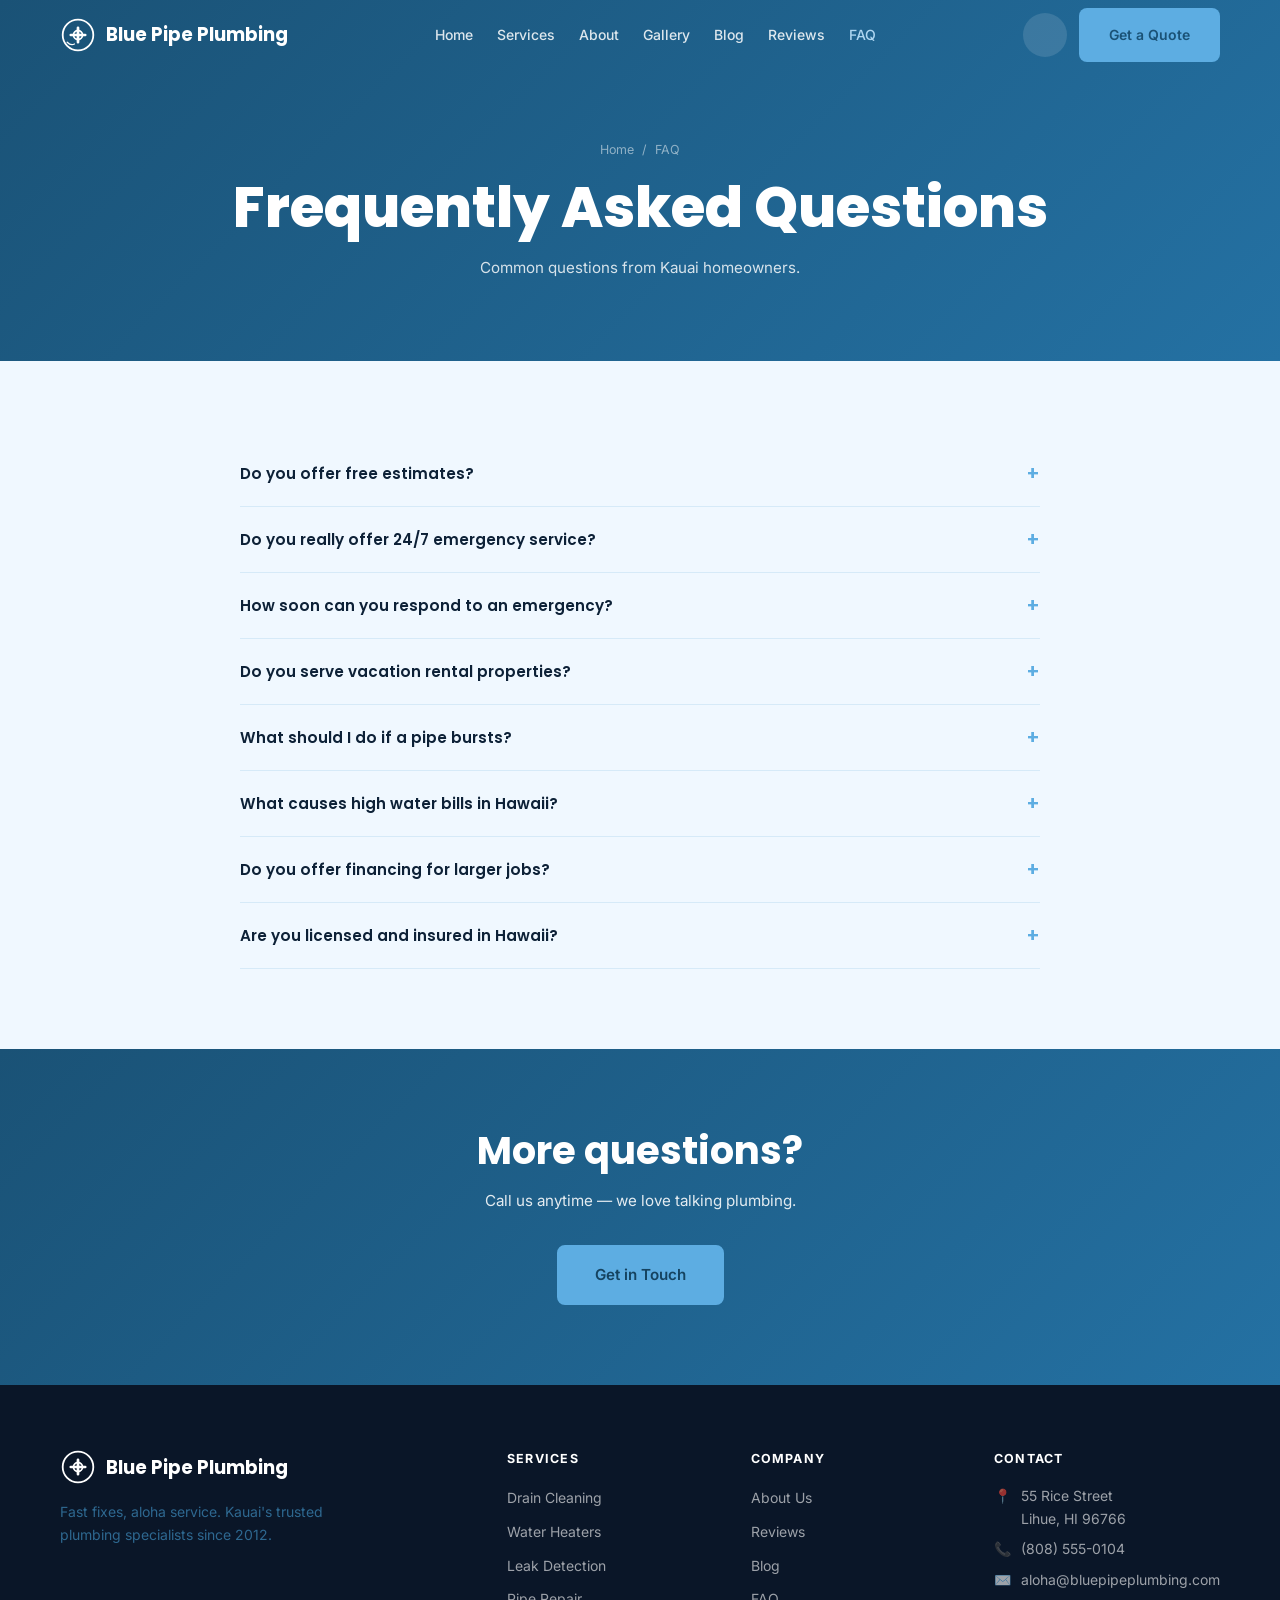
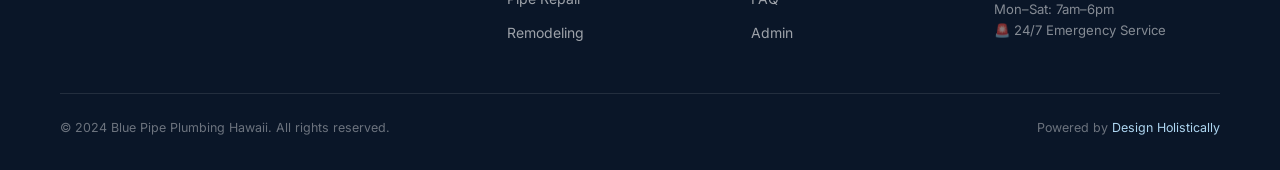
<file: faq.html>
<!DOCTYPE html>
<html lang="en" data-theme="light">
<head>
  <meta charset="UTF-8"><meta name="viewport" content="width=device-width, initial-scale=1.0">
  <title>FAQ | Blue Pipe Plumbing Hawaii — Lihue, Kauai</title>
  <meta name="description" content="Blue Pipe Plumbing provides fast, reliable plumbing services in Lihue, Kauai. Drain cleaning, water heaters, leak detection, and 24/7 emergency service.">
  <meta property="og:title" content="FAQ | Blue Pipe Plumbing Hawaii">
  <meta property="og:image" content="images/hero.png">
  <link rel="icon" href="data:image/svg+xml,<svg xmlns='http://www.w3.org/2000/svg' viewBox='0 0 32 32'><text y='28' font-size='28'>🔵</text></svg>">
  <link rel="stylesheet" href="css/style.css">
  <script type="application/ld+json">
  {"@context":"https://schema.org","@type":"Plumber","name":"Blue Pipe Plumbing Hawaii","description":"Fast, reliable plumbing services in Lihue, Kauai. Emergency service available 24/7.","telephone":"(808) 555-0104","address":{"@type":"PostalAddress","streetAddress":"55 Rice Street","addressLocality":"Lihue","addressRegion":"HI","postalCode":"96766","addressCountry":"US"},"openingHours":["Mo-Sa 07:00-18:00"]}
  </script>
  <link rel="icon" type="image/x-icon" href="images/favicon.ico">
  <link rel="icon" type="image/png" sizes="32x32" href="images/favicon-32x32.png">
  <link rel="icon" type="image/png" sizes="16x16" href="images/favicon-16x16.png">
  <link rel="apple-touch-icon" sizes="180x180" href="images/apple-touch-icon.png">
</head>
<body class="page-wrapper">
  <header class="header">
    <nav class="nav container">
      <a href="index.html" class="nav-logo">
        <svg viewBox="0 0 40 40" fill="none" width="36" height="36" aria-label="Blue Pipe Plumbing">
          <circle cx="20" cy="20" r="17" stroke="currentColor" stroke-width="2"/>
          <path d="M12 20 h16 M20 12 v16" stroke="currentColor" stroke-width="3" stroke-linecap="round"/>
          <circle cx="20" cy="20" r="5" stroke="currentColor" stroke-width="2" fill="none"/>
          <path d="M8 28 Q12 32 16 30" stroke="currentColor" stroke-width="1.5" stroke-linecap="round" fill="none"/>
        </svg>
        Blue Pipe Plumbing
      </a>
      <ul class="nav-links">
        <li><a href="index.html" >Home</a></li>
        <li><a href="services.html" >Services</a></li>
        <li><a href="about.html" >About</a></li>
        <li><a href="gallery.html" >Gallery</a></li>
        <li><a href="blog.html" >Blog</a></li>
        <li><a href="reviews.html" >Reviews</a></li>
        <li><a href="faq.html" class='active'>FAQ</a></li>
      </ul>
      <div class="nav-actions">
        <button class="btn-theme" id="themeToggle" aria-label="Toggle dark mode"></button>
        <a href="booking.html" class="btn btn-nav">Get a Quote</a>
        <button class="hamburger" id="hamburger" aria-label="Menu"><span></span><span></span><span></span></button>
      </div>
    </nav>
  </header>
  <nav class="mobile-nav">
    <a href="index.html">Home</a><a href="services.html">Services</a><a href="about.html">About</a>
    <a href="gallery.html">Gallery</a><a href="blog.html">Blog</a><a href="booking.html" style="color:var(--accent)">Get a Quote</a>
  </nav>
  <div class="page-hero"><div class="container"><nav class="breadcrumb"><a href="index.html">Home</a><span>/</span><span>FAQ</span></nav><h1>Frequently Asked Questions</h1><p>Common questions from Kauai homeowners.</p></div></div>
  <section class="section"><div class="container"><div class="faq-list">
    <div class="faq-item"><button class="faq-question"><span>Do you offer free estimates?</span><span class="faq-icon">+</span></button><div class="faq-answer"><div class="faq-answer-inner">Yes, all estimates are completely free with no obligation. We'll send a licensed plumber to your property, assess the situation, and provide a written estimate before any work begins. For simple repairs, we can often give a quote over the phone based on your description.</div></div></div>
    <div class="faq-item"><button class="faq-question"><span>Do you really offer 24/7 emergency service?</span><span class="faq-icon">+</span></button><div class="faq-answer"><div class="faq-answer-inner">Yes, absolutely. Plumbing emergencies don't wait for business hours — burst pipes, sewage backups, and flooding require immediate response. When you call our main number after hours, you'll reach a real person (not an answering machine) who dispatches an on-call plumber. Emergency calls are subject to an after-hours service fee, which is applied toward the repair cost.</div></div></div>
    <div class="faq-item"><button class="faq-question"><span>How soon can you respond to an emergency?</span><span class="faq-icon">+</span></button><div class="faq-answer"><div class="faq-answer-inner">For true emergencies (active flooding, major burst pipe), we aim to have a plumber on-site within 60 minutes during business hours and within 90 minutes after hours, anywhere on Kauai. Given the island's geography, response times to more remote areas like Ha'ena or the north shore may be slightly longer, but we always communicate an ETA clearly.</div></div></div>
    <div class="faq-item"><button class="faq-question"><span>Do you serve vacation rental properties?</span><span class="faq-icon">+</span></button><div class="faq-answer"><div class="faq-answer-inner">Yes, we're one of Kauai's preferred plumbing contractors for vacation rental properties. We understand the unique demands of VRBO and Airbnb hosts — quick turnarounds, reliable scheduling, and the ability to coordinate access with property managers when owners are off-island. We offer maintenance contracts for property management companies.</div></div></div>
    <div class="faq-item"><button class="faq-question"><span>What should I do if a pipe bursts?</span><span class="faq-icon">+</span></button><div class="faq-answer"><div class="faq-answer-inner">Immediately shut off the main water supply to your home — the shutoff valve is typically near the water meter, which on most Kauai properties is near the street or at the property boundary. Turn off your water heater to prevent damage. Mop up standing water to minimize damage. Then call us at (808) 555-0104. Don't attempt to repair the burst pipe yourself — improper repairs can worsen the damage or create unsafe conditions.</div></div></div>
    <div class="faq-item"><button class="faq-question"><span>What causes high water bills in Hawaii?</span><span class="faq-icon">+</span></button><div class="faq-answer"><div class="faq-answer-inner">The most common culprits are running toilets (a flapper valve that doesn't seal can waste 200 gallons per day), dripping faucets, and hidden slab or pipe leaks. Hawaii's high water pressure, which is common on some parts of Kauai, can accelerate leak development. If your water bill spikes unexpectedly, call us for a leak inspection — we use electronic detection to find hidden leaks without destructive investigation.</div></div></div>
    <div class="faq-item"><button class="faq-question"><span>Do you offer financing for larger jobs?</span><span class="faq-icon">+</span></button><div class="faq-answer"><div class="faq-answer-inner">Yes, for larger jobs (re-piping, water heater installation, bathroom remodels) we partner with GreenSky to offer low-interest financing plans. Apply in minutes at our office or online. We believe a plumbing issue shouldn't become a financial crisis, and financing options help ensure you can get necessary repairs done without delay.</div></div></div>
    <div class="faq-item"><button class="faq-question"><span>Are you licensed and insured in Hawaii?</span><span class="faq-icon">+</span></button><div class="faq-answer"><div class="faq-answer-inner">Yes. Keali'i Akana holds a Hawaii Master Plumber license (License #PB-XXXX), and all plumbers on our team are licensed in the State of Hawaii. We carry full general liability insurance and workers' compensation coverage. We're happy to provide proof of insurance and licensing upon request before any job begins.</div></div></div>
  </div></div></section>
  <div class="cta-band"><div class="container"><h2 style="color:#fff">More questions?</h2><p>Call us anytime — we love talking plumbing.</p><a href="booking.html" class="btn btn-primary btn-lg">Get in Touch</a></div></div>

  <footer class="footer"><div class="container">
    <div class="footer-grid">
      <div class="footer-brand">
        <a href="index.html" class="nav-logo" style="color:#fff"><svg viewBox="0 0 40 40" fill="none" width="32" height="32"><circle cx="20" cy="20" r="17" stroke="currentColor" stroke-width="2"/><path d="M12 20 h16 M20 12 v16" stroke="currentColor" stroke-width="3" stroke-linecap="round"/><circle cx="20" cy="20" r="5" stroke="currentColor" stroke-width="2" fill="none"/></svg>Blue Pipe Plumbing</a>
        <p>Fast fixes, aloha service. Kauai's trusted plumbing specialists since 2012.</p>
      </div>
      <div><p class="footer-heading">Services</p><ul class="footer-links"><li><a href="services.html">Drain Cleaning</a></li><li><a href="services.html">Water Heaters</a></li><li><a href="services.html">Leak Detection</a></li><li><a href="services.html">Pipe Repair</a></li><li><a href="services.html">Remodeling</a></li></ul></div>
      <div><p class="footer-heading">Company</p><ul class="footer-links"><li><a href="about.html">About Us</a></li><li><a href="reviews.html">Reviews</a></li><li><a href="blog.html">Blog</a></li><li><a href="faq.html">FAQ</a></li><li><a href="admin.html">Admin</a></li></ul></div>
      <div><p class="footer-heading">Contact</p>
        <div class="footer-contact-item"><span>📍</span><span>55 Rice Street<br>Lihue, HI 96766</span></div>
        <div class="footer-contact-item"><span>📞</span><a href="tel:8085550104">(808) 555-0104</a></div>
        <div class="footer-contact-item"><span>✉️</span><a href="mailto:aloha@bluepipeplumbing.com">aloha@bluepipeplumbing.com</a></div>
        <div style="margin-top:8px;font-size:0.82rem;color:rgba(255,255,255,0.5)">Mon–Sat: 7am–6pm<br>🚨 24/7 Emergency Service</div>
      </div>
    </div>
    <div class="footer-bottom">
      <p>© 2024 Blue Pipe Plumbing Hawaii. All rights reserved.</p>
      <p class="powered-by">Powered by <a href="https://designholistically.com" target="_blank">Design Holistically</a></p>
    </div>
  </div></footer>
  <button class="back-to-top" id="backToTop" aria-label="Back to top">↑</button><script src="js/main.js"></script></body></html>
</file>
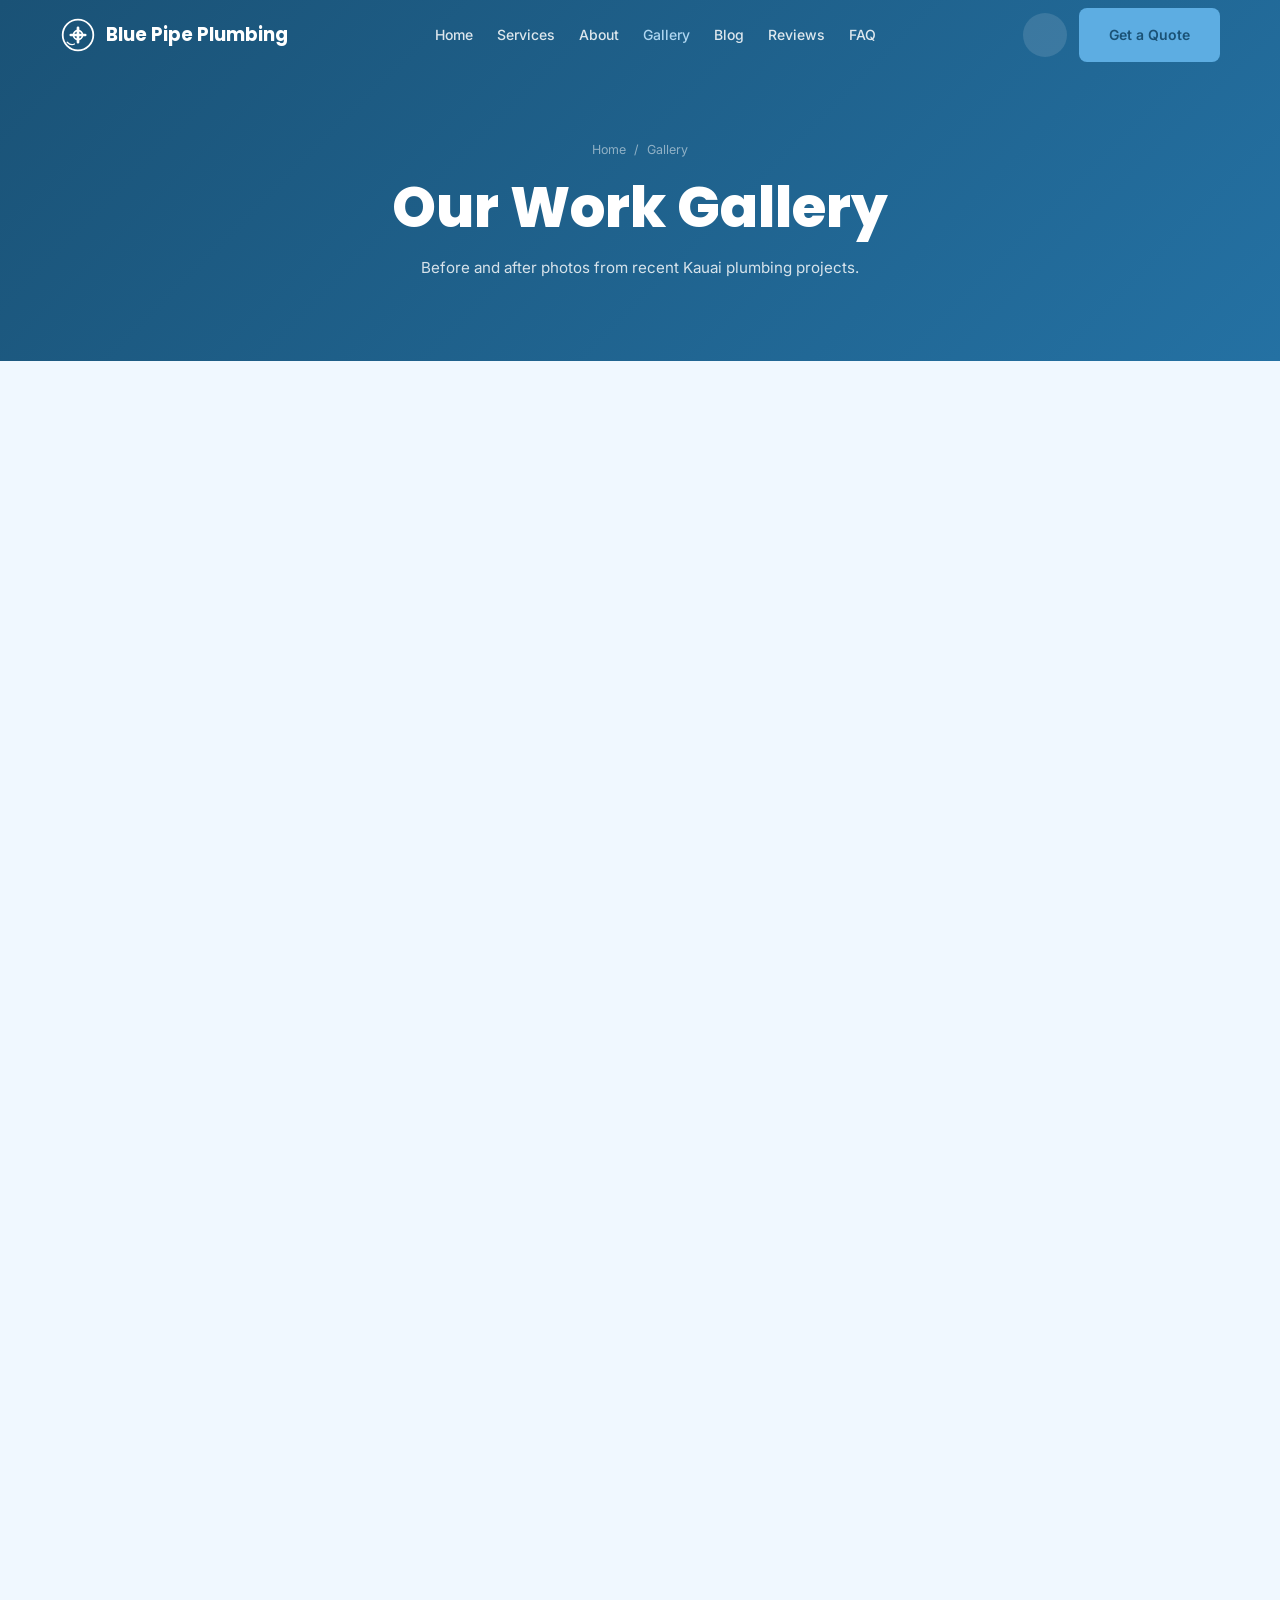
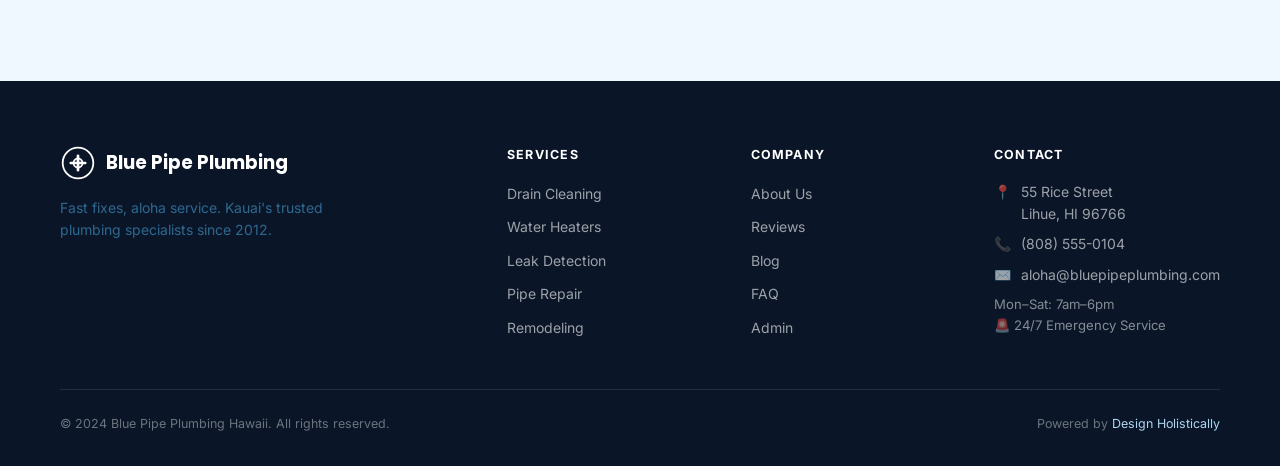
<file: gallery.html>
<!DOCTYPE html>
<html lang="en" data-theme="light">
<head>
  <meta charset="UTF-8"><meta name="viewport" content="width=device-width, initial-scale=1.0">
  <title>Gallery | Blue Pipe Plumbing Hawaii — Lihue, Kauai</title>
  <meta name="description" content="Blue Pipe Plumbing provides fast, reliable plumbing services in Lihue, Kauai. Drain cleaning, water heaters, leak detection, and 24/7 emergency service.">
  <meta property="og:title" content="Gallery | Blue Pipe Plumbing Hawaii">
  <meta property="og:image" content="images/hero.png">
  <link rel="icon" href="data:image/svg+xml,<svg xmlns='http://www.w3.org/2000/svg' viewBox='0 0 32 32'><text y='28' font-size='28'>🔵</text></svg>">
  <link rel="stylesheet" href="css/style.css">
  <script type="application/ld+json">
  {"@context":"https://schema.org","@type":"Plumber","name":"Blue Pipe Plumbing Hawaii","description":"Fast, reliable plumbing services in Lihue, Kauai. Emergency service available 24/7.","telephone":"(808) 555-0104","address":{"@type":"PostalAddress","streetAddress":"55 Rice Street","addressLocality":"Lihue","addressRegion":"HI","postalCode":"96766","addressCountry":"US"},"openingHours":["Mo-Sa 07:00-18:00"]}
  </script>
  <link rel="icon" type="image/x-icon" href="images/favicon.ico">
  <link rel="icon" type="image/png" sizes="32x32" href="images/favicon-32x32.png">
  <link rel="icon" type="image/png" sizes="16x16" href="images/favicon-16x16.png">
  <link rel="apple-touch-icon" sizes="180x180" href="images/apple-touch-icon.png">
</head>
<body class="page-wrapper">
  <header class="header">
    <nav class="nav container">
      <a href="index.html" class="nav-logo">
        <svg viewBox="0 0 40 40" fill="none" width="36" height="36" aria-label="Blue Pipe Plumbing">
          <circle cx="20" cy="20" r="17" stroke="currentColor" stroke-width="2"/>
          <path d="M12 20 h16 M20 12 v16" stroke="currentColor" stroke-width="3" stroke-linecap="round"/>
          <circle cx="20" cy="20" r="5" stroke="currentColor" stroke-width="2" fill="none"/>
          <path d="M8 28 Q12 32 16 30" stroke="currentColor" stroke-width="1.5" stroke-linecap="round" fill="none"/>
        </svg>
        Blue Pipe Plumbing
      </a>
      <ul class="nav-links">
        <li><a href="index.html" >Home</a></li>
        <li><a href="services.html" >Services</a></li>
        <li><a href="about.html" >About</a></li>
        <li><a href="gallery.html" class='active'>Gallery</a></li>
        <li><a href="blog.html" >Blog</a></li>
        <li><a href="reviews.html" >Reviews</a></li>
        <li><a href="faq.html" >FAQ</a></li>
      </ul>
      <div class="nav-actions">
        <button class="btn-theme" id="themeToggle" aria-label="Toggle dark mode"></button>
        <a href="booking.html" class="btn btn-nav">Get a Quote</a>
        <button class="hamburger" id="hamburger" aria-label="Menu"><span></span><span></span><span></span></button>
      </div>
    </nav>
  </header>
  <nav class="mobile-nav">
    <a href="index.html">Home</a><a href="services.html">Services</a><a href="about.html">About</a>
    <a href="gallery.html">Gallery</a><a href="blog.html">Blog</a><a href="booking.html" style="color:var(--accent)">Get a Quote</a>
  </nav>
  <div class="page-hero"><div class="container"><nav class="breadcrumb"><a href="index.html">Home</a><span>/</span><span>Gallery</span></nav><h1>Our Work Gallery</h1><p>Before and after photos from recent Kauai plumbing projects.</p></div></div>
  <section class="section"><div class="container"><div class="gallery-grid"><div class="gallery-item fade-up"><img src="images/gallery-1.png" alt="Work 1" loading="lazy"><div class="gallery-item-overlay"><span>Drain Repair</span></div></div><div class="gallery-item fade-up"><img src="images/gallery-2.png" alt="Work 2" loading="lazy"><div class="gallery-item-overlay"><span>Tankless Install</span></div></div><div class="gallery-item fade-up"><img src="images/gallery-3.png" alt="Work 3" loading="lazy"><div class="gallery-item-overlay"><span>Leak Fix</span></div></div><div class="gallery-item fade-up"><img src="images/gallery-4.png" alt="Work 4" loading="lazy"><div class="gallery-item-overlay"><span>Bathroom Remodel</span></div></div><div class="gallery-item fade-up"><img src="images/gallery-5.png" alt="Work 5" loading="lazy"><div class="gallery-item-overlay"><span>Pipe Replacement</span></div></div><div class="gallery-item fade-up"><img src="images/gallery-6.png" alt="Work 6" loading="lazy"><div class="gallery-item-overlay"><span>Water Heater</span></div></div><div class="gallery-item fade-up"><img src="images/gallery-1.png" alt="Work 7" loading="lazy"><div class="gallery-item-overlay"><span>Slab Leak</span></div></div><div class="gallery-item fade-up"><img src="images/gallery-2.png" alt="Work 8" loading="lazy"><div class="gallery-item-overlay"><span>Drain Cleaning</span></div></div><div class="gallery-item fade-up"><img src="images/gallery-3.png" alt="Work 9" loading="lazy"><div class="gallery-item-overlay"><span>Fixture Install</span></div></div><div class="gallery-item fade-up"><img src="images/gallery-4.png" alt="Work 10" loading="lazy"><div class="gallery-item-overlay"><span>Re-pipe</span></div></div><div class="gallery-item fade-up"><img src="images/gallery-5.png" alt="Work 11" loading="lazy"><div class="gallery-item-overlay"><span>Emergency Fix</span></div></div><div class="gallery-item fade-up"><img src="images/gallery-6.png" alt="Work 12" loading="lazy"><div class="gallery-item-overlay"><span>New Construction</span></div></div><div class="gallery-item fade-up"><img src="images/gallery-1.png" alt="Work 13" loading="lazy"><div class="gallery-item-overlay"><span>Drain Repair</span></div></div><div class="gallery-item fade-up"><img src="images/gallery-2.png" alt="Work 14" loading="lazy"><div class="gallery-item-overlay"><span>Tankless Install</span></div></div><div class="gallery-item fade-up"><img src="images/gallery-3.png" alt="Work 15" loading="lazy"><div class="gallery-item-overlay"><span>Leak Fix</span></div></div><div class="gallery-item fade-up"><img src="images/gallery-4.png" alt="Work 16" loading="lazy"><div class="gallery-item-overlay"><span>Bathroom Remodel</span></div></div>
  </div></div></section>

  <footer class="footer"><div class="container">
    <div class="footer-grid">
      <div class="footer-brand">
        <a href="index.html" class="nav-logo" style="color:#fff"><svg viewBox="0 0 40 40" fill="none" width="32" height="32"><circle cx="20" cy="20" r="17" stroke="currentColor" stroke-width="2"/><path d="M12 20 h16 M20 12 v16" stroke="currentColor" stroke-width="3" stroke-linecap="round"/><circle cx="20" cy="20" r="5" stroke="currentColor" stroke-width="2" fill="none"/></svg>Blue Pipe Plumbing</a>
        <p>Fast fixes, aloha service. Kauai's trusted plumbing specialists since 2012.</p>
      </div>
      <div><p class="footer-heading">Services</p><ul class="footer-links"><li><a href="services.html">Drain Cleaning</a></li><li><a href="services.html">Water Heaters</a></li><li><a href="services.html">Leak Detection</a></li><li><a href="services.html">Pipe Repair</a></li><li><a href="services.html">Remodeling</a></li></ul></div>
      <div><p class="footer-heading">Company</p><ul class="footer-links"><li><a href="about.html">About Us</a></li><li><a href="reviews.html">Reviews</a></li><li><a href="blog.html">Blog</a></li><li><a href="faq.html">FAQ</a></li><li><a href="admin.html">Admin</a></li></ul></div>
      <div><p class="footer-heading">Contact</p>
        <div class="footer-contact-item"><span>📍</span><span>55 Rice Street<br>Lihue, HI 96766</span></div>
        <div class="footer-contact-item"><span>📞</span><a href="tel:8085550104">(808) 555-0104</a></div>
        <div class="footer-contact-item"><span>✉️</span><a href="mailto:aloha@bluepipeplumbing.com">aloha@bluepipeplumbing.com</a></div>
        <div style="margin-top:8px;font-size:0.82rem;color:rgba(255,255,255,0.5)">Mon–Sat: 7am–6pm<br>🚨 24/7 Emergency Service</div>
      </div>
    </div>
    <div class="footer-bottom">
      <p>© 2024 Blue Pipe Plumbing Hawaii. All rights reserved.</p>
      <p class="powered-by">Powered by <a href="https://designholistically.com" target="_blank">Design Holistically</a></p>
    </div>
  </div></footer>
  <button class="back-to-top" id="backToTop" aria-label="Back to top">↑</button><script src="js/main.js"></script></body></html>
</file>
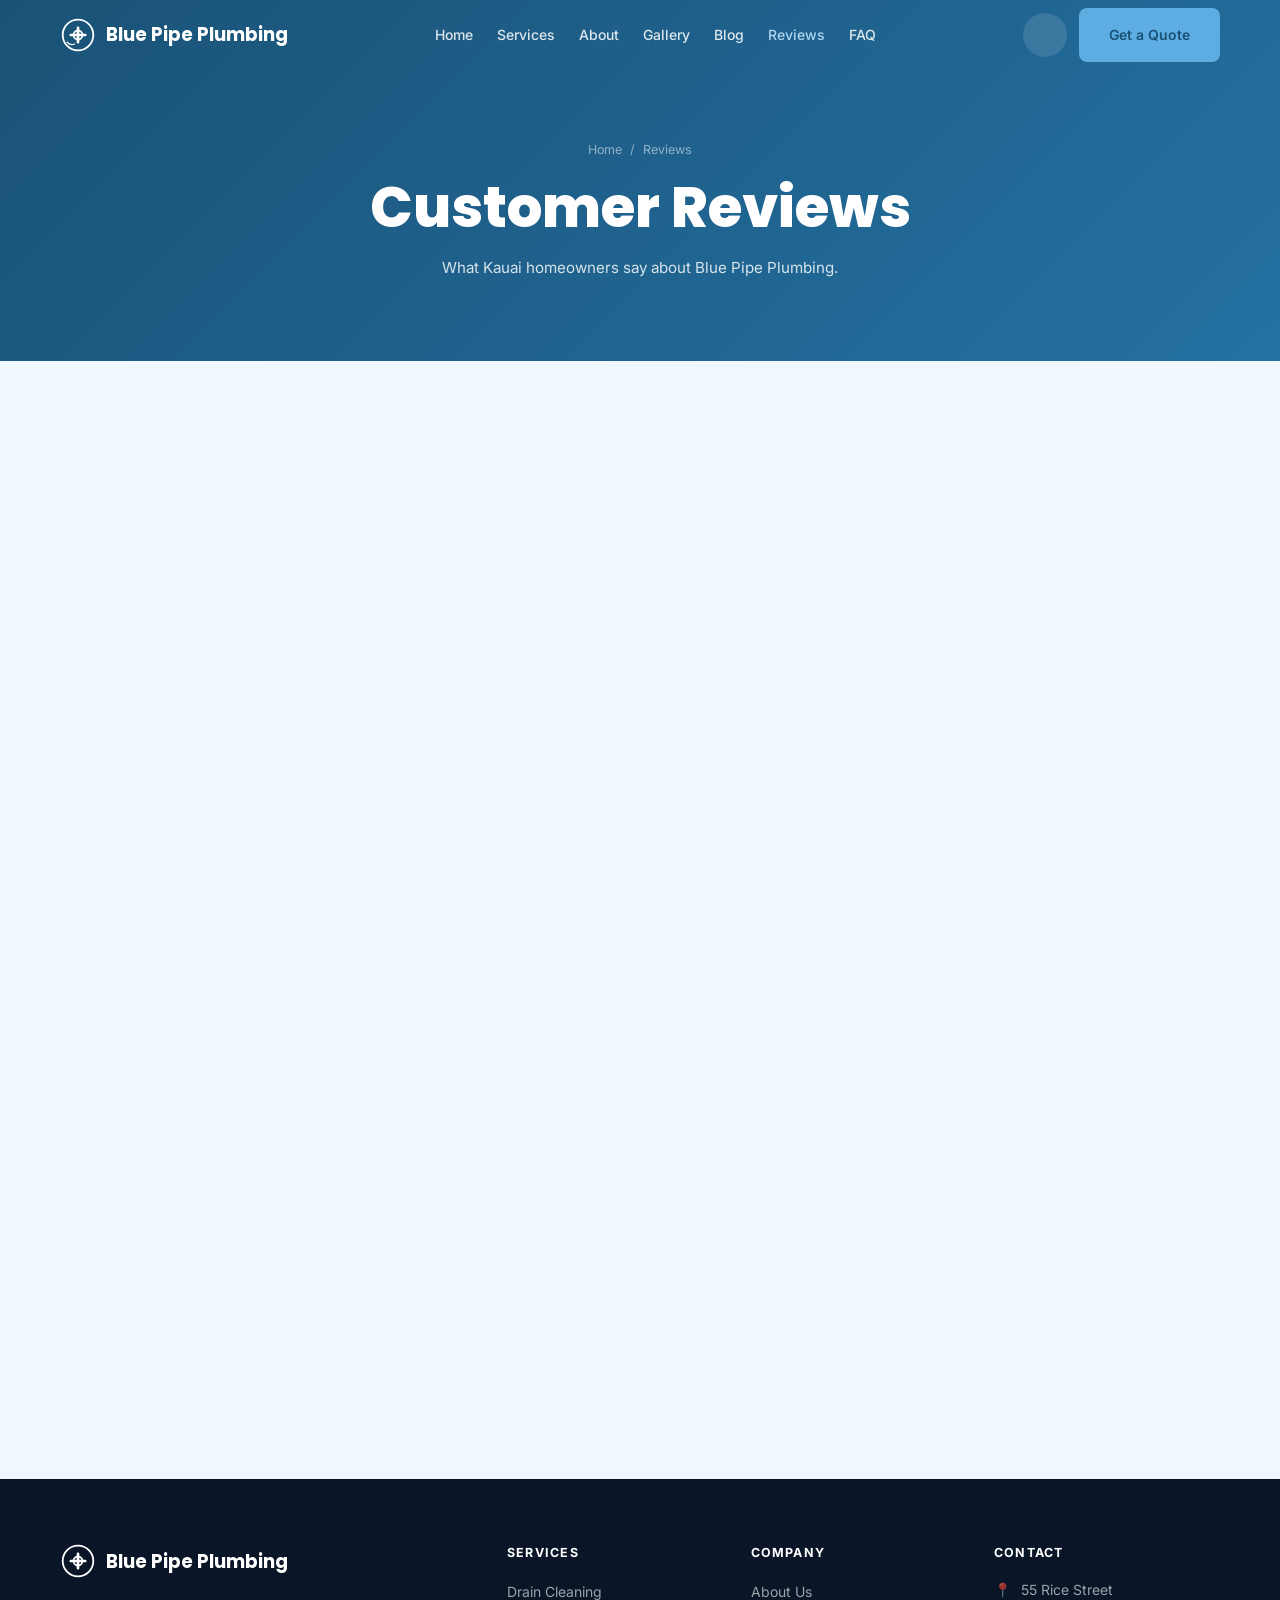
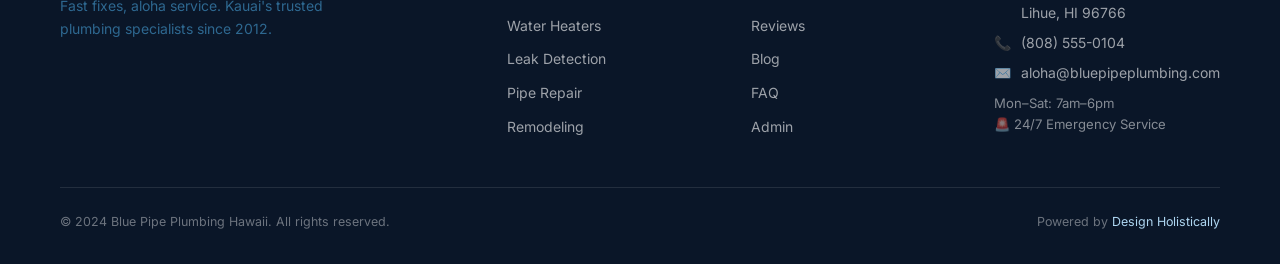
<file: reviews.html>
<!DOCTYPE html>
<html lang="en" data-theme="light">
<head>
  <meta charset="UTF-8"><meta name="viewport" content="width=device-width, initial-scale=1.0">
  <title>Reviews | Blue Pipe Plumbing Hawaii — Lihue, Kauai</title>
  <meta name="description" content="Blue Pipe Plumbing provides fast, reliable plumbing services in Lihue, Kauai. Drain cleaning, water heaters, leak detection, and 24/7 emergency service.">
  <meta property="og:title" content="Reviews | Blue Pipe Plumbing Hawaii">
  <meta property="og:image" content="images/hero.png">
  <link rel="icon" href="data:image/svg+xml,<svg xmlns='http://www.w3.org/2000/svg' viewBox='0 0 32 32'><text y='28' font-size='28'>🔵</text></svg>">
  <link rel="stylesheet" href="css/style.css">
  <script type="application/ld+json">
  {"@context":"https://schema.org","@type":"Plumber","name":"Blue Pipe Plumbing Hawaii","description":"Fast, reliable plumbing services in Lihue, Kauai. Emergency service available 24/7.","telephone":"(808) 555-0104","address":{"@type":"PostalAddress","streetAddress":"55 Rice Street","addressLocality":"Lihue","addressRegion":"HI","postalCode":"96766","addressCountry":"US"},"openingHours":["Mo-Sa 07:00-18:00"]}
  </script>
  <link rel="icon" type="image/x-icon" href="images/favicon.ico">
  <link rel="icon" type="image/png" sizes="32x32" href="images/favicon-32x32.png">
  <link rel="icon" type="image/png" sizes="16x16" href="images/favicon-16x16.png">
  <link rel="apple-touch-icon" sizes="180x180" href="images/apple-touch-icon.png">
</head>
<body class="page-wrapper">
  <header class="header">
    <nav class="nav container">
      <a href="index.html" class="nav-logo">
        <svg viewBox="0 0 40 40" fill="none" width="36" height="36" aria-label="Blue Pipe Plumbing">
          <circle cx="20" cy="20" r="17" stroke="currentColor" stroke-width="2"/>
          <path d="M12 20 h16 M20 12 v16" stroke="currentColor" stroke-width="3" stroke-linecap="round"/>
          <circle cx="20" cy="20" r="5" stroke="currentColor" stroke-width="2" fill="none"/>
          <path d="M8 28 Q12 32 16 30" stroke="currentColor" stroke-width="1.5" stroke-linecap="round" fill="none"/>
        </svg>
        Blue Pipe Plumbing
      </a>
      <ul class="nav-links">
        <li><a href="index.html" >Home</a></li>
        <li><a href="services.html" >Services</a></li>
        <li><a href="about.html" >About</a></li>
        <li><a href="gallery.html" >Gallery</a></li>
        <li><a href="blog.html" >Blog</a></li>
        <li><a href="reviews.html" class='active'>Reviews</a></li>
        <li><a href="faq.html" >FAQ</a></li>
      </ul>
      <div class="nav-actions">
        <button class="btn-theme" id="themeToggle" aria-label="Toggle dark mode"></button>
        <a href="booking.html" class="btn btn-nav">Get a Quote</a>
        <button class="hamburger" id="hamburger" aria-label="Menu"><span></span><span></span><span></span></button>
      </div>
    </nav>
  </header>
  <nav class="mobile-nav">
    <a href="index.html">Home</a><a href="services.html">Services</a><a href="about.html">About</a>
    <a href="gallery.html">Gallery</a><a href="blog.html">Blog</a><a href="booking.html" style="color:var(--accent)">Get a Quote</a>
  </nav>
  <div class="page-hero"><div class="container"><nav class="breadcrumb"><a href="index.html">Home</a><span>/</span><span>Reviews</span></nav><h1>Customer Reviews</h1><p>What Kauai homeowners say about Blue Pipe Plumbing.</p></div></div>
  <section class="section"><div class="container">
    <div class="reviews-summary fade-up"><div><div class="review-score">4.9</div><div class="review-stars-big">★★★★★</div><div style="font-size:0.85rem;color:var(--text-light)">214 Google reviews</div></div></div>
    <div class="reviews-grid">
      <div class="review-card fade-up fade-up-delay-1"><div class="review-header"><img class="review-avatar" src="images/avatar-1.png" alt="Mike L."><div><div class="review-name">Mike Lau</div><div class="review-date">June 2024</div></div></div><div class="review-stars">★★★★★</div><p class="review-text">"Emergency pipe burst at 11pm and Blue Pipe had someone at my door in 40 minutes. Fixed it fast, cleaned up, and charged a fair price even for the after-hours call. Incredible service."</p></div>
      <div class="review-card fade-up fade-up-delay-2"><div class="review-header"><img class="review-avatar" src="images/avatar-2.png" alt="Sandra K."><div><div class="review-name">Sandra Kawakami</div><div class="review-date">June 2024</div></div></div><div class="review-stars">★★★★★</div><p class="review-text">"Electronic leak detection found a slab leak we'd had no idea about for months. They fixed it with minimal disruption to our floor — it would have been catastrophic without them. Worth every penny."</p></div>
      <div class="review-card fade-up fade-up-delay-3"><div class="review-header"><img class="review-avatar" src="images/avatar-3.png" alt="Tom N."><div><div class="review-name">Tom Nakamura</div><div class="review-date">May 2024</div></div></div><div class="review-stars">★★★★★</div><p class="review-text">"Keali'i installed a tankless water heater in our vacation rental. The job was clean, on time, and the guests have been raving about the endless hot water ever since. Excellent communication throughout."</p></div>
      <div class="review-card fade-up fade-up-delay-1"><div class="review-header"><img class="review-avatar" src="images/avatar-1.png" alt="Rachel H."><div><div class="review-name">Rachel Hooper</div><div class="review-date">May 2024</div></div></div><div class="review-stars">★★★★★</div><p class="review-text">"Called three plumbers before Blue Pipe. The other two couldn't find the leak. Marcus from Blue Pipe found it in 20 minutes with their electronic equipment. Professional, fast, reasonably priced."</p></div>
      <div class="review-card fade-up fade-up-delay-2"><div class="review-header"><img class="review-avatar" src="images/avatar-2.png" alt="David P."><div><div class="review-name">David Park</div><div class="review-date">April 2024</div></div></div><div class="review-stars">★★★★★</div><p class="review-text">"Complete bathroom re-pipe in our 1968 home. They were professional, respectful of our space, and finished ahead of schedule. The city inspector was impressed by their work quality. Highly recommend."</p></div>
      <div class="review-card fade-up fade-up-delay-3"><div class="review-header"><img class="review-avatar" src="images/avatar-3.png" alt="Jen W."><div><div class="review-name">Jennifer Wong</div><div class="review-date">April 2024</div></div></div><div class="review-stars">★★★★★</div><p class="review-text">"Managing rental properties on Kauai from the mainland requires contractors you can trust completely. Blue Pipe handles everything — communicates clearly, sends photos, and never overcharges. They're my only plumber."</p></div>
      <div class="review-card fade-up fade-up-delay-1"><div class="review-header"><img class="review-avatar" src="images/avatar-1.png" alt="Alan F."><div><div class="review-name">Alan Fernandez</div><div class="review-date">March 2024</div></div></div><div class="review-stars">★★★★★</div><p class="review-text">"Drain cleaning and water heater flush — both done in one visit, under the estimate. Ana was professional, knowledgeable, and explained the hard water issues affecting our pipes. Now I understand what's happening."</p></div>
      <div class="review-card fade-up fade-up-delay-2"><div class="review-header"><img class="review-avatar" src="images/avatar-2.png" alt="Kim L."><div><div class="review-name">Kimberly Lum</div><div class="review-date">March 2024</div></div></div><div class="review-stars">★★★★★</div><p class="review-text">"We've been using Blue Pipe for 5 years across our two properties. Their reliability is unmatched on Kauai. They show up when they say they will, do what they said they'd do, and charge what they quoted."</p></div>
    </div>
  </div></section>

  <footer class="footer"><div class="container">
    <div class="footer-grid">
      <div class="footer-brand">
        <a href="index.html" class="nav-logo" style="color:#fff"><svg viewBox="0 0 40 40" fill="none" width="32" height="32"><circle cx="20" cy="20" r="17" stroke="currentColor" stroke-width="2"/><path d="M12 20 h16 M20 12 v16" stroke="currentColor" stroke-width="3" stroke-linecap="round"/><circle cx="20" cy="20" r="5" stroke="currentColor" stroke-width="2" fill="none"/></svg>Blue Pipe Plumbing</a>
        <p>Fast fixes, aloha service. Kauai's trusted plumbing specialists since 2012.</p>
      </div>
      <div><p class="footer-heading">Services</p><ul class="footer-links"><li><a href="services.html">Drain Cleaning</a></li><li><a href="services.html">Water Heaters</a></li><li><a href="services.html">Leak Detection</a></li><li><a href="services.html">Pipe Repair</a></li><li><a href="services.html">Remodeling</a></li></ul></div>
      <div><p class="footer-heading">Company</p><ul class="footer-links"><li><a href="about.html">About Us</a></li><li><a href="reviews.html">Reviews</a></li><li><a href="blog.html">Blog</a></li><li><a href="faq.html">FAQ</a></li><li><a href="admin.html">Admin</a></li></ul></div>
      <div><p class="footer-heading">Contact</p>
        <div class="footer-contact-item"><span>📍</span><span>55 Rice Street<br>Lihue, HI 96766</span></div>
        <div class="footer-contact-item"><span>📞</span><a href="tel:8085550104">(808) 555-0104</a></div>
        <div class="footer-contact-item"><span>✉️</span><a href="mailto:aloha@bluepipeplumbing.com">aloha@bluepipeplumbing.com</a></div>
        <div style="margin-top:8px;font-size:0.82rem;color:rgba(255,255,255,0.5)">Mon–Sat: 7am–6pm<br>🚨 24/7 Emergency Service</div>
      </div>
    </div>
    <div class="footer-bottom">
      <p>© 2024 Blue Pipe Plumbing Hawaii. All rights reserved.</p>
      <p class="powered-by">Powered by <a href="https://designholistically.com" target="_blank">Design Holistically</a></p>
    </div>
  </div></footer>
  <button class="back-to-top" id="backToTop" aria-label="Back to top">↑</button><script src="js/main.js"></script></body></html>
</file>
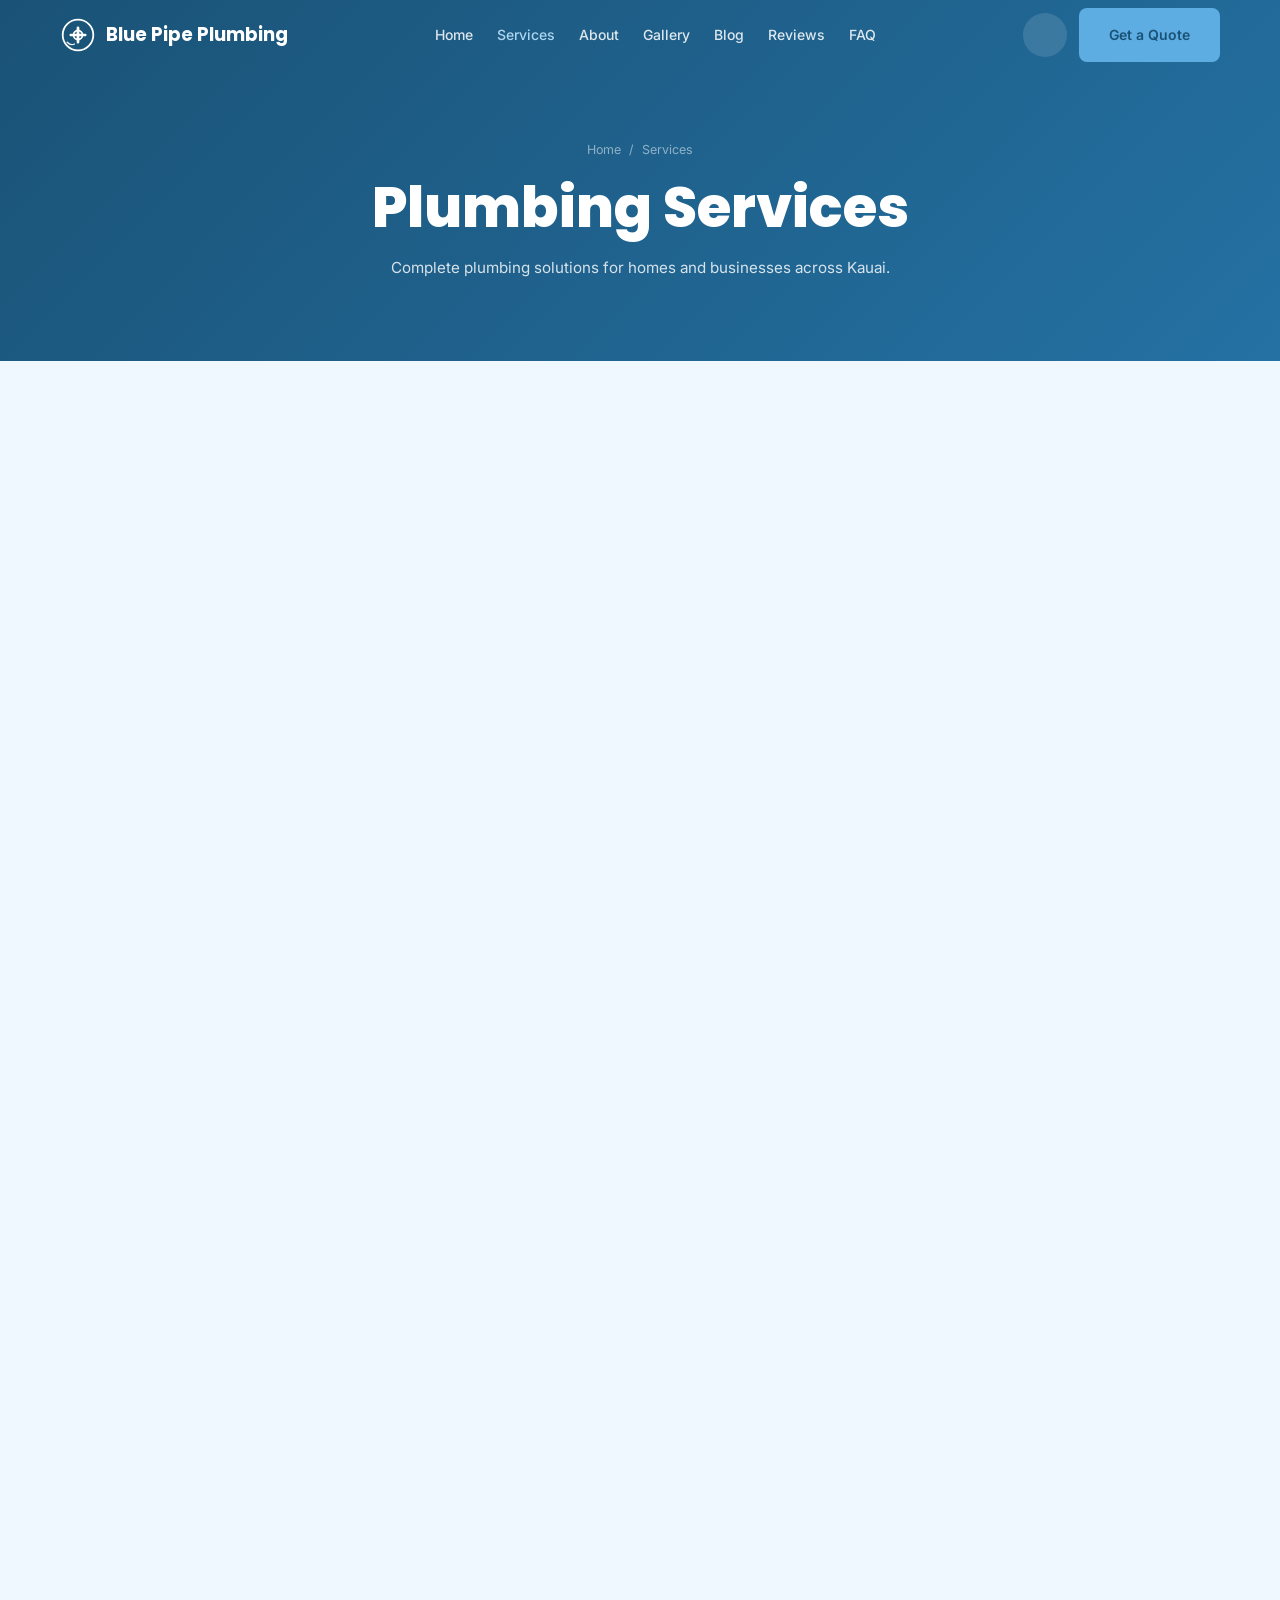
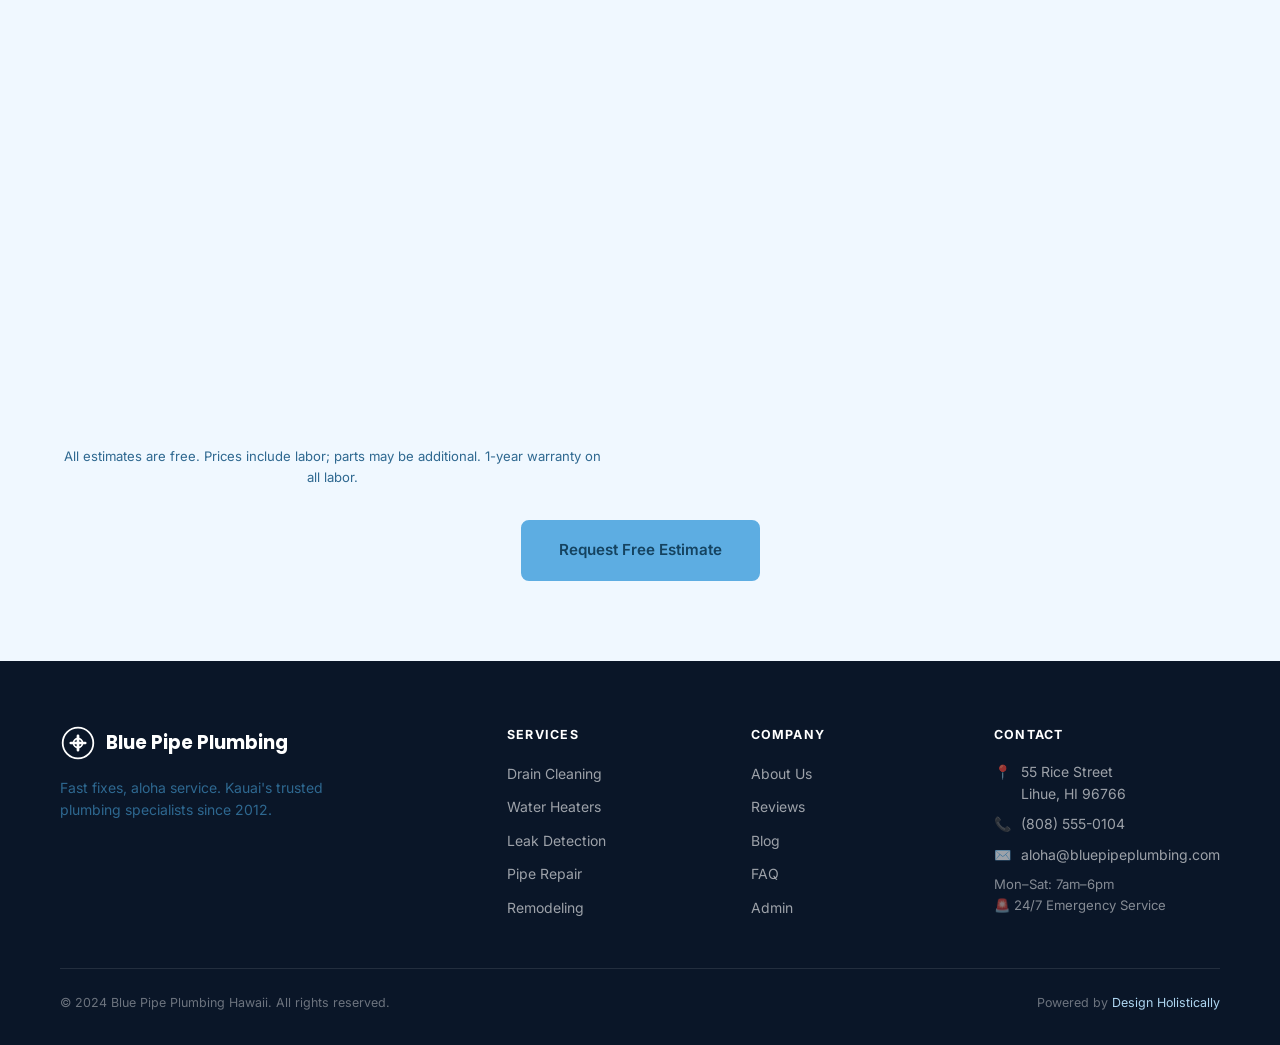
<file: services.html>
<!DOCTYPE html>
<html lang="en" data-theme="light">
<head>
  <meta charset="UTF-8"><meta name="viewport" content="width=device-width, initial-scale=1.0">
  <title>Services | Blue Pipe Plumbing Hawaii — Lihue, Kauai</title>
  <meta name="description" content="Blue Pipe Plumbing provides fast, reliable plumbing services in Lihue, Kauai. Drain cleaning, water heaters, leak detection, and 24/7 emergency service.">
  <meta property="og:title" content="Services | Blue Pipe Plumbing Hawaii">
  <meta property="og:image" content="images/hero.png">
  <link rel="icon" href="data:image/svg+xml,<svg xmlns='http://www.w3.org/2000/svg' viewBox='0 0 32 32'><text y='28' font-size='28'>🔵</text></svg>">
  <link rel="stylesheet" href="css/style.css">
  <script type="application/ld+json">
  {"@context":"https://schema.org","@type":"Plumber","name":"Blue Pipe Plumbing Hawaii","description":"Fast, reliable plumbing services in Lihue, Kauai. Emergency service available 24/7.","telephone":"(808) 555-0104","address":{"@type":"PostalAddress","streetAddress":"55 Rice Street","addressLocality":"Lihue","addressRegion":"HI","postalCode":"96766","addressCountry":"US"},"openingHours":["Mo-Sa 07:00-18:00"]}
  </script>
  <link rel="icon" type="image/x-icon" href="images/favicon.ico">
  <link rel="icon" type="image/png" sizes="32x32" href="images/favicon-32x32.png">
  <link rel="icon" type="image/png" sizes="16x16" href="images/favicon-16x16.png">
  <link rel="apple-touch-icon" sizes="180x180" href="images/apple-touch-icon.png">
</head>
<body class="page-wrapper">
  <header class="header">
    <nav class="nav container">
      <a href="index.html" class="nav-logo">
        <svg viewBox="0 0 40 40" fill="none" width="36" height="36" aria-label="Blue Pipe Plumbing">
          <circle cx="20" cy="20" r="17" stroke="currentColor" stroke-width="2"/>
          <path d="M12 20 h16 M20 12 v16" stroke="currentColor" stroke-width="3" stroke-linecap="round"/>
          <circle cx="20" cy="20" r="5" stroke="currentColor" stroke-width="2" fill="none"/>
          <path d="M8 28 Q12 32 16 30" stroke="currentColor" stroke-width="1.5" stroke-linecap="round" fill="none"/>
        </svg>
        Blue Pipe Plumbing
      </a>
      <ul class="nav-links">
        <li><a href="index.html" >Home</a></li>
        <li><a href="services.html" class='active'>Services</a></li>
        <li><a href="about.html" >About</a></li>
        <li><a href="gallery.html" >Gallery</a></li>
        <li><a href="blog.html" >Blog</a></li>
        <li><a href="reviews.html" >Reviews</a></li>
        <li><a href="faq.html" >FAQ</a></li>
      </ul>
      <div class="nav-actions">
        <button class="btn-theme" id="themeToggle" aria-label="Toggle dark mode"></button>
        <a href="booking.html" class="btn btn-nav">Get a Quote</a>
        <button class="hamburger" id="hamburger" aria-label="Menu"><span></span><span></span><span></span></button>
      </div>
    </nav>
  </header>
  <nav class="mobile-nav">
    <a href="index.html">Home</a><a href="services.html">Services</a><a href="about.html">About</a>
    <a href="gallery.html">Gallery</a><a href="blog.html">Blog</a><a href="booking.html" style="color:var(--accent)">Get a Quote</a>
  </nav>
  <div class="page-hero"><div class="container"><nav class="breadcrumb"><a href="index.html">Home</a><span>/</span><span>Services</span></nav><h1>Plumbing Services</h1><p>Complete plumbing solutions for homes and businesses across Kauai.</p></div></div>
  <section class="section"><div class="container">
    <div class="service-section fade-up"><div class="service-section-title">🌀 Drain Services</div>
      <div class="price-row"><div><h4>Standard Drain Snake</h4><p>Clear minor clogs in kitchen, bathroom sinks and tubs</p></div><div class="price-tag">from $89</div></div>
      <div class="price-row"><div><h4>Toilet Augering</h4><p>Clear toilet blockages, includes inspection</p></div><div class="price-tag">from $99</div></div>
      <div class="price-row"><div><h4>Hydro Jetting</h4><p>High-pressure water jetting for severe clogs and grease</p></div><div class="price-tag">from $299</div></div>
      <div class="price-row"><div><h4>Sewer Line Inspection</h4><p>Camera inspection of main sewer line with video report</p></div><div class="price-tag">from $199</div></div>
    </div>
    <div class="service-section fade-up"><div class="service-section-title">♨️ Water Heaters</div>
      <div class="price-row"><div><h4>Tank Water Heater (40 gal)</h4><p>Standard tank installation, includes labor and basic parts</p></div><div class="price-tag">from $850</div></div>
      <div class="price-row"><div><h4>Tankless Water Heater</h4><p>On-demand hot water — ideal for vacation rentals and island homes</p></div><div class="price-tag">from $1,400</div></div>
      <div class="price-row"><div><h4>Water Heater Flush</h4><p>Sediment flush, anode rod inspection, pressure relief test</p></div><div class="price-tag">from $89</div></div>
      <div class="price-row"><div><h4>Solar Water Heater Integration</h4><p>Connect existing solar panels to water heating system</p></div><div class="price-tag">Consultation</div></div>
    </div>
    <div class="service-section fade-up"><div class="service-section-title">🔍 Leak Detection & Pipe Repair</div>
      <div class="price-row"><div><h4>Electronic Leak Detection</h4><p>Non-invasive detection of slab and in-wall leaks</p></div><div class="price-tag">from $149</div></div>
      <div class="price-row"><div><h4>Pipe Repair (visible access)</h4><p>Repair of accessible pipe breaks and leaks</p></div><div class="price-tag">from $199</div></div>
      <div class="price-row"><div><h4>Slab Leak Repair</h4><p>Repair of under-slab leaks, re-routing as needed</p></div><div class="price-tag">from $599</div></div>
      <div class="price-row"><div><h4>Whole-Home Re-pipe</h4><p>Complete copper or PEX re-piping, permits included</p></div><div class="price-tag">from $4,500</div></div>
    </div>
    <div class="service-section fade-up"><div class="service-section-title">🚨 Emergency & Other Services</div>
      <div class="price-row"><div><h4>24/7 Emergency Call</h4><p>After-hours response for urgent plumbing failures</p></div><div class="price-tag">from $149</div></div>
      <div class="price-row"><div><h4>Toilet Installation</h4><p>Remove and replace toilet, seal, and hardware</p></div><div class="price-tag">from $199</div></div>
      <div class="price-row"><div><h4>Faucet Installation</h4><p>Kitchen or bathroom faucet installation</p></div><div class="price-tag">from $149</div></div>
      <div class="price-row"><div><h4>Bathroom Remodel Plumbing</h4><p>Full plumbing for bathroom renovation projects</p></div><div class="price-tag">Consultation</div></div>
    </div>
    <p style="text-align:center;font-size:0.82rem;margin-bottom:32px">All estimates are free. Prices include labor; parts may be additional. 1-year warranty on all labor.</p>
    <div class="text-center"><a href="booking.html" class="btn btn-primary btn-lg">Request Free Estimate</a></div>
  </div></section>

  <footer class="footer"><div class="container">
    <div class="footer-grid">
      <div class="footer-brand">
        <a href="index.html" class="nav-logo" style="color:#fff"><svg viewBox="0 0 40 40" fill="none" width="32" height="32"><circle cx="20" cy="20" r="17" stroke="currentColor" stroke-width="2"/><path d="M12 20 h16 M20 12 v16" stroke="currentColor" stroke-width="3" stroke-linecap="round"/><circle cx="20" cy="20" r="5" stroke="currentColor" stroke-width="2" fill="none"/></svg>Blue Pipe Plumbing</a>
        <p>Fast fixes, aloha service. Kauai's trusted plumbing specialists since 2012.</p>
      </div>
      <div><p class="footer-heading">Services</p><ul class="footer-links"><li><a href="services.html">Drain Cleaning</a></li><li><a href="services.html">Water Heaters</a></li><li><a href="services.html">Leak Detection</a></li><li><a href="services.html">Pipe Repair</a></li><li><a href="services.html">Remodeling</a></li></ul></div>
      <div><p class="footer-heading">Company</p><ul class="footer-links"><li><a href="about.html">About Us</a></li><li><a href="reviews.html">Reviews</a></li><li><a href="blog.html">Blog</a></li><li><a href="faq.html">FAQ</a></li><li><a href="admin.html">Admin</a></li></ul></div>
      <div><p class="footer-heading">Contact</p>
        <div class="footer-contact-item"><span>📍</span><span>55 Rice Street<br>Lihue, HI 96766</span></div>
        <div class="footer-contact-item"><span>📞</span><a href="tel:8085550104">(808) 555-0104</a></div>
        <div class="footer-contact-item"><span>✉️</span><a href="mailto:aloha@bluepipeplumbing.com">aloha@bluepipeplumbing.com</a></div>
        <div style="margin-top:8px;font-size:0.82rem;color:rgba(255,255,255,0.5)">Mon–Sat: 7am–6pm<br>🚨 24/7 Emergency Service</div>
      </div>
    </div>
    <div class="footer-bottom">
      <p>© 2024 Blue Pipe Plumbing Hawaii. All rights reserved.</p>
      <p class="powered-by">Powered by <a href="https://designholistically.com" target="_blank">Design Holistically</a></p>
    </div>
  </div></footer>
  <button class="back-to-top" id="backToTop" aria-label="Back to top">↑</button><script src="js/main.js"></script></body></html>
</file>
<file: css/style.css>
@import url('https://fonts.googleapis.com/css2?family=Inter:wght@300;400;500;600;700&family=Poppins:wght@600;700;800&display=swap');
:root{--primary:#1A5276;--primary-dark:#154360;--primary-light:#2471A3;--accent:#5DADE2;--accent-dark:#2E86C1;--accent-light:#AED6F1;--white:#FFFFFF;--off-white:#F0F8FF;--gray-100:#EBF5FB;--gray-200:#D6EAF8;--gray-300:#A9CCE3;--gray-500:#5D8AA8;--gray-900:#0A1628;--text:#0D2137;--text-light:#2E6890;--bg:var(--off-white);--surface:var(--white);--border:#D6EAF8;--shadow-sm:0 2px 8px rgba(26,82,118,0.08);--shadow-md:0 4px 20px rgba(26,82,118,0.14);--shadow-lg:0 8px 40px rgba(26,82,118,0.2);--radius-sm:4px;--radius-md:8px;--radius-lg:14px;--radius-xl:20px;--font-display:'Poppins',sans-serif;--font-body:'Inter',sans-serif;--transition:0.3s cubic-bezier(0.4,0,0.2,1);--header-h:70px;}
[data-theme="dark"]{--text:#EBF5FB;--text-light:#A9CCE3;--bg:#050E1A;--surface:#0A1628;--border:#112233;--gray-100:#0A1628;--gray-200:#112233;--off-white:#050E1A;--white:#0A1628;--shadow-sm:0 2px 8px rgba(0,0,0,0.4);--shadow-md:0 4px 20px rgba(0,0,0,0.5);--shadow-lg:0 8px 40px rgba(0,0,0,0.6);}
*,*::before,*::after{box-sizing:border-box;margin:0;padding:0;}html{scroll-behavior:smooth;}
body{font-family:var(--font-body);background:var(--bg);color:var(--text);line-height:1.6;transition:background var(--transition),color var(--transition);overflow-x:hidden;}
img{max-width:100%;height:auto;display:block;}a{color:inherit;text-decoration:none;}button{cursor:pointer;border:none;background:none;font-family:inherit;}ul{list-style:none;}
h1,h2,h3,h4{font-family:var(--font-display);line-height:1.15;color:var(--text);}
h1{font-size:clamp(2rem,5vw,3.5rem);font-weight:800;}h2{font-size:clamp(1.6rem,3.5vw,2.4rem);font-weight:700;}
h3{font-size:clamp(1.1rem,2vw,1.4rem);font-weight:600;}h4{font-size:1rem;font-weight:600;}
p{font-size:0.95rem;color:var(--text-light);max-width:68ch;}.lead{font-size:1.1rem;font-weight:400;}
.container{width:100%;max-width:1200px;margin:0 auto;padding:0 20px;}
.section{padding:80px 0;}.section-sm{padding:48px 0;}
.section-header{text-align:center;margin-bottom:56px;}.section-header p{margin:12px auto 0;}
.section-tag{display:inline-block;font-size:0.72rem;font-weight:700;letter-spacing:0.12em;text-transform:uppercase;color:var(--accent);margin-bottom:10px;}
.grid-2{display:grid;grid-template-columns:1fr;gap:32px;}.grid-3{display:grid;grid-template-columns:1fr;gap:24px;}
@media(min-width:768px){.grid-2{grid-template-columns:1fr 1fr;}.grid-3{grid-template-columns:repeat(3,1fr);}}
.header{position:fixed;top:0;left:0;right:0;height:var(--header-h);z-index:1000;transition:all var(--transition);}
.header.scrolled{background:rgba(26,82,118,0.96);backdrop-filter:blur(12px);box-shadow:0 2px 20px rgba(0,0,0,0.3);}
.nav{display:flex;align-items:center;justify-content:space-between;height:var(--header-h);}
.nav-logo{display:flex;align-items:center;gap:10px;font-family:var(--font-display);font-size:1.15rem;font-weight:700;color:#fff;}
.nav-logo svg{width:36px;height:36px;}
.nav-links{display:none;align-items:center;gap:24px;}
.nav-links a{font-size:0.875rem;font-weight:500;color:rgba(255,255,255,0.85);transition:color var(--transition);}
.nav-links a:hover,.nav-links a.active{color:var(--accent-light);}
.nav-actions{display:flex;align-items:center;gap:12px;}
.btn-theme{width:44px;height:44px;border-radius:50%;display:flex;align-items:center;justify-content:center;background:rgba(255,255,255,0.12);color:#fff;transition:background var(--transition);}
.btn-theme:hover{background:rgba(255,255,255,0.2);}
.btn-nav{display:none;padding:10px 20px;background:var(--accent);color:var(--primary);font-size:0.85rem;font-weight:700;border-radius:var(--radius-md);transition:all var(--transition);}
.btn-nav:hover{background:var(--accent-light);}
.hamburger{width:44px;height:44px;display:flex;flex-direction:column;align-items:center;justify-content:center;gap:5px;background:rgba(255,255,255,0.12);border-radius:var(--radius-sm);}
.hamburger span{display:block;width:20px;height:2px;background:#fff;border-radius:2px;transition:transform var(--transition),opacity var(--transition);}
.hamburger.open span:nth-child(1){transform:translateY(7px) rotate(45deg);}
.hamburger.open span:nth-child(2){opacity:0;}
.hamburger.open span:nth-child(3){transform:translateY(-7px) rotate(-45deg);}
.mobile-nav{position:fixed;top:var(--header-h);left:0;right:0;bottom:0;background:var(--primary);z-index:999;display:flex;flex-direction:column;align-items:center;justify-content:center;gap:28px;opacity:0;pointer-events:none;transform:translateY(-20px);transition:all var(--transition);}
.mobile-nav.open{opacity:1;pointer-events:all;transform:translateY(0);}
.mobile-nav a{font-family:var(--font-display);font-size:1.8rem;font-weight:700;color:#fff;}
.mobile-nav a:hover{color:var(--accent);}
@media(min-width:768px){.nav-links{display:flex;}.btn-nav{display:block;}.hamburger{display:none;}}
.btn{display:inline-flex;align-items:center;justify-content:center;gap:8px;padding:14px 28px;border-radius:var(--radius-md);font-family:var(--font-body);font-size:0.875rem;font-weight:600;transition:all var(--transition);min-height:44px;cursor:pointer;border:2px solid transparent;}
.btn-primary{background:var(--accent);color:var(--primary-dark);border-color:var(--accent);}
.btn-primary:hover{background:var(--accent-dark);color:#fff;transform:translateY(-2px);box-shadow:var(--shadow-md);}
.btn-outline{background:transparent;color:var(--primary);border-color:var(--primary);}
.btn-outline:hover{background:var(--primary);color:#fff;}
.btn-outline-light{background:transparent;color:#fff;border-color:rgba(255,255,255,0.5);}
.btn-outline-light:hover{background:rgba(255,255,255,0.12);}
.btn-lg{padding:16px 36px;font-size:0.95rem;}
.hero{min-height:100vh;display:flex;align-items:center;position:relative;overflow:hidden;background:var(--primary);padding-top:var(--header-h);}
.hero-bg{position:absolute;inset:0;background-image: url('../images/hero.png');background-size:cover;background-position:center;opacity:0.18;}
.hero-content{position:relative;z-index:2;padding:80px 0;max-width:660px;}
.hero-tag{display:inline-flex;align-items:center;gap:8px;background:rgba(93,173,226,0.15);border:1px solid rgba(93,173,226,0.4);color:var(--accent-light);padding:6px 16px;border-radius:100px;font-size:0.78rem;font-weight:600;letter-spacing:0.08em;text-transform:uppercase;margin-bottom:20px;}
.hero h1{color:#fff;margin-bottom:20px;}
.hero .lead{color:rgba(255,255,255,0.82);margin-bottom:36px;}
.hero-actions{display:flex;gap:16px;flex-wrap:wrap;}
.hero-badges{display:flex;gap:24px;margin-top:48px;flex-wrap:wrap;}
.hero-badge{display:flex;align-items:center;gap:10px;color:rgba(255,255,255,0.82);font-size:0.85rem;}
.hero-badge-icon{width:40px;height:40px;background:rgba(93,173,226,0.15);border-radius:50%;display:flex;align-items:center;justify-content:center;font-size:1rem;}
.emergency-band{background:var(--accent);padding:14px 0;text-align:center;}
.emergency-band-inner{display:flex;align-items:center;justify-content:center;gap:16px;flex-wrap:wrap;color:var(--primary-dark);font-weight:700;font-size:0.9rem;}
.emergency-band a{color:var(--primary-dark);text-decoration:underline;}
.trust-strip{background:var(--primary-dark);padding:18px 0;}
.trust-items{display:flex;align-items:center;justify-content:center;gap:28px;flex-wrap:wrap;}
.trust-item{display:flex;align-items:center;gap:8px;font-size:0.82rem;font-weight:500;color:rgba(255,255,255,0.7);}
.trust-item span{font-size:1.1rem;}
.services-grid{display:grid;grid-template-columns:1fr;gap:20px;}
@media(min-width:600px){.services-grid{grid-template-columns:1fr 1fr;}}
@media(min-width:900px){.services-grid{grid-template-columns:repeat(3,1fr);}}
.service-card{background:var(--surface);border-radius:var(--radius-lg);padding:32px 24px;border:1px solid var(--border);transition:all var(--transition);}
.service-card:hover{background:var(--primary);box-shadow:var(--shadow-md);transform:translateY(-4px);}
.service-card:hover h3,.service-card:hover p{color:#fff;}
.service-card:hover .service-icon{background:rgba(255,255,255,0.15);}
.service-icon{width:60px;height:60px;border-radius:50%;background:var(--gray-100);display:flex;align-items:center;justify-content:center;font-size:1.6rem;margin-bottom:18px;transition:all var(--transition);}
.card{background:var(--surface);border-radius:var(--radius-lg);overflow:hidden;border:1px solid var(--border);transition:all var(--transition);}
.card:hover{transform:translateY(-4px);box-shadow:var(--shadow-md);}
.card-img{width:100%;height:220px;object-fit:cover;}
.card-body{padding:24px;}
.card-tag{font-size:0.72rem;font-weight:700;letter-spacing:0.08em;text-transform:uppercase;color:var(--accent-dark);margin-bottom:8px;}
.card-title{font-size:1.1rem;margin-bottom:8px;}
.card-text{font-size:0.875rem;}
.card-price{font-family:var(--font-display);font-size:1.3rem;color:var(--primary);font-weight:700;margin-top:12px;}
[data-theme="dark"] .card-price{color:var(--accent);}
.testimonials-grid{display:grid;grid-template-columns:1fr;gap:20px;}
@media(min-width:768px){.testimonials-grid{grid-template-columns:repeat(3,1fr);}}
.testimonial-card{background:var(--surface);border-radius:var(--radius-lg);padding:28px;border:1px solid var(--border);border-top:3px solid var(--accent);}
.testimonial-stars{color:var(--accent);margin-bottom:10px;letter-spacing:2px;}
.testimonial-text{font-size:0.9rem;font-style:italic;margin-bottom:16px;}
.testimonial-author{display:flex;align-items:center;gap:12px;}
.testimonial-avatar{width:44px;height:44px;border-radius:50%;object-fit:cover;}
.testimonial-name{font-weight:600;font-size:0.875rem;}
.testimonial-loc{font-size:0.78rem;color:var(--text-light);}
.gallery-grid{display:grid;grid-template-columns:1fr 1fr;gap:8px;}
@media(min-width:768px){.gallery-grid{grid-template-columns:repeat(3,1fr);gap:12px;}}
@media(min-width:1024px){.gallery-grid{grid-template-columns:repeat(4,1fr);gap:16px;}}
.gallery-item{border-radius:var(--radius-md);overflow:hidden;aspect-ratio:1;cursor:pointer;position:relative;}
.gallery-item img{width:100%;height:100%;object-fit:cover;transition:transform 0.4s ease;}
.gallery-item:hover img{transform:scale(1.08);}
.gallery-item-overlay{position:absolute;inset:0;background:linear-gradient(to top,rgba(26,82,118,0.7) 0%,transparent 60%);opacity:0;transition:opacity var(--transition);display:flex;align-items:flex-end;padding:16px;}
.gallery-item:hover .gallery-item-overlay{opacity:1;}
.gallery-item-overlay span{color:#fff;font-size:0.82rem;font-weight:500;}
.blog-grid{display:grid;grid-template-columns:1fr;gap:24px;}
@media(min-width:640px){.blog-grid{grid-template-columns:1fr 1fr;}}
@media(min-width:1024px){.blog-grid{grid-template-columns:repeat(3,1fr);}}
.blog-card{background:var(--surface);border-radius:var(--radius-lg);overflow:hidden;border:1px solid var(--border);transition:all var(--transition);}
.blog-card:hover{transform:translateY(-4px);box-shadow:var(--shadow-md);}
.blog-card-img{width:100%;height:200px;object-fit:cover;}
.blog-card-body{padding:20px;}
.blog-card-meta{font-size:0.78rem;color:var(--text-light);margin-bottom:6px;}
.blog-card-title{font-size:1rem;margin-bottom:8px;line-height:1.3;}
.blog-card-excerpt{font-size:0.85rem;color:var(--text-light);}
.blog-card-link{display:inline-flex;align-items:center;gap:4px;color:var(--accent-dark);font-size:0.82rem;font-weight:600;margin-top:14px;}
.booking-steps{display:flex;justify-content:center;gap:0;margin-bottom:48px;}
.step-indicator{display:flex;flex-direction:column;align-items:center;gap:8px;position:relative;flex:1;max-width:140px;}
.step-indicator::after{content:'';position:absolute;top:20px;left:60%;right:-40%;height:2px;background:var(--border);}
.step-indicator:last-child::after{display:none;}
.step-indicator.active::after,.step-indicator.done::after{background:var(--accent);}
.step-num{width:40px;height:40px;border-radius:50%;display:flex;align-items:center;justify-content:center;font-weight:700;font-size:0.9rem;z-index:1;background:var(--gray-200);color:var(--text-light);transition:all var(--transition);}
.step-indicator.active .step-num{background:var(--accent);color:var(--primary-dark);}
.step-indicator.done .step-num{background:var(--primary);color:#fff;}
.step-label{font-size:0.72rem;font-weight:600;color:var(--text-light);text-align:center;}
.step-panel{display:none;}.step-panel.active{display:block;}
.form-group{margin-bottom:18px;}
.form-group label{display:block;font-weight:600;font-size:0.82rem;margin-bottom:6px;}
.form-group input,.form-group select,.form-group textarea{width:100%;padding:12px 16px;border-radius:var(--radius-md);border:2px solid var(--border);background:var(--surface);color:var(--text);font-family:var(--font-body);font-size:0.95rem;transition:border-color var(--transition);min-height:44px;}
.form-group input:focus,.form-group select:focus,.form-group textarea:focus{outline:none;border-color:var(--accent);}
.service-options{display:grid;grid-template-columns:1fr;gap:10px;}
@media(min-width:640px){.service-options{grid-template-columns:1fr 1fr;}}
.service-option{border:2px solid var(--border);border-radius:var(--radius-md);padding:14px;cursor:pointer;transition:all var(--transition);}
.service-option:hover{border-color:var(--accent);}
.service-option.selected{border-color:var(--accent);background:rgba(93,173,226,0.08);}
.service-option h4{margin-bottom:4px;font-size:0.9rem;}
.service-option p{font-size:0.78rem;}
.time-slots{display:grid;grid-template-columns:repeat(3,1fr);gap:8px;}
@media(min-width:640px){.time-slots{grid-template-columns:repeat(4,1fr);}}
.time-slot{padding:10px;text-align:center;border:2px solid var(--border);border-radius:var(--radius-md);cursor:pointer;font-size:0.85rem;font-weight:500;transition:all var(--transition);min-height:44px;display:flex;align-items:center;justify-content:center;}
.time-slot:hover{border-color:var(--accent);}
.time-slot.selected{background:var(--accent);border-color:var(--accent);color:var(--primary-dark);}
.time-slot.unavailable{opacity:0.4;cursor:not-allowed;}
.booking-summary{background:var(--gray-100);border-radius:var(--radius-lg);padding:24px;border:1px solid var(--border);}
.booking-summary h3{margin-bottom:16px;}
.summary-row{display:flex;justify-content:space-between;padding:8px 0;border-bottom:1px solid var(--border);font-size:0.9rem;}
.summary-row:last-child{border:none;font-weight:700;}
.faq-list{max-width:800px;margin:0 auto;}
.faq-item{border-bottom:1px solid var(--border);}
.faq-question{width:100%;text-align:left;padding:18px 0;display:flex;justify-content:space-between;align-items:center;gap:16px;font-family:var(--font-display);font-size:0.95rem;font-weight:600;color:var(--text);cursor:pointer;min-height:44px;}
.faq-icon{font-size:1.2rem;color:var(--accent);transition:transform var(--transition);flex-shrink:0;}
.faq-item.open .faq-icon{transform:rotate(45deg);}
.faq-answer{max-height:0;overflow:hidden;transition:max-height 0.4s ease;}
.faq-answer-inner{padding-bottom:20px;font-size:0.9rem;color:var(--text-light);}
.reviews-summary{display:flex;align-items:center;gap:32px;flex-wrap:wrap;padding:32px;background:var(--surface);border-radius:var(--radius-lg);border:1px solid var(--border);margin-bottom:40px;}
.review-score{font-family:var(--font-display);font-size:4rem;font-weight:800;color:var(--primary);line-height:1;}
[data-theme="dark"] .review-score{color:var(--accent);}
.review-stars-big{font-size:1.4rem;color:var(--accent);letter-spacing:3px;margin:4px 0;}
.reviews-grid{display:grid;grid-template-columns:1fr;gap:16px;}
@media(min-width:640px){.reviews-grid{grid-template-columns:1fr 1fr;}}
@media(min-width:1024px){.reviews-grid{grid-template-columns:repeat(3,1fr);}}
.review-card{background:var(--surface);border-radius:var(--radius-lg);padding:20px;border:1px solid var(--border);}
.review-header{display:flex;align-items:center;gap:12px;margin-bottom:10px;}
.review-avatar{width:44px;height:44px;border-radius:50%;object-fit:cover;}
.review-name{font-weight:600;font-size:0.875rem;}
.review-date{font-size:0.75rem;color:var(--text-light);}
.review-stars{color:var(--accent-dark);font-size:0.875rem;letter-spacing:1px;}
.review-text{font-size:0.875rem;color:var(--text-light);}
.admin-login{min-height:100vh;display:flex;align-items:center;justify-content:center;background:linear-gradient(135deg,var(--primary) 0%,var(--primary-dark) 100%);}
.admin-login-box{background:var(--surface);border-radius:var(--radius-xl);padding:48px;max-width:420px;width:100%;margin:20px;box-shadow:var(--shadow-lg);}
.admin-panel{display:none;}
.admin-header{background:var(--primary);color:#fff;padding:0 32px;height:64px;display:flex;align-items:center;justify-content:space-between;}
.admin-content{padding:32px 20px;max-width:1200px;margin:0 auto;}
.stats-grid{display:grid;grid-template-columns:1fr 1fr;gap:16px;margin-bottom:32px;}
@media(min-width:640px){.stats-grid{grid-template-columns:repeat(4,1fr);}}
.stat-card{background:var(--surface);border-radius:var(--radius-lg);padding:24px;border:1px solid var(--border);}
.stat-value{font-family:var(--font-display);font-size:2rem;font-weight:800;color:var(--primary);}
[data-theme="dark"] .stat-value{color:var(--accent);}
.stat-label{font-size:0.78rem;color:var(--text-light);margin-top:4px;}
.admin-table{width:100%;border-collapse:collapse;}
.admin-table th{background:var(--gray-100);padding:12px 16px;text-align:left;font-size:0.78rem;font-weight:600;text-transform:uppercase;letter-spacing:0.05em;}
.admin-table td{padding:12px 16px;border-bottom:1px solid var(--border);font-size:0.875rem;}
.badge{display:inline-block;padding:4px 10px;border-radius:100px;font-size:0.72rem;font-weight:600;}
.badge-pending{background:rgba(93,173,226,0.15);color:var(--accent-dark);}
.badge-confirmed{background:rgba(39,174,96,0.12);color:#1E8449;}
.badge-new{background:rgba(26,82,118,0.12);color:var(--primary);}
.admin-section{background:var(--surface);border-radius:var(--radius-lg);padding:24px;border:1px solid var(--border);margin-bottom:24px;overflow-x:auto;}
.admin-section-title{font-family:var(--font-display);font-size:1.1rem;font-weight:700;margin-bottom:20px;}
.cta-band{background:linear-gradient(135deg,var(--primary) 0%,var(--primary-light) 100%);padding:80px 0;text-align:center;}
.cta-band h2,.cta-band p{color:#fff;}
.cta-band p{margin:16px auto 32px;opacity:0.88;}
.footer{background:var(--gray-900);color:rgba(255,255,255,0.6);padding:64px 0 32px;}
.footer-grid{display:grid;grid-template-columns:1fr;gap:40px;margin-bottom:48px;}
@media(min-width:768px){.footer-grid{grid-template-columns:2fr 1fr 1fr 1fr;}}
.footer-brand .nav-logo{color:#fff;margin-bottom:16px;}
.footer-brand p{font-size:0.875rem;max-width:32ch;}
.footer-heading{color:#fff;font-size:0.78rem;font-weight:700;letter-spacing:0.1em;text-transform:uppercase;margin-bottom:16px;}
.footer-links{display:flex;flex-direction:column;gap:8px;}
.footer-links a{font-size:0.875rem;transition:color var(--transition);}
.footer-links a:hover{color:var(--accent);}
.footer-contact-item{display:flex;gap:10px;font-size:0.875rem;margin-bottom:8px;align-items:flex-start;}
.footer-bottom{padding-top:24px;border-top:1px solid rgba(255,255,255,0.1);display:flex;justify-content:space-between;align-items:center;flex-wrap:wrap;gap:16px;}
.footer-bottom p{font-size:0.78rem;max-width:none;color:rgba(255,255,255,0.4);}
.powered-by{font-size:0.78rem;color:rgba(255,255,255,0.4);}
.powered-by a{color:var(--accent-light);}
.back-to-top{position:fixed;bottom:24px;right:24px;width:48px;height:48px;border-radius:50%;background:var(--accent);color:var(--primary-dark);display:flex;align-items:center;justify-content:center;font-size:1.2rem;box-shadow:var(--shadow-md);opacity:0;transform:translateY(16px);transition:all var(--transition);z-index:500;cursor:pointer;}
.back-to-top.visible{opacity:1;transform:translateY(0);}
.back-to-top:hover{background:var(--accent-dark);color:#fff;}
.fade-up{opacity:0;transform:translateY(28px);transition:opacity 0.6s ease,transform 0.6s ease;}
.fade-up.visible{opacity:1;transform:translateY(0);}
.fade-up-delay-1{transition-delay:0.1s;}.fade-up-delay-2{transition-delay:0.2s;}.fade-up-delay-3{transition-delay:0.3s;}
.page-hero{background:linear-gradient(135deg,var(--primary) 0%,var(--primary-light) 100%);padding:140px 0 80px;text-align:center;}
.page-hero h1{color:#fff;margin-bottom:16px;}
.page-hero p{color:rgba(255,255,255,0.82);margin:0 auto;}
.breadcrumb{display:flex;align-items:center;justify-content:center;gap:8px;font-size:0.78rem;color:rgba(255,255,255,0.5);margin-bottom:16px;}
.breadcrumb a{color:rgba(255,255,255,0.5);}
.breadcrumb a:hover{color:var(--accent);}
.blog-post-header{background:linear-gradient(135deg,var(--primary) 0%,var(--primary-light) 100%);padding:140px 0 80px;}
.blog-post-header h1{color:#fff;max-width:800px;}
.blog-post-meta{color:rgba(255,255,255,0.65);margin-top:16px;font-size:0.875rem;}
.blog-post-content{max-width:800px;margin:0 auto;padding:60px 20px;}
.blog-post-content h2{font-size:1.5rem;margin:40px 0 14px;color:var(--primary);}
[data-theme="dark"] .blog-post-content h2{color:var(--accent);}
.blog-post-content p{margin-bottom:20px;font-size:1rem;line-height:1.8;}
.blog-post-content img{border-radius:var(--radius-lg);margin:32px 0;width:100%;}
.blog-post-content ul{padding-left:24px;margin-bottom:20px;}
.blog-post-content ul li{margin-bottom:8px;font-size:1rem;color:var(--text-light);}
.about-story{display:grid;grid-template-columns:1fr;gap:48px;align-items:center;}
@media(min-width:768px){.about-story{grid-template-columns:1fr 1fr;}}
.about-story img{width:100%;aspect-ratio:4/3;object-fit:cover;border-radius:var(--radius-xl);}
.values-grid{display:grid;grid-template-columns:1fr 1fr;gap:20px;}
@media(min-width:1024px){.values-grid{grid-template-columns:repeat(4,1fr);}}
.value-card{padding:28px 20px;background:var(--surface);border-radius:var(--radius-lg);border:1px solid var(--border);text-align:center;}
.value-icon{font-size:2.2rem;margin-bottom:14px;}
.team-grid{display:grid;grid-template-columns:1fr 1fr;gap:20px;}
@media(min-width:768px){.team-grid{grid-template-columns:repeat(4,1fr);}}
.team-card{text-align:center;}
.team-img{width:100%;aspect-ratio:1;object-fit:cover;border-radius:var(--radius-lg);margin-bottom:14px;}
.team-name{font-weight:700;font-size:0.875rem;}
.team-role{font-size:0.82rem;color:var(--accent-dark);}
.page-wrapper{animation:fadeIn 0.4s ease;}
@keyframes fadeIn{from{opacity:0;}to{opacity:1;}}
.text-center{text-align:center;}.mt-32{margin-top:32px;}
.price-row{display:flex;justify-content:space-between;align-items:flex-start;padding:14px 0;border-bottom:1px solid var(--border);gap:16px;}
.price-row:last-child{border:none;}
.price-row h4{margin-bottom:2px;font-size:0.9rem;}
.price-row p{font-size:0.82rem;}
.price-tag{font-family:var(--font-display);font-weight:700;font-size:1.05rem;color:var(--primary);white-space:nowrap;}
[data-theme="dark"] .price-tag{color:var(--accent);}
.service-section{background:var(--surface);border-radius:var(--radius-lg);padding:24px;border:1px solid var(--border);margin-bottom:24px;}
.service-section-title{font-family:var(--font-display);font-size:1.1rem;font-weight:700;color:var(--primary);border-bottom:2px solid var(--accent);padding-bottom:8px;margin-bottom:16px;}
[data-theme="dark"] .service-section-title{color:var(--accent);}

.hero h1, .hero p, .hero-content, .hero .eyebrow-label, .hero .tag { color: #fff !important; }

[data-theme="dark"] .hero { background: transparent !important; }
[data-theme="dark"] .hero-bg img { opacity: 1 !important; }
</file>
